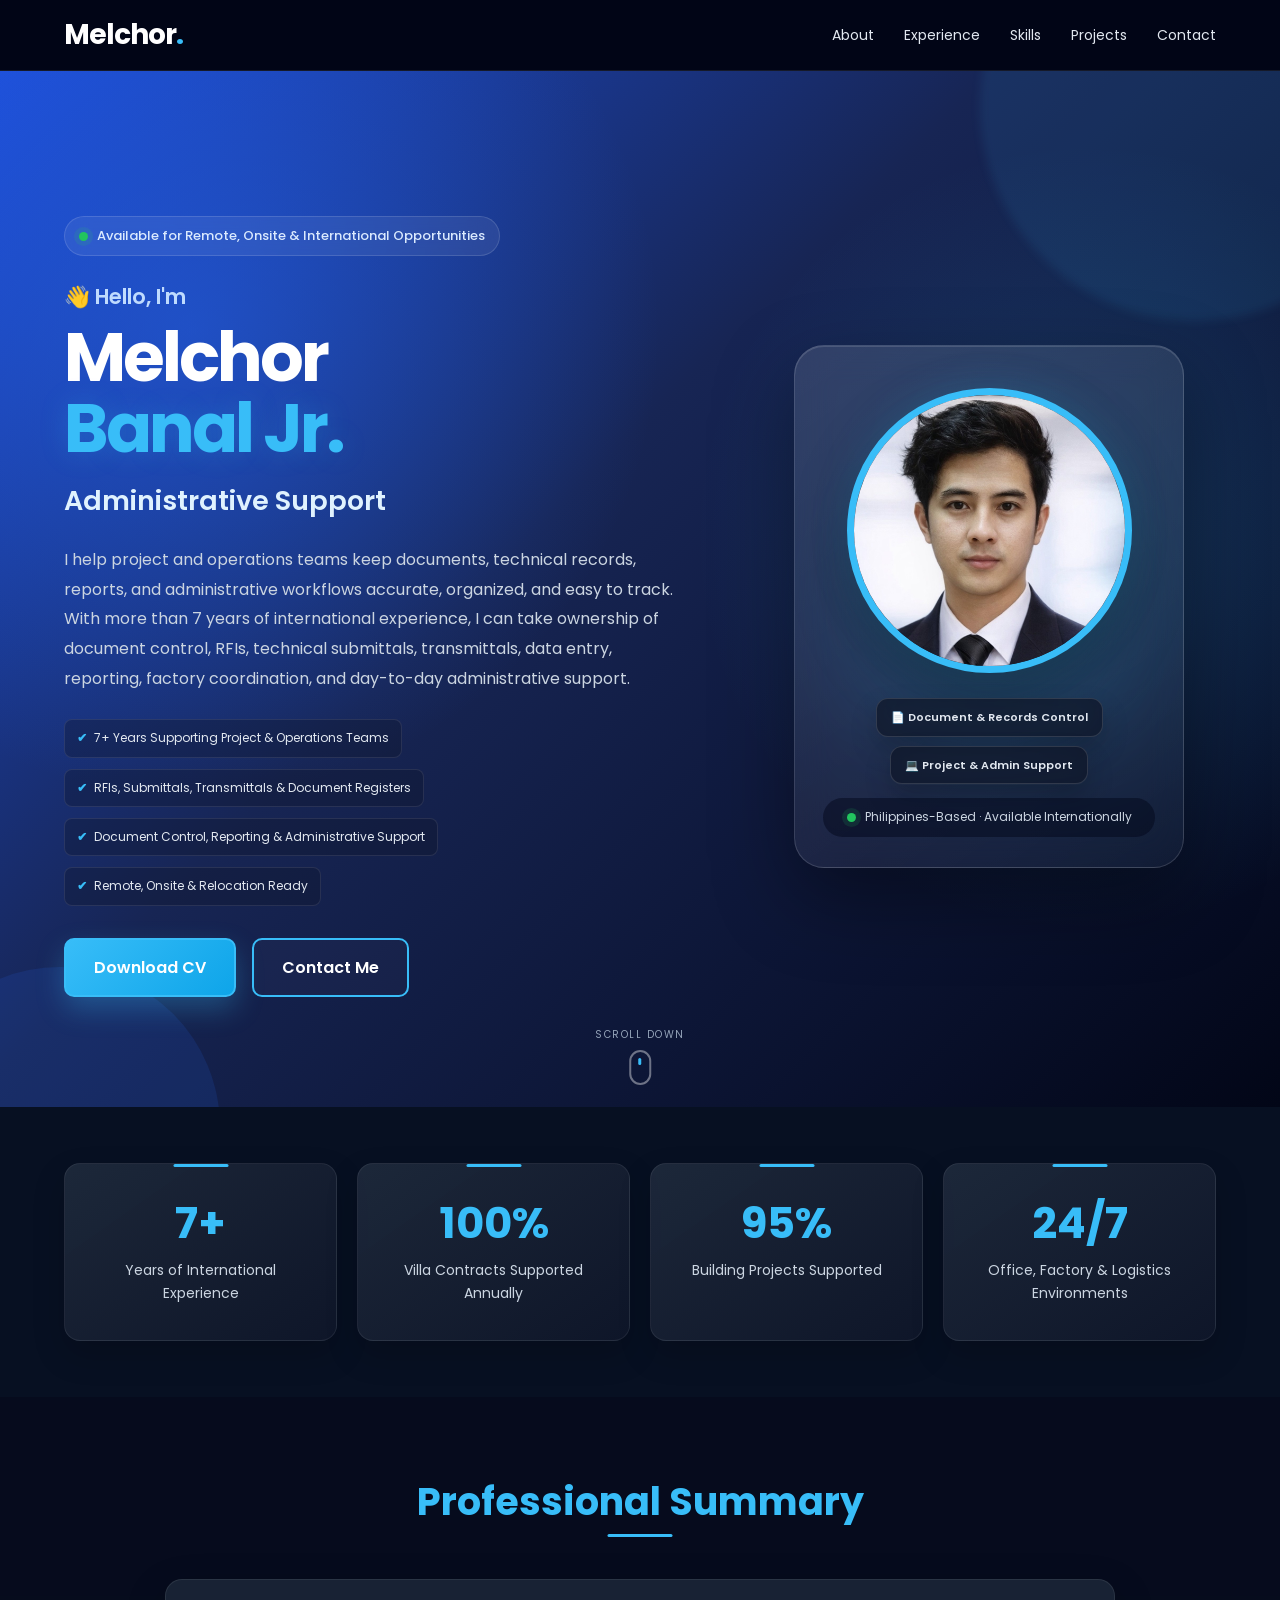
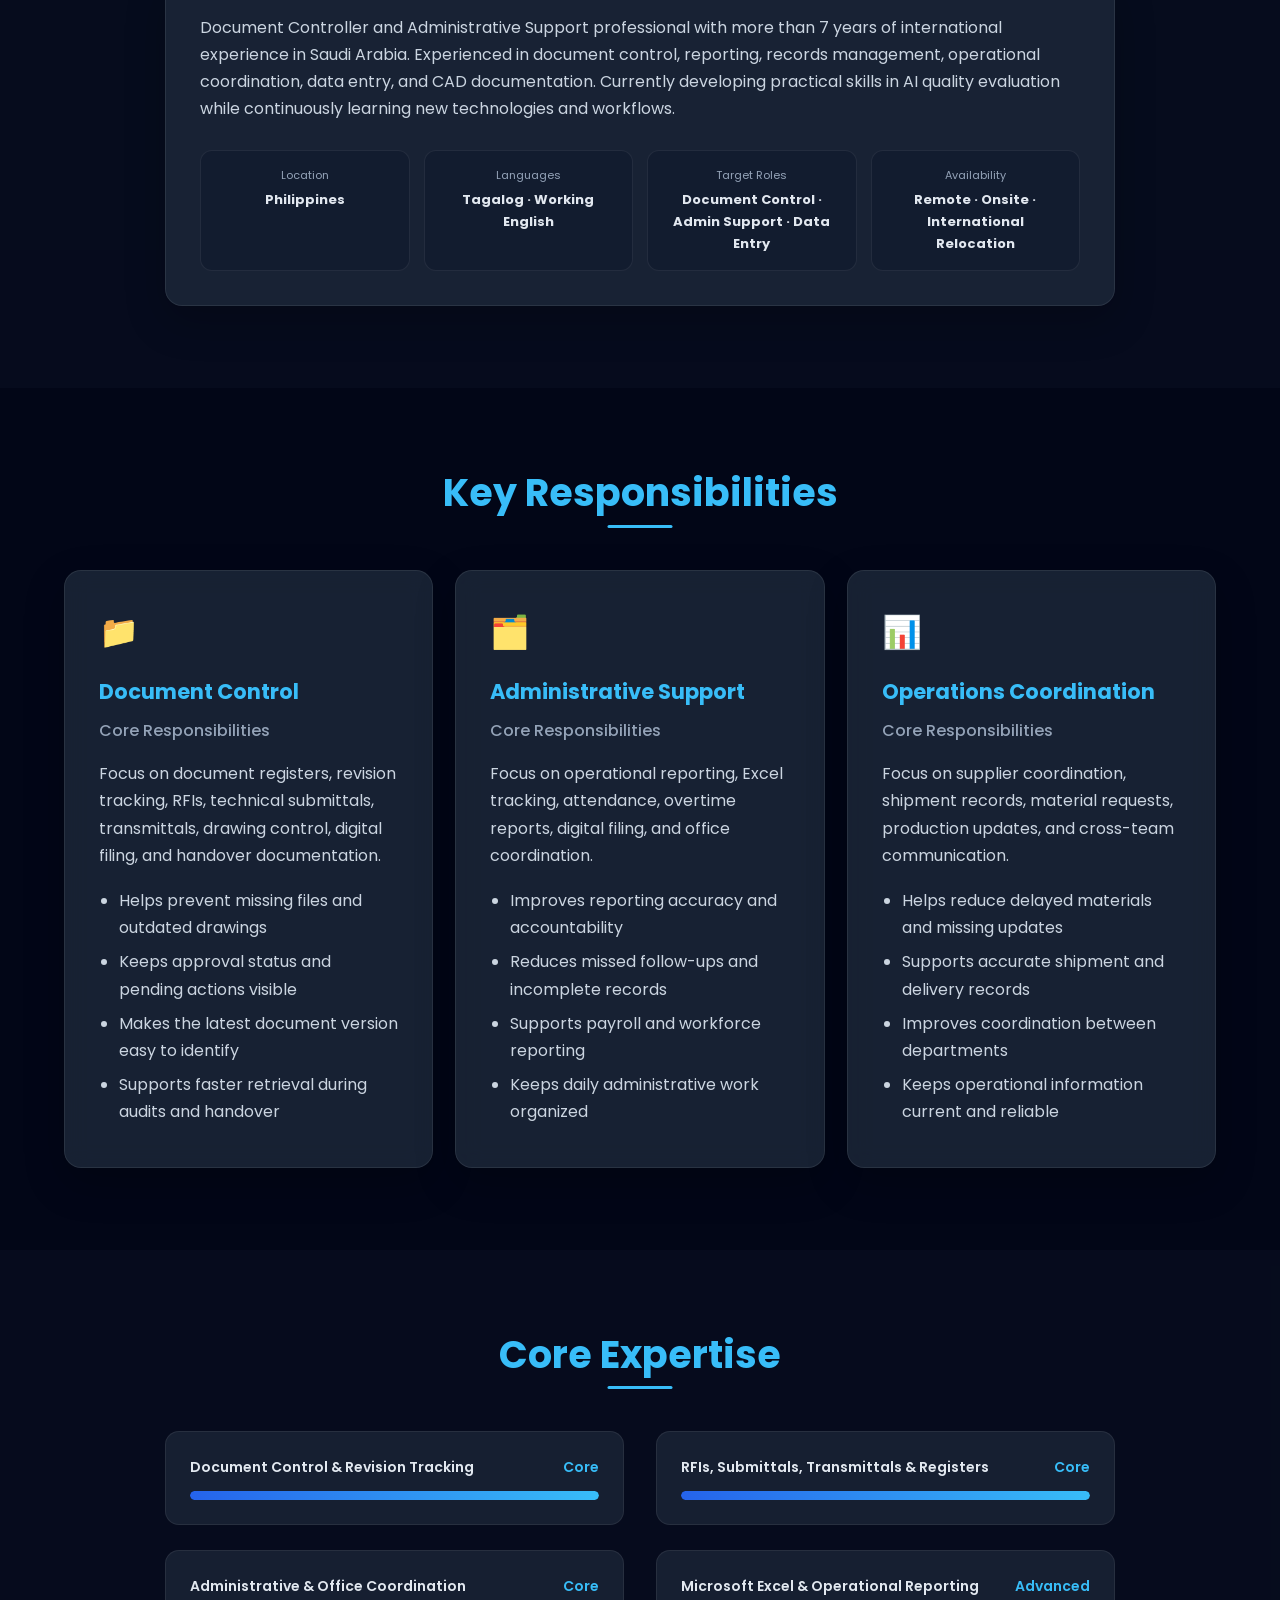
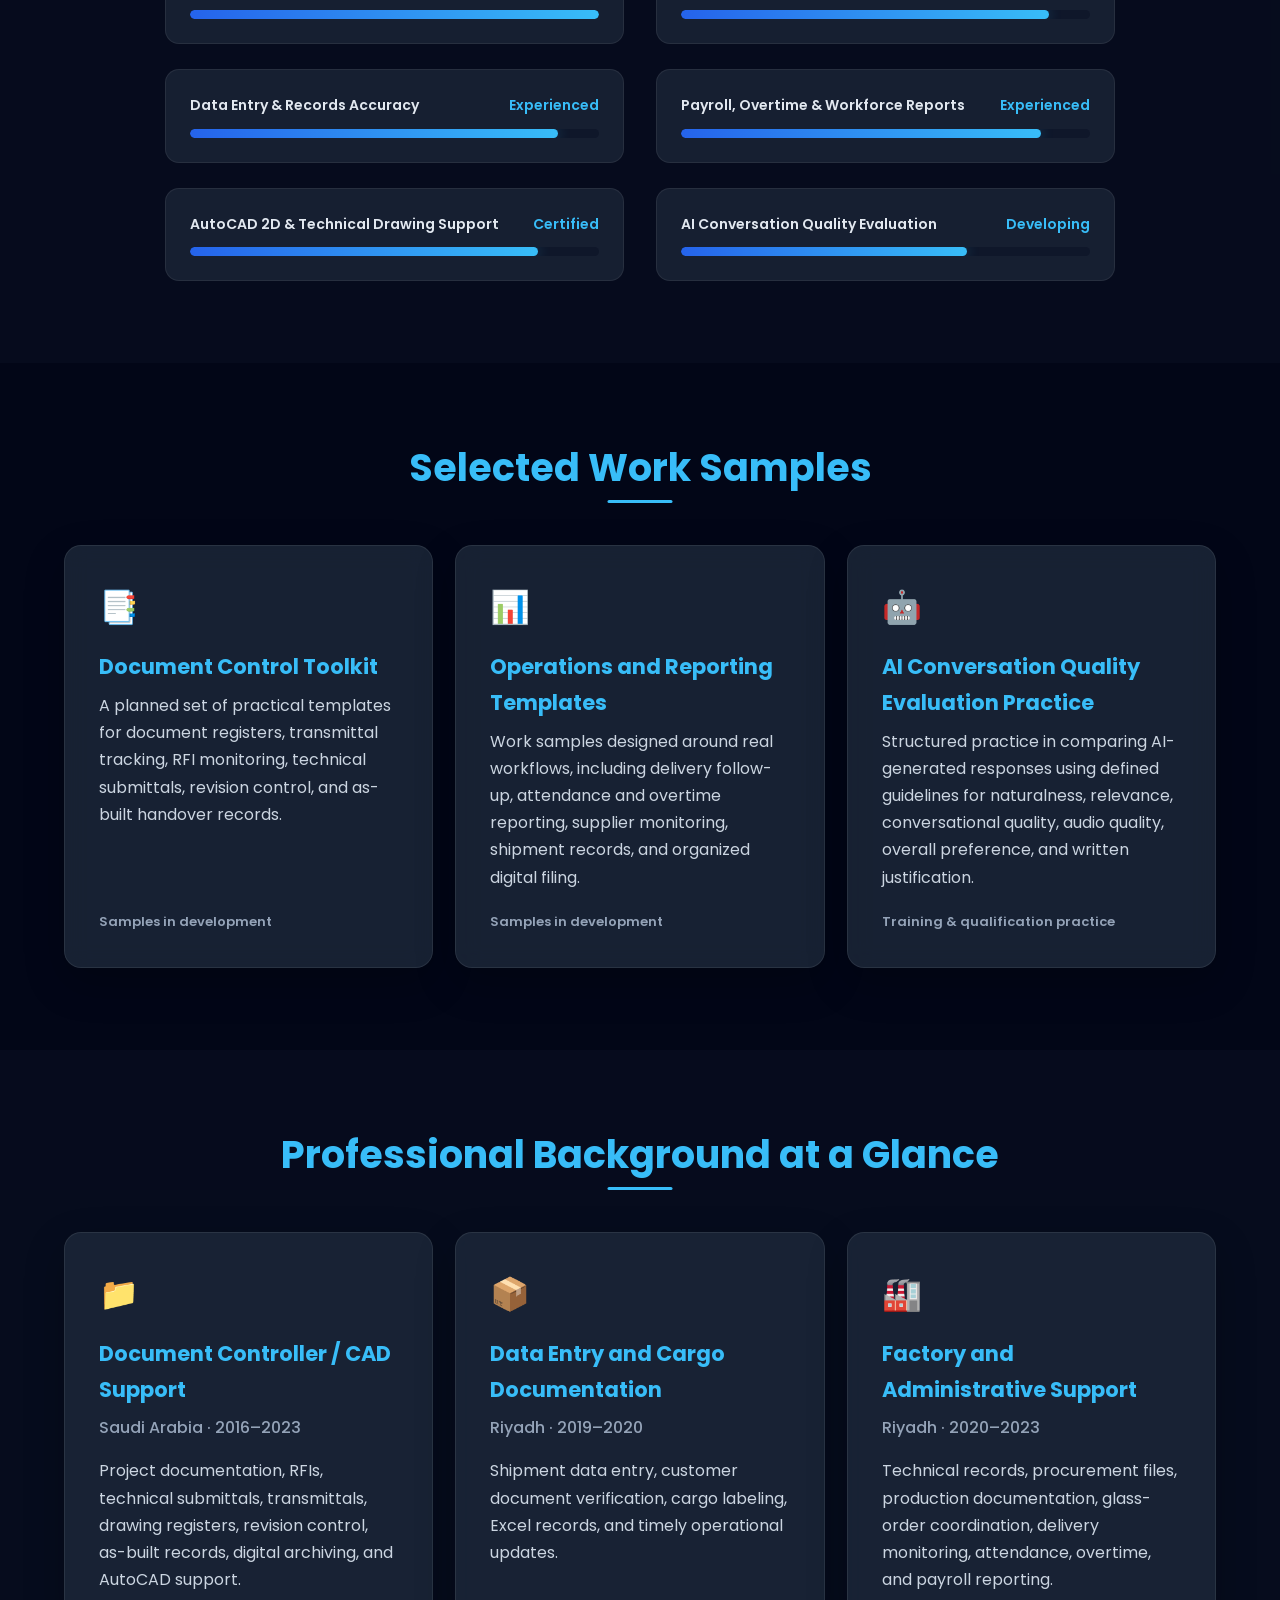
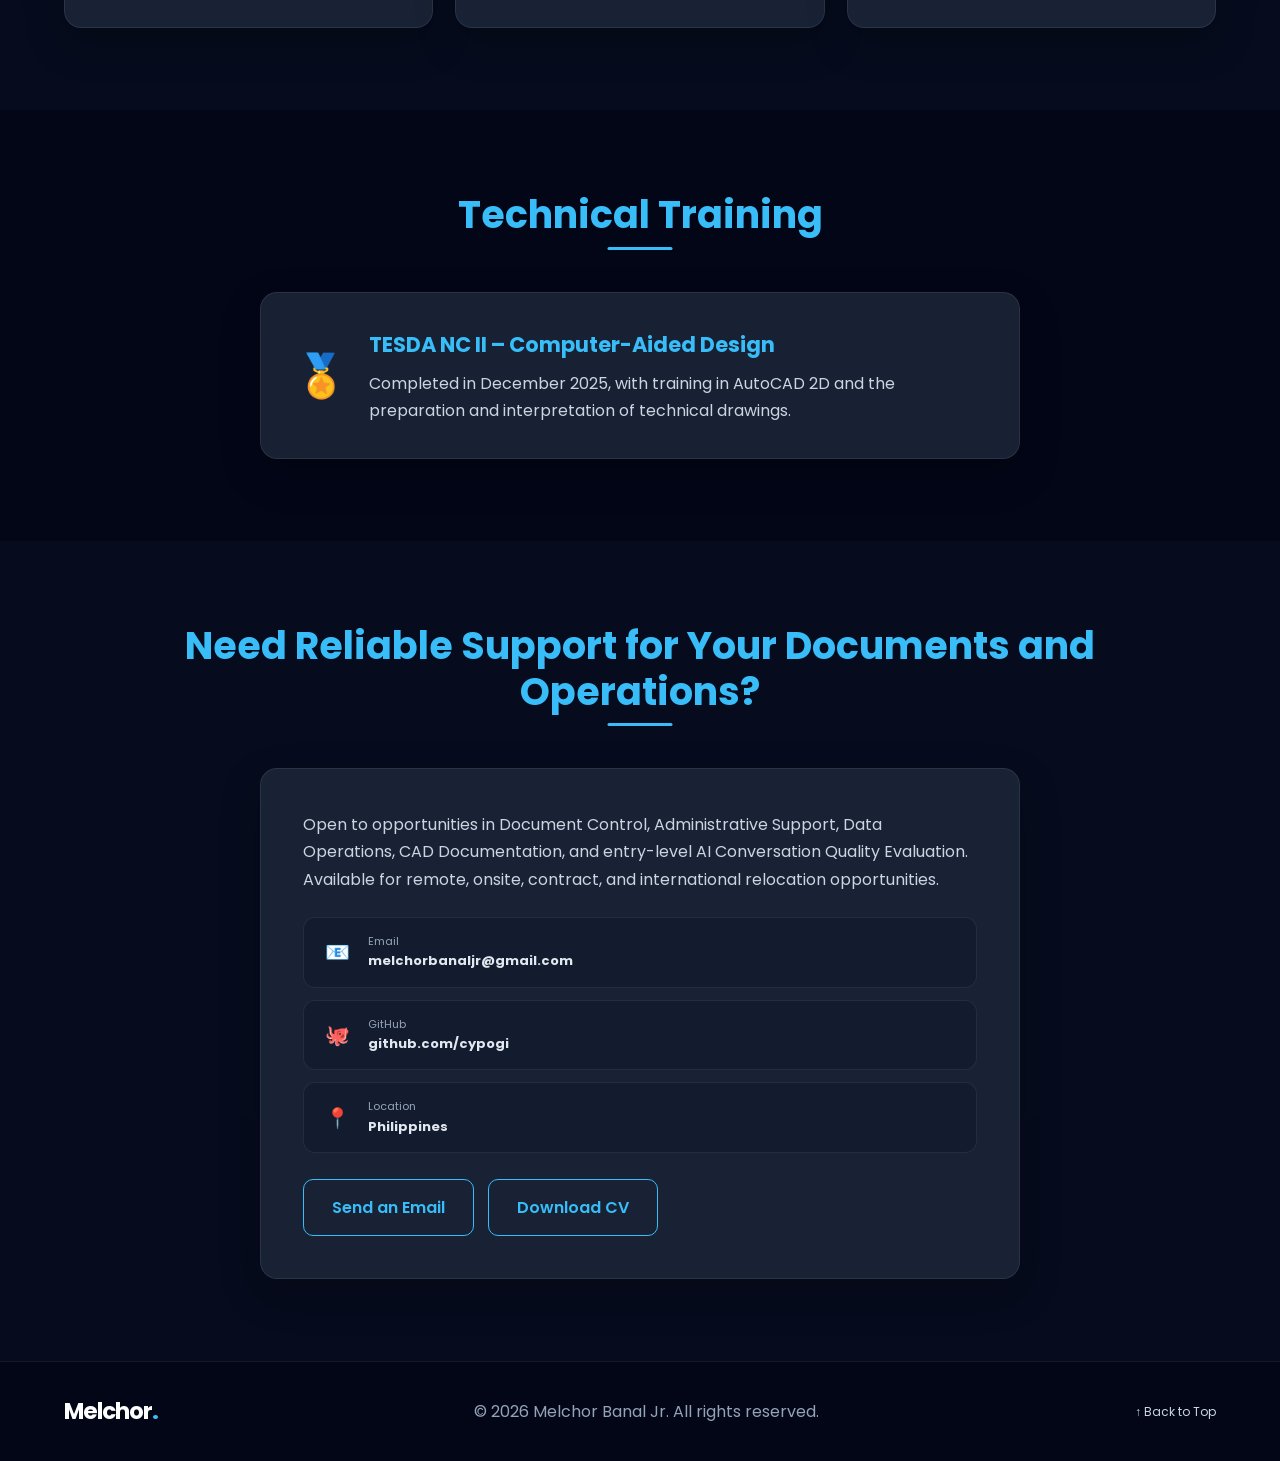
<file: index.html>
<!DOCTYPE html>
<html lang="en">

<head>

<meta charset="UTF-8">

<meta name="viewport"
      content="width=device-width, initial-scale=1.0">

<title>
Melchor Banal Jr. | Document Controller | Administrative Support | AI Quality Evaluation
</title>

<meta name="description"
content="Professional portfolio of Melchor Banal Jr., a Document Controller and Administrative Support professional with 7+ years of international experience in project documentation, reporting, data entry, factory coordination, and AI quality evaluation practice.">

<link rel="preconnect"
href="https://fonts.googleapis.com">

<link rel="preconnect"
href="https://fonts.gstatic.com"
crossorigin>

<link href="https://fonts.googleapis.com/css2?family=Poppins:wght@300;400;500;600;700;800&display=swap"
rel="stylesheet">

<link rel="stylesheet"
href="style.css">

<script defer
src="script.js"></script>

</head>

<body>

<!-- ========================================= -->

<!-- NAVIGATION -->

<!-- ========================================= -->

<nav>

<div class="container nav-container">

<a href="#"

class="logo">

Melchor<span>.</span>

</a>

<ul>

<li>

<a href="#about">

About

</a>

</li>

<li>

<a href="#experience">

Experience

</a>

</li>

<li>

<a href="#skills">

Skills

</a>

</li>

<li>

<a href="#projects">

Projects

</a>

</li>

<li>

<a href="#contact">

Contact

</a>

</li>

</ul>

</div>

</nav>

<!-- ========================================= -->

<!-- HERO -->

<!-- ========================================= -->

<header class="hero-section">

<div class="hero-decoration hero-decoration-one"></div>

<div class="hero-decoration hero-decoration-two"></div>

<div class="container hero">

<!-- LEFT -->

<div class="hero-left">

<div class="availability-badge">

<span class="availability-dot"></span>

Available for Remote, Onsite & International Opportunities

</div>

<p class="hero-greeting">

👋 Hello, I'm

</p>

<h1>

Melchor

<span>

Banal Jr.

</span>

</h1>

<h2 id="typing">

</h2>

<p class="hero-description">

I help project and operations teams keep documents, technical records,
reports, and administrative workflows accurate, organized, and easy to track.

With more than 7 years of international experience, I can take ownership of
document control, RFIs, technical submittals, transmittals, data entry,
reporting, factory coordination, and day-to-day administrative support.

</p>

<div class="hero-highlights">

<div class="hero-highlight">

<span class="highlight-icon">

✔

</span>

7+ Years Supporting Project & Operations Teams

</div>

<div class="hero-highlight">

<span class="highlight-icon">

✔

</span>

RFIs, Submittals, Transmittals & Document Registers

</div>

<div class="hero-highlight">

<span class="highlight-icon">

✔

</span>

Document Control, Reporting & Administrative Support

</div>

<div class="hero-highlight">

<span class="highlight-icon">

✔

</span>

Remote, Onsite & Relocation Ready

</div>

</div>

<div class="hero-buttons">

<a

href="assets/cv.pdf"

download

class="btn">

Download CV

</a>

<a

href="#contact"

class="btn-outline">

Contact Me

</a>

</div>

</div>

<!-- RIGHT -->

<div class="hero-right">

<div class="profile-card">

<div class="profile-glow"></div>

<div class="profile-image-wrapper">

<img

src="assets/profile.png"

alt="Melchor Banal Jr.">

</div>

<div class="floating-badge badge-top">

📄 Document & Records Control

</div>

<div class="floating-badge badge-bottom">

💻 Project & Admin Support

</div>

<div class="profile-status">

<span class="availability-dot"></span>

Philippines-Based · Available Internationally

</div>

</div>

</div>

</div>

<a

href="#about"

class="scroll-indicator">

<span>

Scroll Down

</span>

<div class="scroll-mouse">

<div class="scroll-wheel">

</div>

</div>

</a>

</header>

<!-- ========================================= -->

<!-- STATS -->

<!-- ========================================= -->

<section class="stats">

<div class="container stats-grid">

<div>

<h2>

7+

</h2>

<p>

Years of International Experience

</p>

</div>

<div>

<h2>

60–80+

</h2>

<p>

Villa Contracts Supported Annually

</p>

</div>

<div>

<h2>

10+

</h2>

<p>

Building Projects Supported

</p>

</div>

<div>

<h2>

3

</h2>

<p>

Office, Factory & Logistics Environments

</p>

</div>

</div>

</section>

<!-- ========================================= -->

<!-- ABOUT -->

<!-- ========================================= -->

<section id="about">

<div class="container">

<h2 class="section-title">

Professional Summary

</h2>

<div class="card about-card">

<p>

Document Controller and Administrative Support professional with more than 7 years of international experience in Saudi Arabia. Experienced in document control, reporting, records management, operational coordination, data entry, and CAD documentation. Currently developing practical skills in AI quality evaluation while continuously learning new technologies and workflows.

</p>

<div class="about-details">

<div class="about-detail">

<span>Location</span>

<strong>Philippines</strong>

</div>

<div class="about-detail">

<span>Languages</span>

<strong>Tagalog · Working English</strong>

</div>

<div class="about-detail">

<span>Target Roles</span>

<strong>Document Control · Admin Support · Data Entry</strong>

</div>

<div class="about-detail">

<span>Availability</span>

<strong>Remote · Onsite · International Relocation</strong>

</div>

</div>

</div>

</div>

</section>

<!-- ========================================= -->

<!-- EXPERIENCE -->

<!-- ========================================= -->

<section id="experience">

<div class="container">

<h2 class="section-title">

Key Responsibilities

</h2>

<div class="experience-grid">

<div class="card experience-card">

<div class="experience-icon">

📁

</div>

<h3>

Document Control

</h3>

<h4>

Core Responsibilities

</h4>

<p>

Focus on document registers, revision tracking, RFIs, technical submittals, transmittals, drawing control, digital filing, and handover documentation.</p>

<ul>

<li>Helps prevent missing files and outdated drawings</li>

<li>Keeps approval status and pending actions visible</li>

<li>Makes the latest document version easy to identify</li>

<li>Supports faster retrieval during audits and handover</li>

</ul>

</div>

<div class="card experience-card">

<div class="experience-icon">

🗂️

</div>

<h3>

Administrative Support

</h3>

<h4>

Core Responsibilities</h4>

<p>

Focus on operational reporting, Excel tracking, attendance, overtime reports, digital filing, and office coordination.</p>

<ul>

<li>Improves reporting accuracy and accountability</li>

<li>Reduces missed follow-ups and incomplete records</li>

<li>Supports payroll and workforce reporting</li>

<li>Keeps daily administrative work organized</li>

</ul>

</div>

<div class="card experience-card">

<div class="experience-icon">

📊

</div>

<h3>

Operations Coordination

</h3>

<h4>

Core Responsibilities</h4>

<p>

Focus on supplier coordination, shipment records, material requests, production updates, and cross-team communication.</p>

<ul>

<li>Helps reduce delayed materials and missing updates</li>

<li>Supports accurate shipment and delivery records</li>

<li>Improves coordination between departments</li>

<li>Keeps operational information current and reliable</li>

</ul>

</div>

</div>

</div>

</section>

<!-- ========================================= -->

<!-- SKILLS -->

<!-- ========================================= -->

<section id="skills">

<div class="container">

<h2 class="section-title">

Core Expertise

</h2>

<div class="skills-grid">

<div class="skill">

<div class="skill-title">

<span>Document Control & Revision Tracking</span>

<span>Core</span>

</div>

<div class="bar">

<div class="fill" style="width:100%;"></div>

</div>

</div>

<div class="skill">

<div class="skill-title">

<span>RFIs, Submittals, Transmittals & Registers</span>

<span>Core</span>

</div>

<div class="bar">

<div class="fill" style="width:100%;"></div>

</div>

</div>

<div class="skill">

<div class="skill-title">

<span>Administrative & Office Coordination</span>

<span>Core</span>

</div>

<div class="bar">

<div class="fill" style="width:100%;"></div>

</div>

</div>

<div class="skill">

<div class="skill-title">

<span>Microsoft Excel & Operational Reporting</span>

<span>Advanced</span>

</div>

<div class="bar">

<div class="fill" style="width:90%;"></div>

</div>

</div>

<div class="skill">

<div class="skill-title">

<span>Data Entry & Records Accuracy</span>

<span>Experienced</span>

</div>

<div class="bar">

<div class="fill" style="width:90%;"></div>

</div>

</div>

<div class="skill">

<div class="skill-title">

<span>Payroll, Overtime & Workforce Reports</span>

<span>Experienced</span>

</div>

<div class="bar">

<div class="fill" style="width:88%;"></div>

</div>

</div>

<div class="skill">

<div class="skill-title">

<span>AutoCAD 2D & Technical Drawing Support</span>

<span>Certified</span>

</div>

<div class="bar">

<div class="fill" style="width:85%;"></div>

</div>

</div>

<div class="skill">

<div class="skill-title">

<span>AI Conversation Quality Evaluation</span>

<span>Developing</span>

</div>

<div class="bar">

<div class="fill" style="width:70%;"></div>

</div>

</div>

</div>

</div>

</section>

<!-- ========================================= -->

<!-- PROJECTS -->

<!-- ========================================= -->

<section id="projects">

<div class="container">

<h2 class="section-title">

Selected Work Samples

</h2>

<div class="experience-grid">

<div class="card project-card">

<div class="project-icon">

📑

</div>

<h3>

Document Control Toolkit

</h3>

<p>

A planned set of practical templates for document registers,
transmittal tracking, RFI monitoring, technical submittals,
revision control, and as-built handover records.

</p>

<span class="project-status">

Samples in development

</span>

</div>

<div class="card project-card">

<div class="project-icon">

📊

</div>

<h3>

Operations and Reporting Templates

</h3>

<p>

Work samples designed around real workflows, including delivery follow-up,
attendance and overtime reporting, supplier monitoring, shipment records,
and organized digital filing.

</p>

<span class="project-status">

Samples in development

</span>

</div>

<div class="card project-card">

<div class="project-icon">

🤖

</div>

<h3>

AI Conversation Quality Evaluation Practice

</h3>

<p>

Structured practice in comparing AI-generated responses using defined
guidelines for naturalness, relevance, conversational quality, audio quality,
overall preference, and written justification.

</p>

<span class="project-status">

Training & qualification practice

</span>

</div>

</div>

</div>

</section>

<!-- ========================================= -->


<!-- ========================================= -->

<!-- PROFESSIONAL BACKGROUND -->

<!-- ========================================= -->

<section id="background">

<div class="container">

<h2 class="section-title">

Professional Background at a Glance

</h2>

<div class="experience-grid">

<div class="card experience-card">

<div class="experience-icon">

📁

</div>

<h3>

Document Controller / CAD Support

</h3>

<h4>

Saudi Arabia · 2016–2023

</h4>

<p>

Project documentation, RFIs, technical submittals, transmittals,
drawing registers, revision control, as-built records, digital archiving,
and AutoCAD support.

</p>

</div>

<div class="card experience-card">

<div class="experience-icon">

📦

</div>

<h3>

Data Entry and Cargo Documentation

</h3>

<h4>

Riyadh · 2019–2020

</h4>

<p>

Shipment data entry, customer document verification, cargo labeling,
Excel records, and timely operational updates.

</p>

</div>

<div class="card experience-card">

<div class="experience-icon">

🏭

</div>

<h3>

Factory and Administrative Support

</h3>

<h4>

Riyadh · 2020–2023

</h4>

<p>

Technical records, procurement files, production documentation,
glass-order coordination, delivery monitoring, attendance, overtime,
and payroll reporting.

</p>

</div>

</div>

</div>

</section>

<!-- CERTIFICATION -->

<!-- ========================================= -->

<section id="certifications">

<div class="container">

<h2 class="section-title">

Technical Training

</h2>

<div class="card certification-card">

<div class="certification-icon">

🏅

</div>

<div>

<h3>

TESDA NC II – Computer-Aided Design

</h3>

<p>

Completed in December 2025, with training in AutoCAD 2D and the preparation and interpretation of technical drawings.

</p>

</div>

</div>

</div>

</section>

<!-- ========================================= -->

<!-- CONTACT -->

<!-- ========================================= -->

<section id="contact">

<div class="container">

<h2 class="section-title">

Need Reliable Support for Your Documents and Operations?

</h2>

<div class="card contact-card">

<p class="contact-intro">

Open to opportunities in Document Control, Administrative Support, Data Operations, CAD Documentation, and entry-level AI Conversation Quality Evaluation. Available for remote, onsite, contract, and international relocation opportunities.

</p>

<div class="contact-list">

<a href="mailto:melchorbanaljr@gmail.com"
   class="contact-item">

<span class="contact-icon">

📧

</span>

<div>

<small>Email</small>

<strong>melchorbanaljr@gmail.com</strong>

</div>

</a>

<a href="https://github.com/cypogi"
   target="_blank"
   rel="noopener noreferrer"
   class="contact-item">

<span class="contact-icon">

🐙

</span>

<div>

<small>GitHub</small>

<strong>github.com/cypogi</strong>

</div>

</a>

<div class="contact-item">

<span class="contact-icon">

📍

</span>

<div>

<small>Location</small>

<strong>Philippines</strong>

</div>

</div>

</div>

<div class="contact-buttons">

<a href="mailto:melchorbanaljr@gmail.com"
   class="btn">

Send an Email

</a>

<a href="assets/cv.pdf"
   download="Melchor-Banal-Jr-CV.pdf"
   class="btn-outline">

Download CV

</a>

</div>

</div>

</div>

</section>

<!-- ========================================= -->

<!-- FOOTER -->

<!-- ========================================= -->

<footer>

<div class="container footer-content">

<a href="#" class="logo">

Melchor<span>.</span>

</a>

<p>

© 2026 Melchor Banal Jr. All rights reserved.

</p>

<a href="#"
   class="back-to-top"
   aria-label="Back to top">

↑ Back to Top

</a>

</div>

</footer>

</body>

</html>
</file>
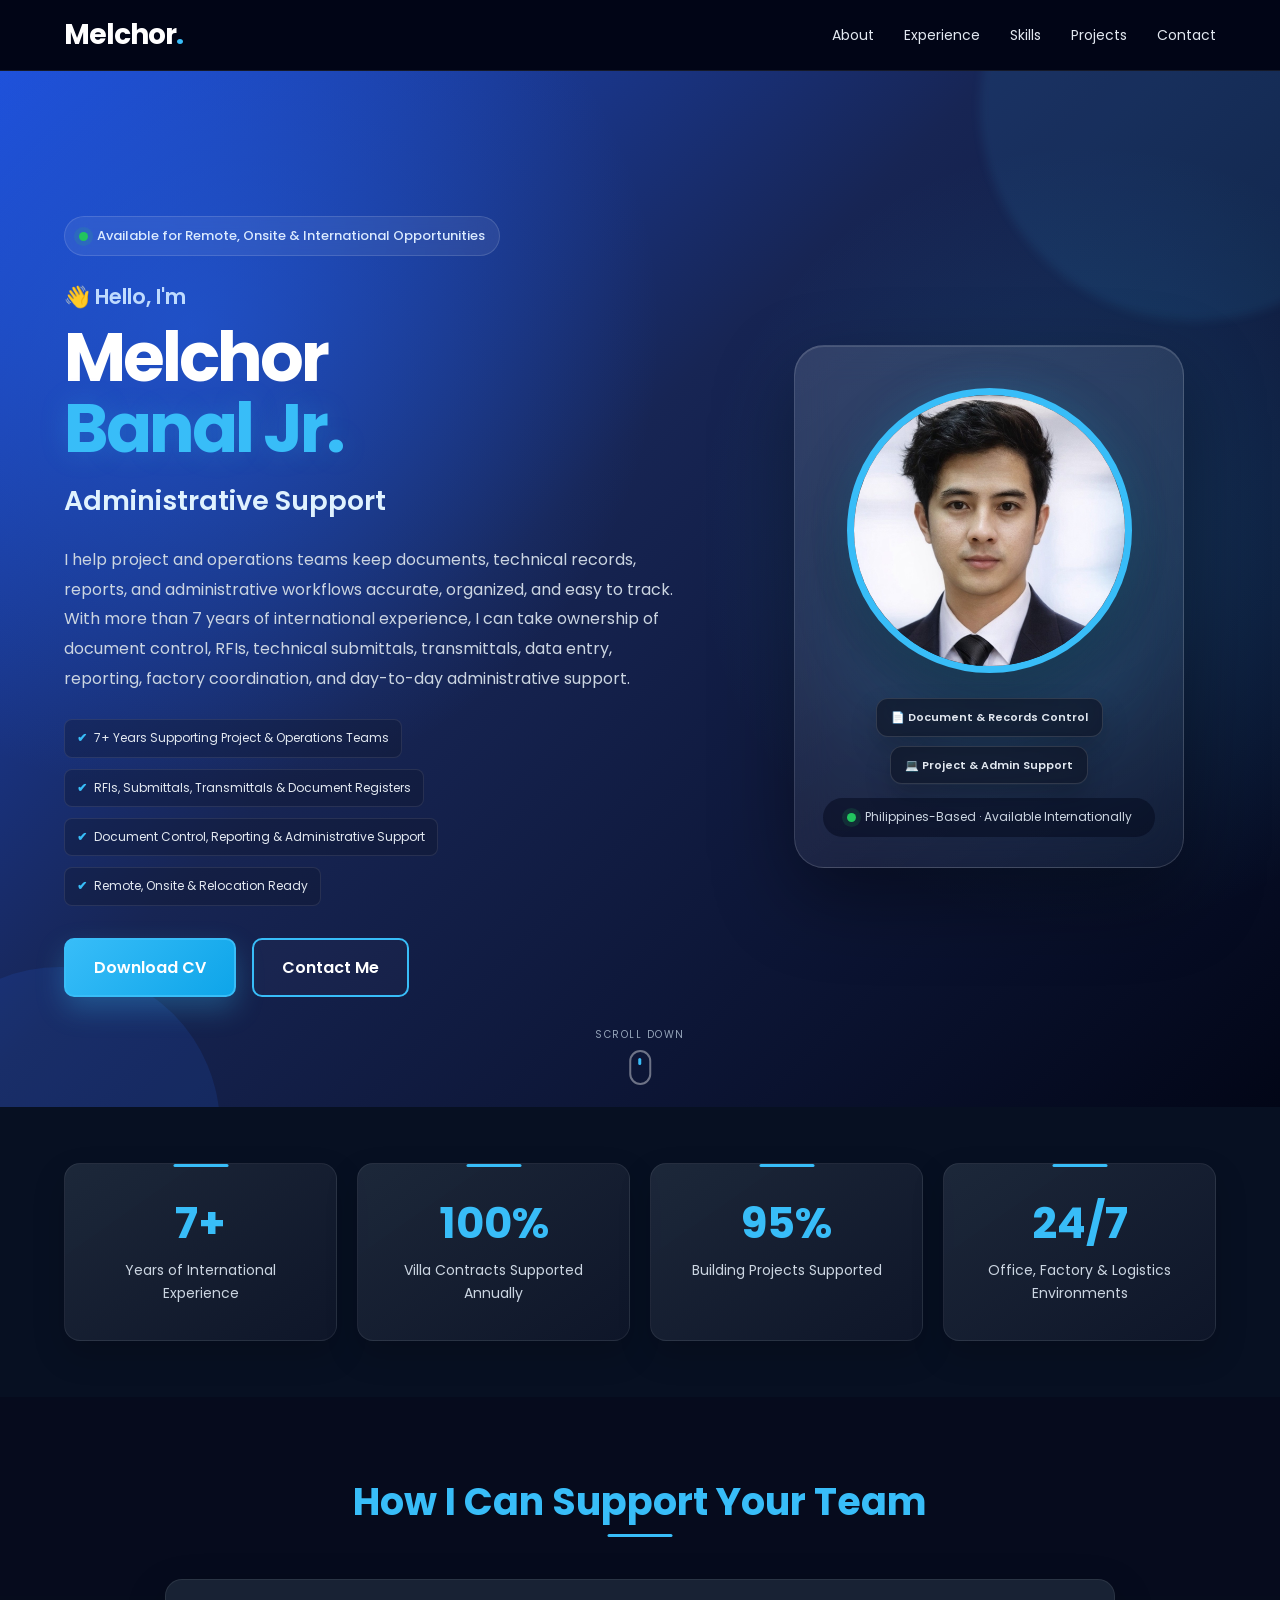
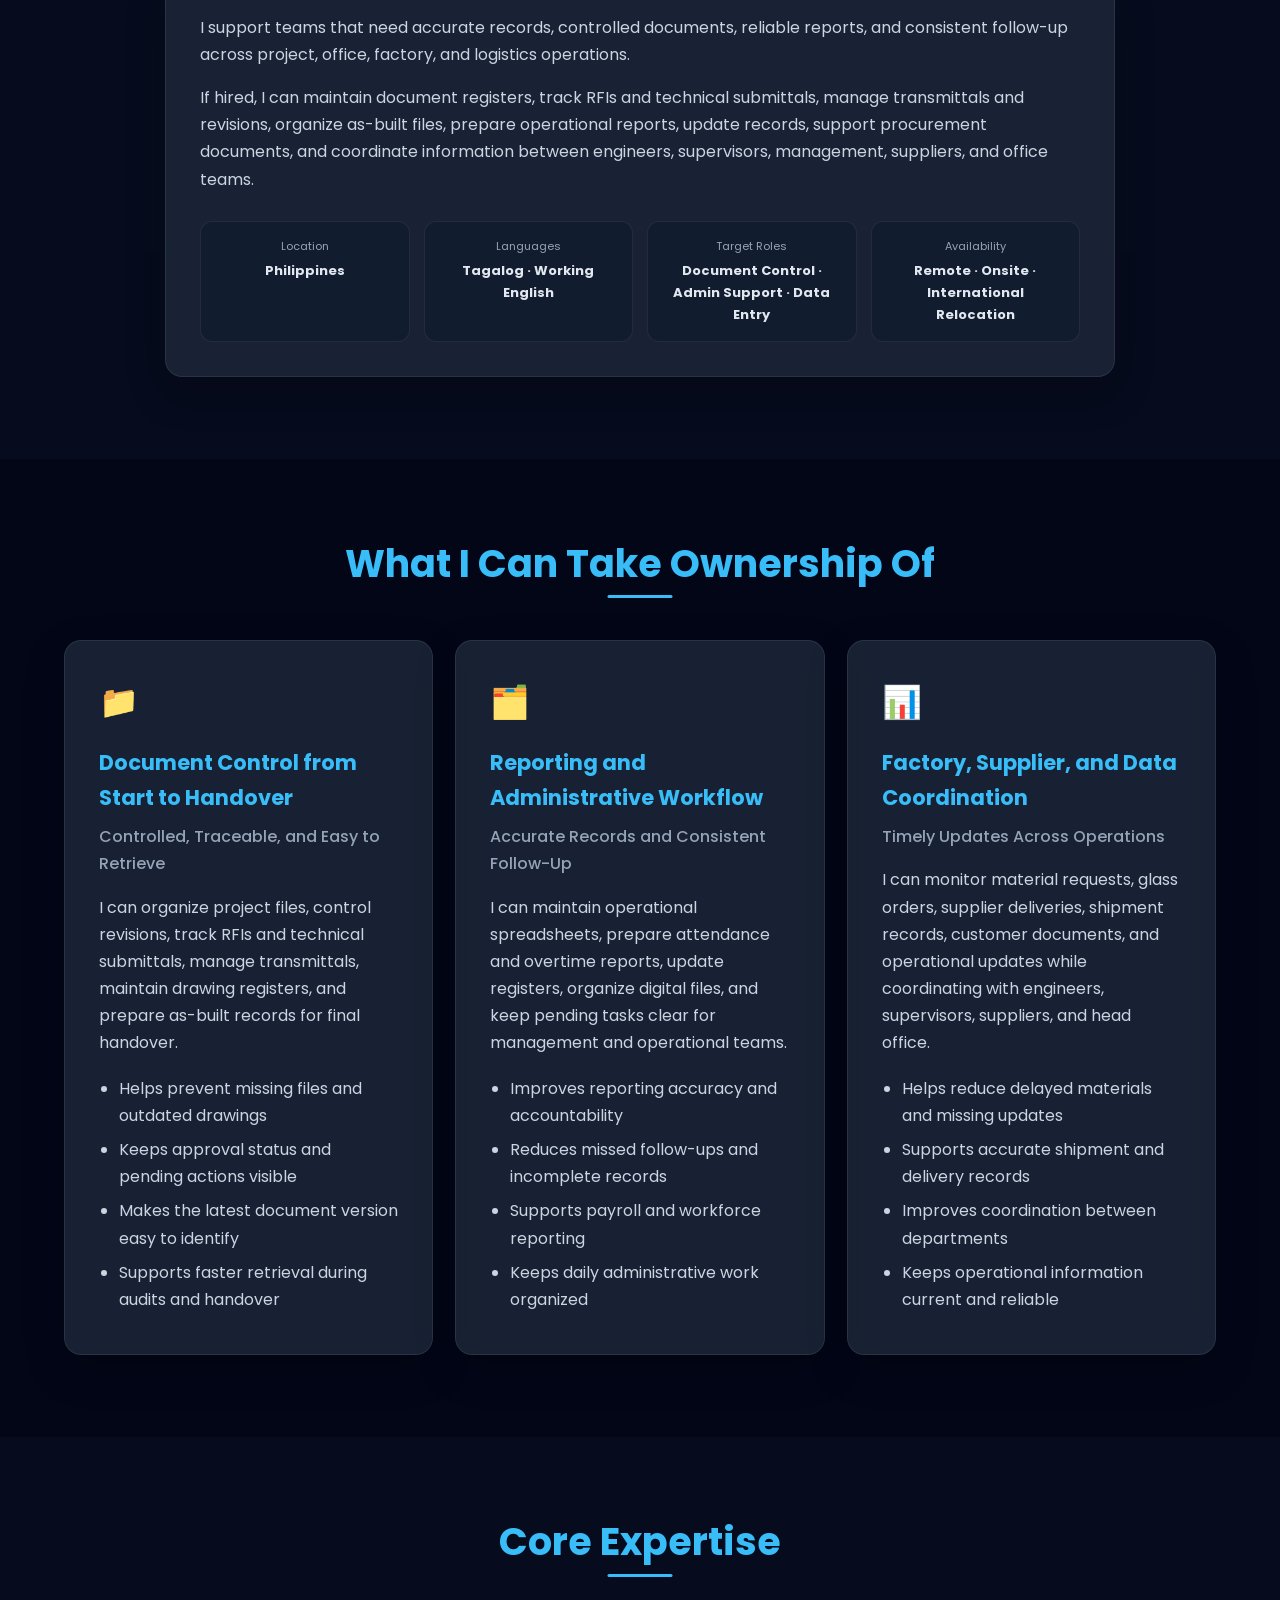
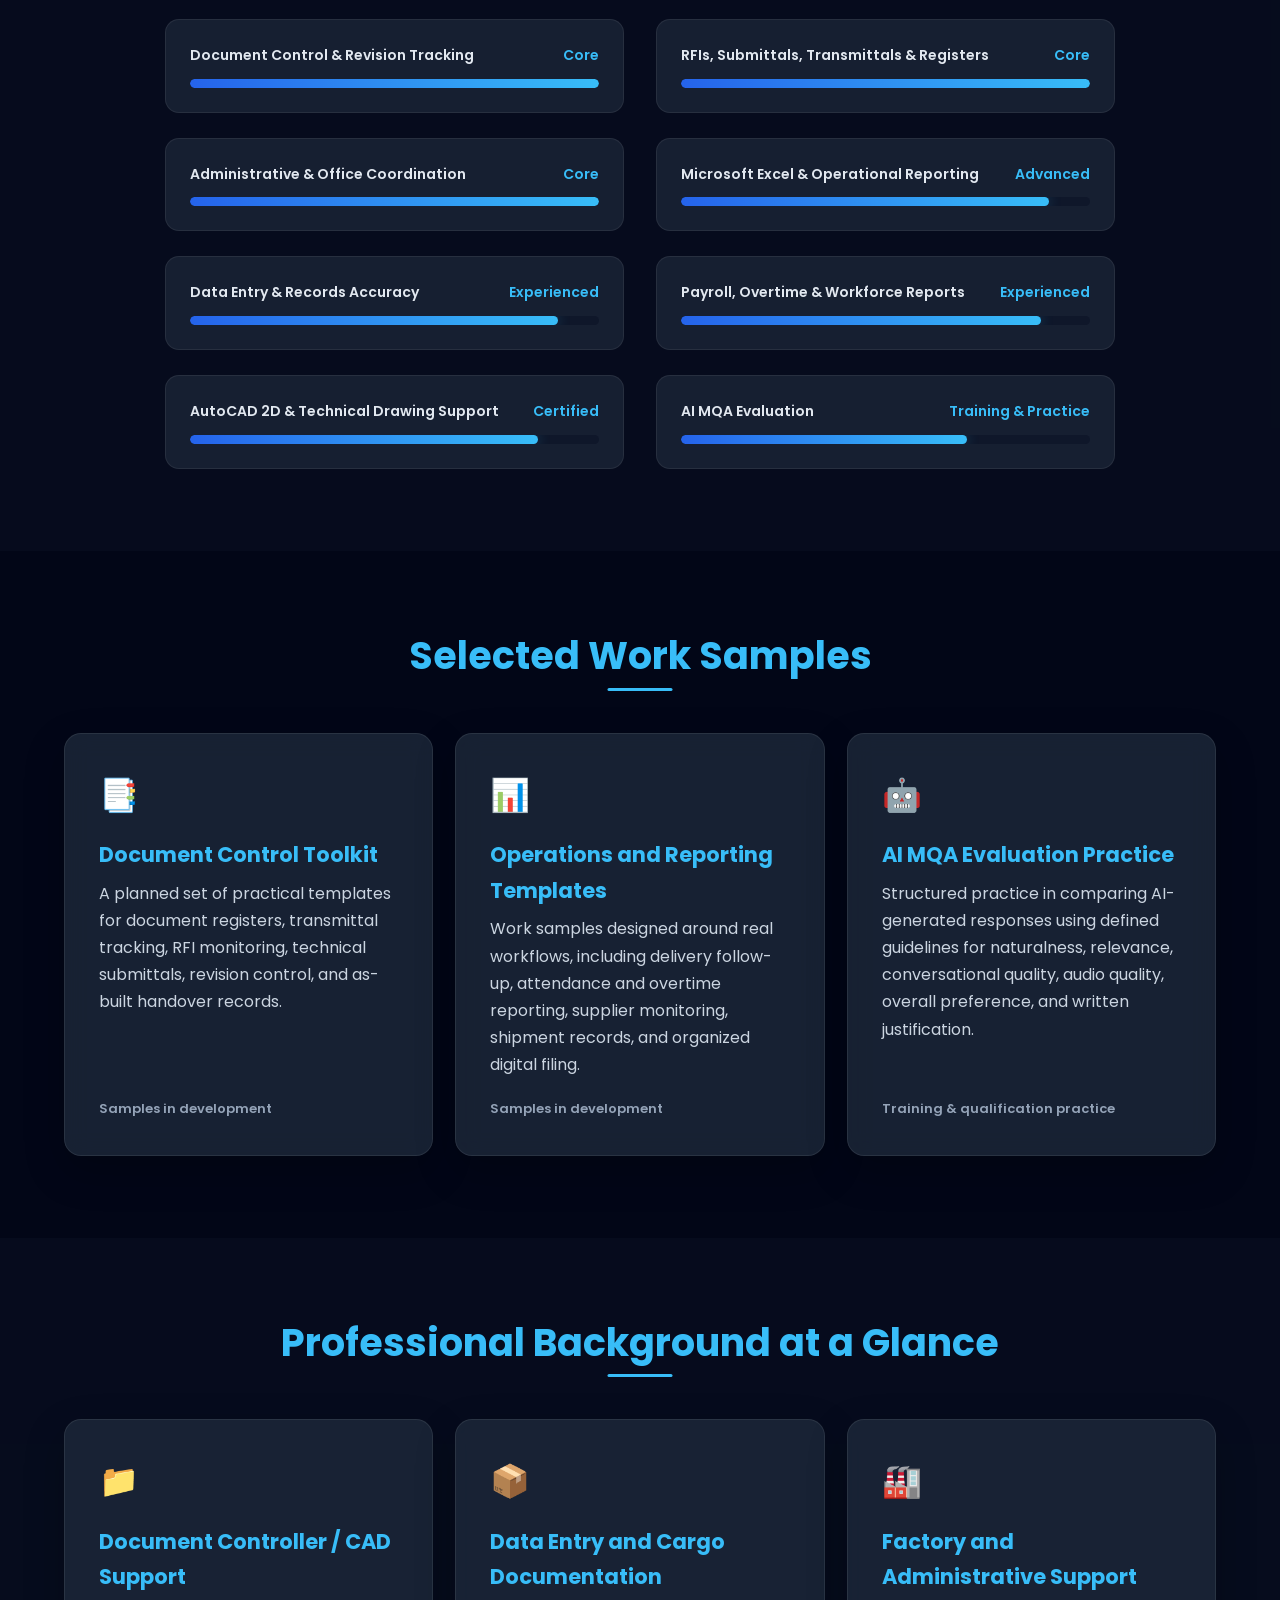
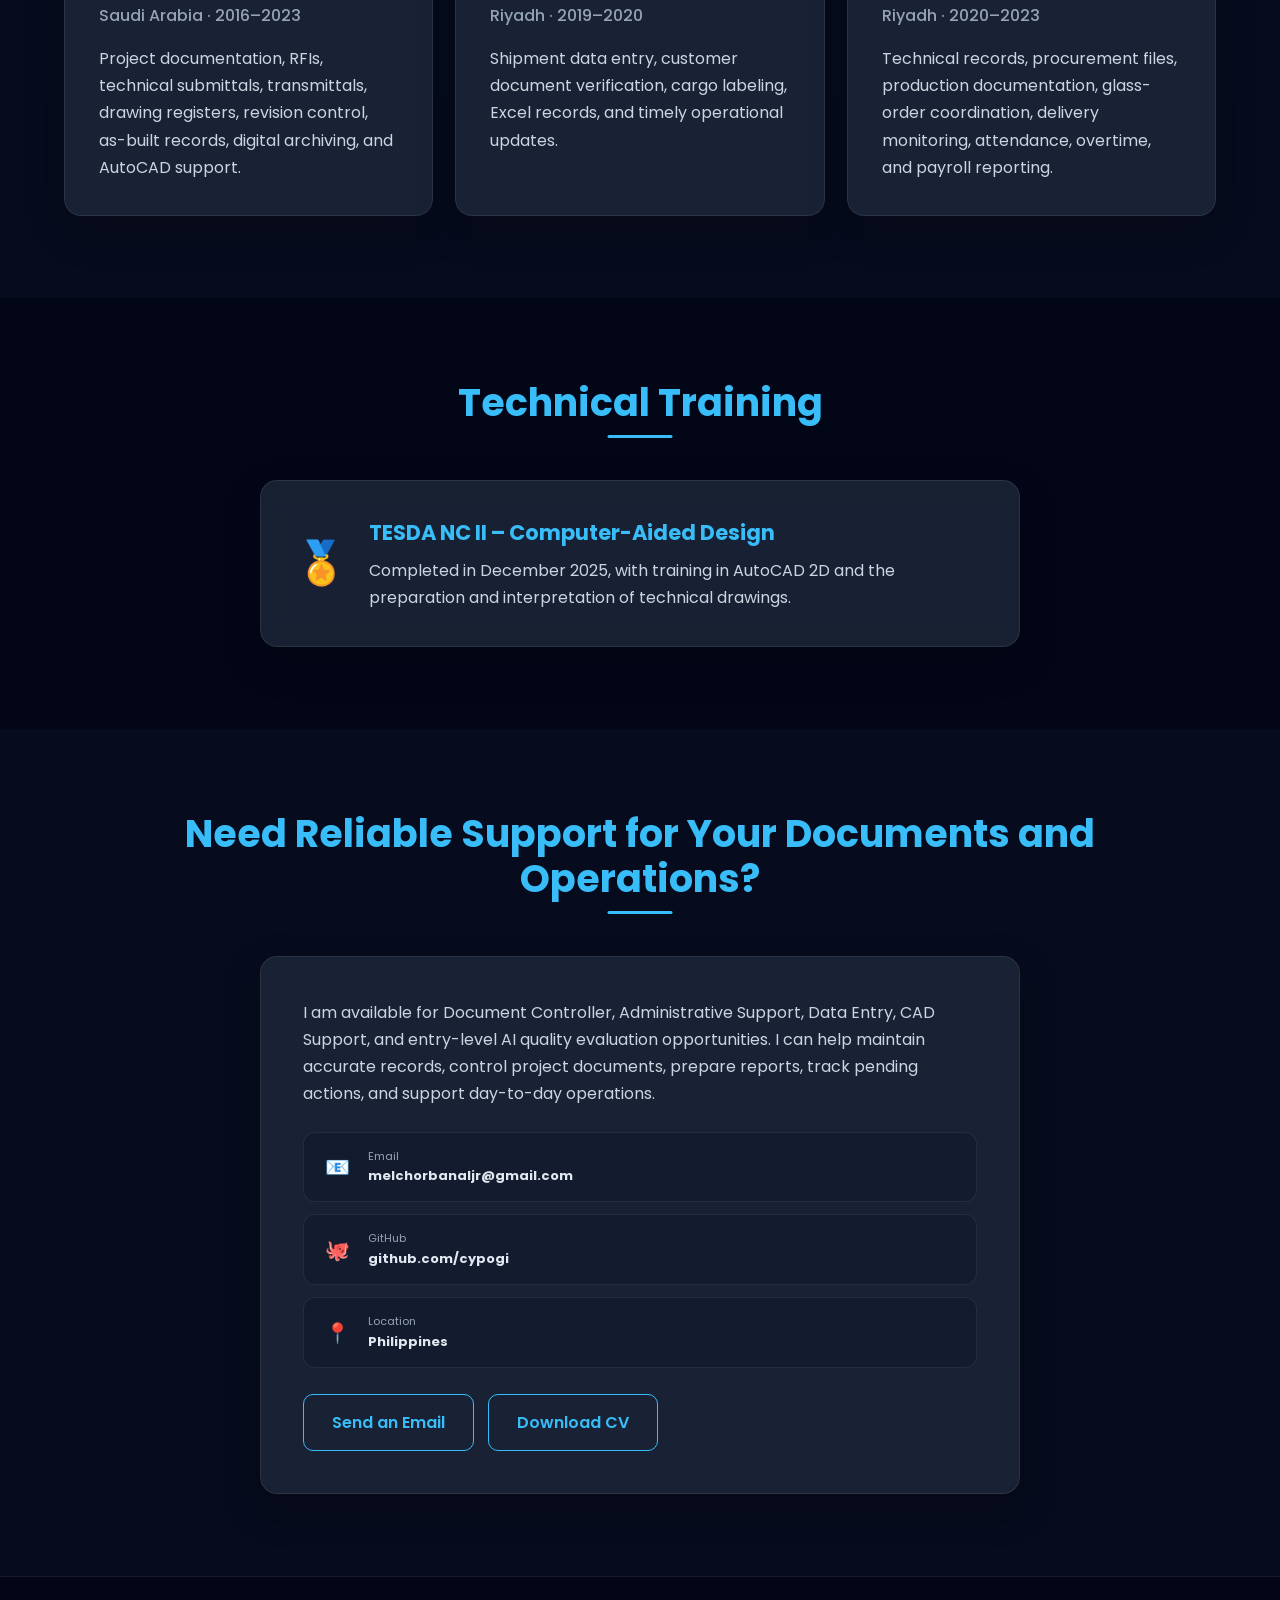
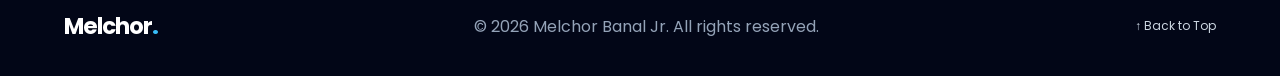
<file: index_final.html>
<!DOCTYPE html>
<html lang="en">

<head>

<meta charset="UTF-8">

<meta name="viewport"
      content="width=device-width, initial-scale=1.0">

<title>
Melchor Banal Jr. | Document Controller | Administrative Support | AI Quality Evaluation
</title>

<meta name="description"
content="Professional portfolio of Melchor Banal Jr., a Document Controller and Administrative Support professional with 7+ years of international experience in project documentation, reporting, data entry, factory coordination, and AI quality evaluation practice.">

<link rel="preconnect"
href="https://fonts.googleapis.com">

<link rel="preconnect"
href="https://fonts.gstatic.com"
crossorigin>

<link href="https://fonts.googleapis.com/css2?family=Poppins:wght@300;400;500;600;700;800&display=swap"
rel="stylesheet">

<link rel="stylesheet"
href="style.css">

<script defer
src="script.js"></script>

</head>

<body>

<!-- ========================================= -->

<!-- NAVIGATION -->

<!-- ========================================= -->

<nav>

<div class="container nav-container">

<a href="#"

class="logo">

Melchor<span>.</span>

</a>

<ul>

<li>

<a href="#about">

About

</a>

</li>

<li>

<a href="#experience">

Experience

</a>

</li>

<li>

<a href="#skills">

Skills

</a>

</li>

<li>

<a href="#projects">

Projects

</a>

</li>

<li>

<a href="#contact">

Contact

</a>

</li>

</ul>

</div>

</nav>

<!-- ========================================= -->

<!-- HERO -->

<!-- ========================================= -->

<header class="hero-section">

<div class="hero-decoration hero-decoration-one"></div>

<div class="hero-decoration hero-decoration-two"></div>

<div class="container hero">

<!-- LEFT -->

<div class="hero-left">

<div class="availability-badge">

<span class="availability-dot"></span>

Available for Remote, Onsite & International Opportunities

</div>

<p class="hero-greeting">

👋 Hello, I'm

</p>

<h1>

Melchor

<span>

Banal Jr.

</span>

</h1>

<h2 id="typing">

</h2>

<p class="hero-description">

I help project and operations teams keep documents, technical records,
reports, and administrative workflows accurate, organized, and easy to track.

With more than 7 years of international experience, I can take ownership of
document control, RFIs, technical submittals, transmittals, data entry,
reporting, factory coordination, and day-to-day administrative support.

</p>

<div class="hero-highlights">

<div class="hero-highlight">

<span class="highlight-icon">

✔

</span>

7+ Years Supporting Project & Operations Teams

</div>

<div class="hero-highlight">

<span class="highlight-icon">

✔

</span>

RFIs, Submittals, Transmittals & Document Registers

</div>

<div class="hero-highlight">

<span class="highlight-icon">

✔

</span>

Document Control, Reporting & Administrative Support

</div>

<div class="hero-highlight">

<span class="highlight-icon">

✔

</span>

Remote, Onsite & Relocation Ready

</div>

</div>

<div class="hero-buttons">

<a

href="assets/cv.pdf"

download

class="btn">

Download CV

</a>

<a

href="#contact"

class="btn-outline">

Contact Me

</a>

</div>

</div>

<!-- RIGHT -->

<div class="hero-right">

<div class="profile-card">

<div class="profile-glow"></div>

<div class="profile-image-wrapper">

<img

src="assets/profile.png"

alt="Melchor Banal Jr.">

</div>

<div class="floating-badge badge-top">

📄 Document & Records Control

</div>

<div class="floating-badge badge-bottom">

💻 Project & Admin Support

</div>

<div class="profile-status">

<span class="availability-dot"></span>

Philippines-Based · Available Internationally

</div>

</div>

</div>

</div>

<a

href="#about"

class="scroll-indicator">

<span>

Scroll Down

</span>

<div class="scroll-mouse">

<div class="scroll-wheel">

</div>

</div>

</a>

</header>

<!-- ========================================= -->

<!-- STATS -->

<!-- ========================================= -->

<section class="stats">

<div class="container stats-grid">

<div>

<h2>

7+

</h2>

<p>

Years of International Experience

</p>

</div>

<div>

<h2>

60–80+

</h2>

<p>

Villa Contracts Supported Annually

</p>

</div>

<div>

<h2>

10+

</h2>

<p>

Building Projects Supported

</p>

</div>

<div>

<h2>

3

</h2>

<p>

Office, Factory & Logistics Environments

</p>

</div>

</div>

</section>

<!-- ========================================= -->

<!-- ABOUT -->

<!-- ========================================= -->

<section id="about">

<div class="container">

<h2 class="section-title">

How I Can Support Your Team

</h2>

<div class="card about-card">

<p>

I support teams that need accurate records, controlled documents,
reliable reports, and consistent follow-up across project, office,
factory, and logistics operations.

</p>

<p>

If hired, I can maintain document registers, track RFIs and technical
submittals, manage transmittals and revisions, organize as-built files,
prepare operational reports, update records, support procurement documents,
and coordinate information between engineers, supervisors, management,
suppliers, and office teams.

</p>

<div class="about-details">

<div class="about-detail">

<span>Location</span>

<strong>Philippines</strong>

</div>

<div class="about-detail">

<span>Languages</span>

<strong>Tagalog · Working English</strong>

</div>

<div class="about-detail">

<span>Target Roles</span>

<strong>Document Control · Admin Support · Data Entry</strong>

</div>

<div class="about-detail">

<span>Availability</span>

<strong>Remote · Onsite · International Relocation</strong>

</div>

</div>

</div>

</div>

</section>

<!-- ========================================= -->

<!-- EXPERIENCE -->

<!-- ========================================= -->

<section id="experience">

<div class="container">

<h2 class="section-title">

What I Can Take Ownership Of

</h2>

<div class="experience-grid">

<div class="card experience-card">

<div class="experience-icon">

📁

</div>

<h3>

Document Control from Start to Handover

</h3>

<h4>

Controlled, Traceable, and Easy to Retrieve

</h4>

<p>

I can organize project files, control revisions, track RFIs and technical
submittals, manage transmittals, maintain drawing registers, and prepare
as-built records for final handover.

</p>

<ul>

<li>Helps prevent missing files and outdated drawings</li>

<li>Keeps approval status and pending actions visible</li>

<li>Makes the latest document version easy to identify</li>

<li>Supports faster retrieval during audits and handover</li>

</ul>

</div>

<div class="card experience-card">

<div class="experience-icon">

🗂️

</div>

<h3>

Reporting and Administrative Workflow

</h3>

<h4>

Accurate Records and Consistent Follow-Up</h4>

<p>

I can maintain operational spreadsheets, prepare attendance and overtime
reports, update registers, organize digital files, and keep pending tasks
clear for management and operational teams.

</p>

<ul>

<li>Improves reporting accuracy and accountability</li>

<li>Reduces missed follow-ups and incomplete records</li>

<li>Supports payroll and workforce reporting</li>

<li>Keeps daily administrative work organized</li>

</ul>

</div>

<div class="card experience-card">

<div class="experience-icon">

📊

</div>

<h3>

Factory, Supplier, and Data Coordination

</h3>

<h4>

Timely Updates Across Operations</h4>

<p>

I can monitor material requests, glass orders, supplier deliveries,
shipment records, customer documents, and operational updates while
coordinating with engineers, supervisors, suppliers, and head office.

</p>

<ul>

<li>Helps reduce delayed materials and missing updates</li>

<li>Supports accurate shipment and delivery records</li>

<li>Improves coordination between departments</li>

<li>Keeps operational information current and reliable</li>

</ul>

</div>

</div>

</div>

</section>

<!-- ========================================= -->

<!-- SKILLS -->

<!-- ========================================= -->

<section id="skills">

<div class="container">

<h2 class="section-title">

Core Expertise

</h2>

<div class="skills-grid">

<div class="skill">

<div class="skill-title">

<span>Document Control & Revision Tracking</span>

<span>Core</span>

</div>

<div class="bar">

<div class="fill" style="width:100%;"></div>

</div>

</div>

<div class="skill">

<div class="skill-title">

<span>RFIs, Submittals, Transmittals & Registers</span>

<span>Core</span>

</div>

<div class="bar">

<div class="fill" style="width:100%;"></div>

</div>

</div>

<div class="skill">

<div class="skill-title">

<span>Administrative & Office Coordination</span>

<span>Core</span>

</div>

<div class="bar">

<div class="fill" style="width:100%;"></div>

</div>

</div>

<div class="skill">

<div class="skill-title">

<span>Microsoft Excel & Operational Reporting</span>

<span>Advanced</span>

</div>

<div class="bar">

<div class="fill" style="width:90%;"></div>

</div>

</div>

<div class="skill">

<div class="skill-title">

<span>Data Entry & Records Accuracy</span>

<span>Experienced</span>

</div>

<div class="bar">

<div class="fill" style="width:90%;"></div>

</div>

</div>

<div class="skill">

<div class="skill-title">

<span>Payroll, Overtime & Workforce Reports</span>

<span>Experienced</span>

</div>

<div class="bar">

<div class="fill" style="width:88%;"></div>

</div>

</div>

<div class="skill">

<div class="skill-title">

<span>AutoCAD 2D & Technical Drawing Support</span>

<span>Certified</span>

</div>

<div class="bar">

<div class="fill" style="width:85%;"></div>

</div>

</div>

<div class="skill">

<div class="skill-title">

<span>AI MQA Evaluation</span>

<span>Training & Practice</span>

</div>

<div class="bar">

<div class="fill" style="width:70%;"></div>

</div>

</div>

</div>

</div>

</section>

<!-- ========================================= -->

<!-- PROJECTS -->

<!-- ========================================= -->

<section id="projects">

<div class="container">

<h2 class="section-title">

Selected Work Samples

</h2>

<div class="experience-grid">

<div class="card project-card">

<div class="project-icon">

📑

</div>

<h3>

Document Control Toolkit

</h3>

<p>

A planned set of practical templates for document registers,
transmittal tracking, RFI monitoring, technical submittals,
revision control, and as-built handover records.

</p>

<span class="project-status">

Samples in development

</span>

</div>

<div class="card project-card">

<div class="project-icon">

📊

</div>

<h3>

Operations and Reporting Templates

</h3>

<p>

Work samples designed around real workflows, including delivery follow-up,
attendance and overtime reporting, supplier monitoring, shipment records,
and organized digital filing.

</p>

<span class="project-status">

Samples in development

</span>

</div>

<div class="card project-card">

<div class="project-icon">

🤖

</div>

<h3>

AI MQA Evaluation Practice

</h3>

<p>

Structured practice in comparing AI-generated responses using defined
guidelines for naturalness, relevance, conversational quality, audio quality,
overall preference, and written justification.

</p>

<span class="project-status">

Training & qualification practice

</span>

</div>

</div>

</div>

</section>

<!-- ========================================= -->


<!-- ========================================= -->

<!-- PROFESSIONAL BACKGROUND -->

<!-- ========================================= -->

<section id="background">

<div class="container">

<h2 class="section-title">

Professional Background at a Glance

</h2>

<div class="experience-grid">

<div class="card experience-card">

<div class="experience-icon">

📁

</div>

<h3>

Document Controller / CAD Support

</h3>

<h4>

Saudi Arabia · 2016–2023

</h4>

<p>

Project documentation, RFIs, technical submittals, transmittals,
drawing registers, revision control, as-built records, digital archiving,
and AutoCAD support.

</p>

</div>

<div class="card experience-card">

<div class="experience-icon">

📦

</div>

<h3>

Data Entry and Cargo Documentation

</h3>

<h4>

Riyadh · 2019–2020

</h4>

<p>

Shipment data entry, customer document verification, cargo labeling,
Excel records, and timely operational updates.

</p>

</div>

<div class="card experience-card">

<div class="experience-icon">

🏭

</div>

<h3>

Factory and Administrative Support

</h3>

<h4>

Riyadh · 2020–2023

</h4>

<p>

Technical records, procurement files, production documentation,
glass-order coordination, delivery monitoring, attendance, overtime,
and payroll reporting.

</p>

</div>

</div>

</div>

</section>

<!-- CERTIFICATION -->

<!-- ========================================= -->

<section id="certifications">

<div class="container">

<h2 class="section-title">

Technical Training

</h2>

<div class="card certification-card">

<div class="certification-icon">

🏅

</div>

<div>

<h3>

TESDA NC II – Computer-Aided Design

</h3>

<p>

Completed in December 2025, with training in AutoCAD 2D and the preparation and interpretation of technical drawings.

</p>

</div>

</div>

</div>

</section>

<!-- ========================================= -->

<!-- CONTACT -->

<!-- ========================================= -->

<section id="contact">

<div class="container">

<h2 class="section-title">

Need Reliable Support for Your Documents and Operations?

</h2>

<div class="card contact-card">

<p class="contact-intro">

I am available for Document Controller, Administrative Support,
Data Entry, CAD Support, and entry-level AI quality evaluation opportunities.
I can help maintain accurate records, control project documents, prepare reports,
track pending actions, and support day-to-day operations.

</p>

<div class="contact-list">

<a href="mailto:melchorbanaljr@gmail.com"
   class="contact-item">

<span class="contact-icon">

📧

</span>

<div>

<small>Email</small>

<strong>melchorbanaljr@gmail.com</strong>

</div>

</a>

<a href="https://github.com/cypogi"
   target="_blank"
   rel="noopener noreferrer"
   class="contact-item">

<span class="contact-icon">

🐙

</span>

<div>

<small>GitHub</small>

<strong>github.com/cypogi</strong>

</div>

</a>

<div class="contact-item">

<span class="contact-icon">

📍

</span>

<div>

<small>Location</small>

<strong>Philippines</strong>

</div>

</div>

</div>

<div class="contact-buttons">

<a href="mailto:melchorbanaljr@gmail.com"
   class="btn">

Send an Email

</a>

<a href="assets/cv.pdf"
   download="Melchor-Banal-Jr-CV.pdf"
   class="btn-outline">

Download CV

</a>

</div>

</div>

</div>

</section>

<!-- ========================================= -->

<!-- FOOTER -->

<!-- ========================================= -->

<footer>

<div class="container footer-content">

<a href="#" class="logo">

Melchor<span>.</span>

</a>

<p>

© 2026 Melchor Banal Jr. All rights reserved.

</p>

<a href="#"
   class="back-to-top"
   aria-label="Back to top">

↑ Back to Top

</a>

</div>

</footer>

</body>

</html>
</file>
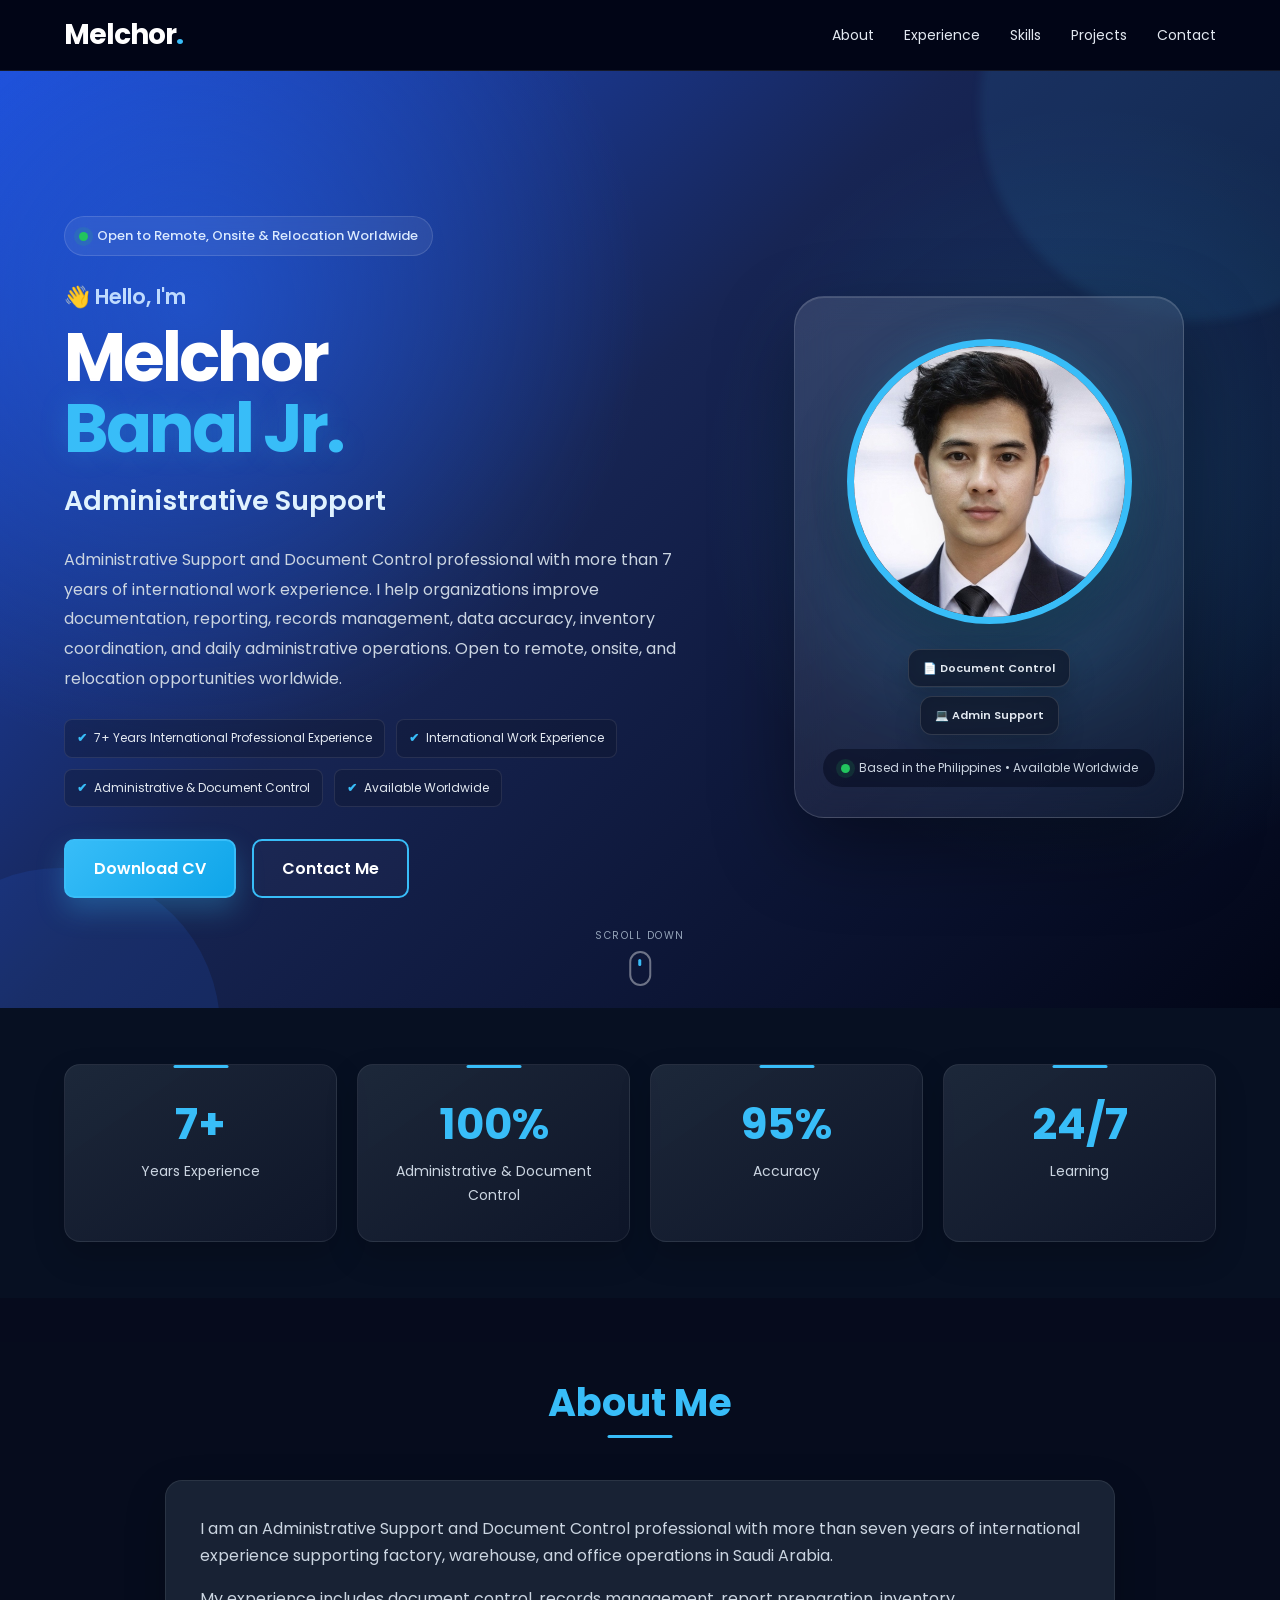
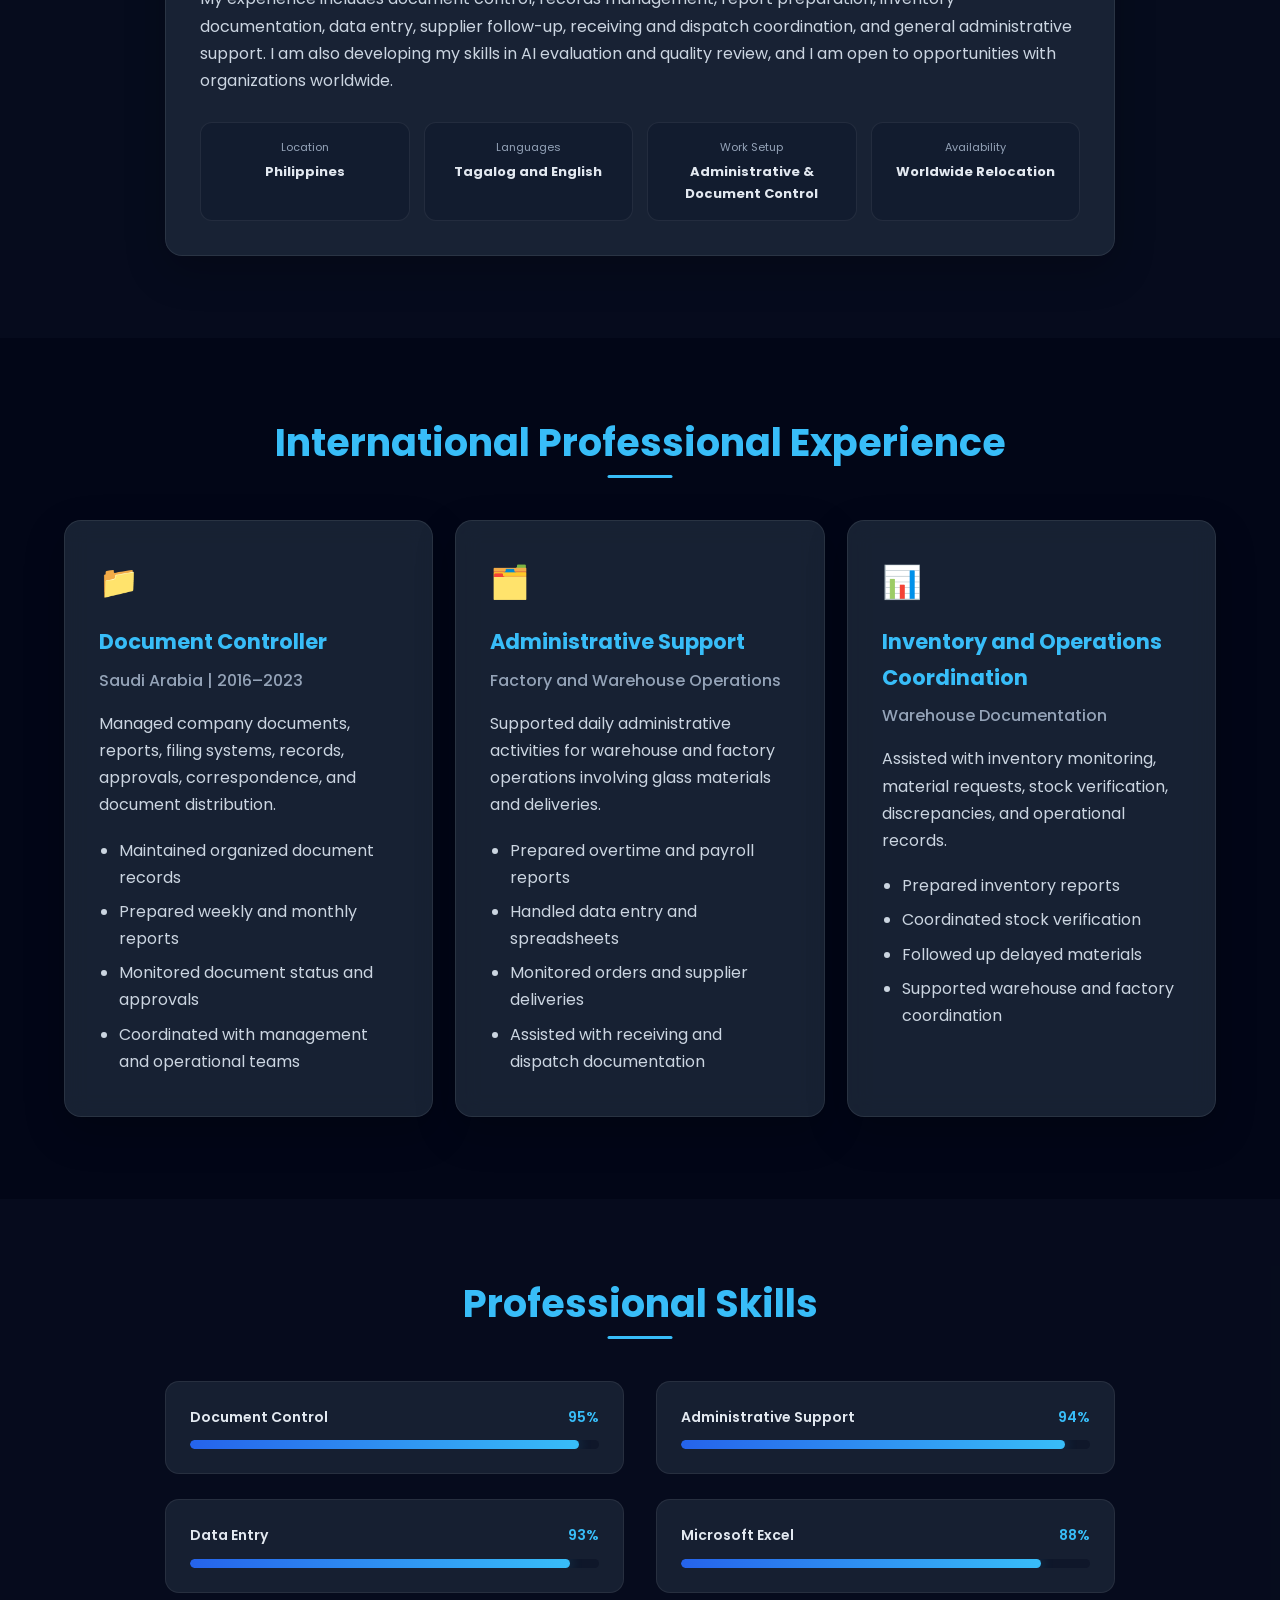
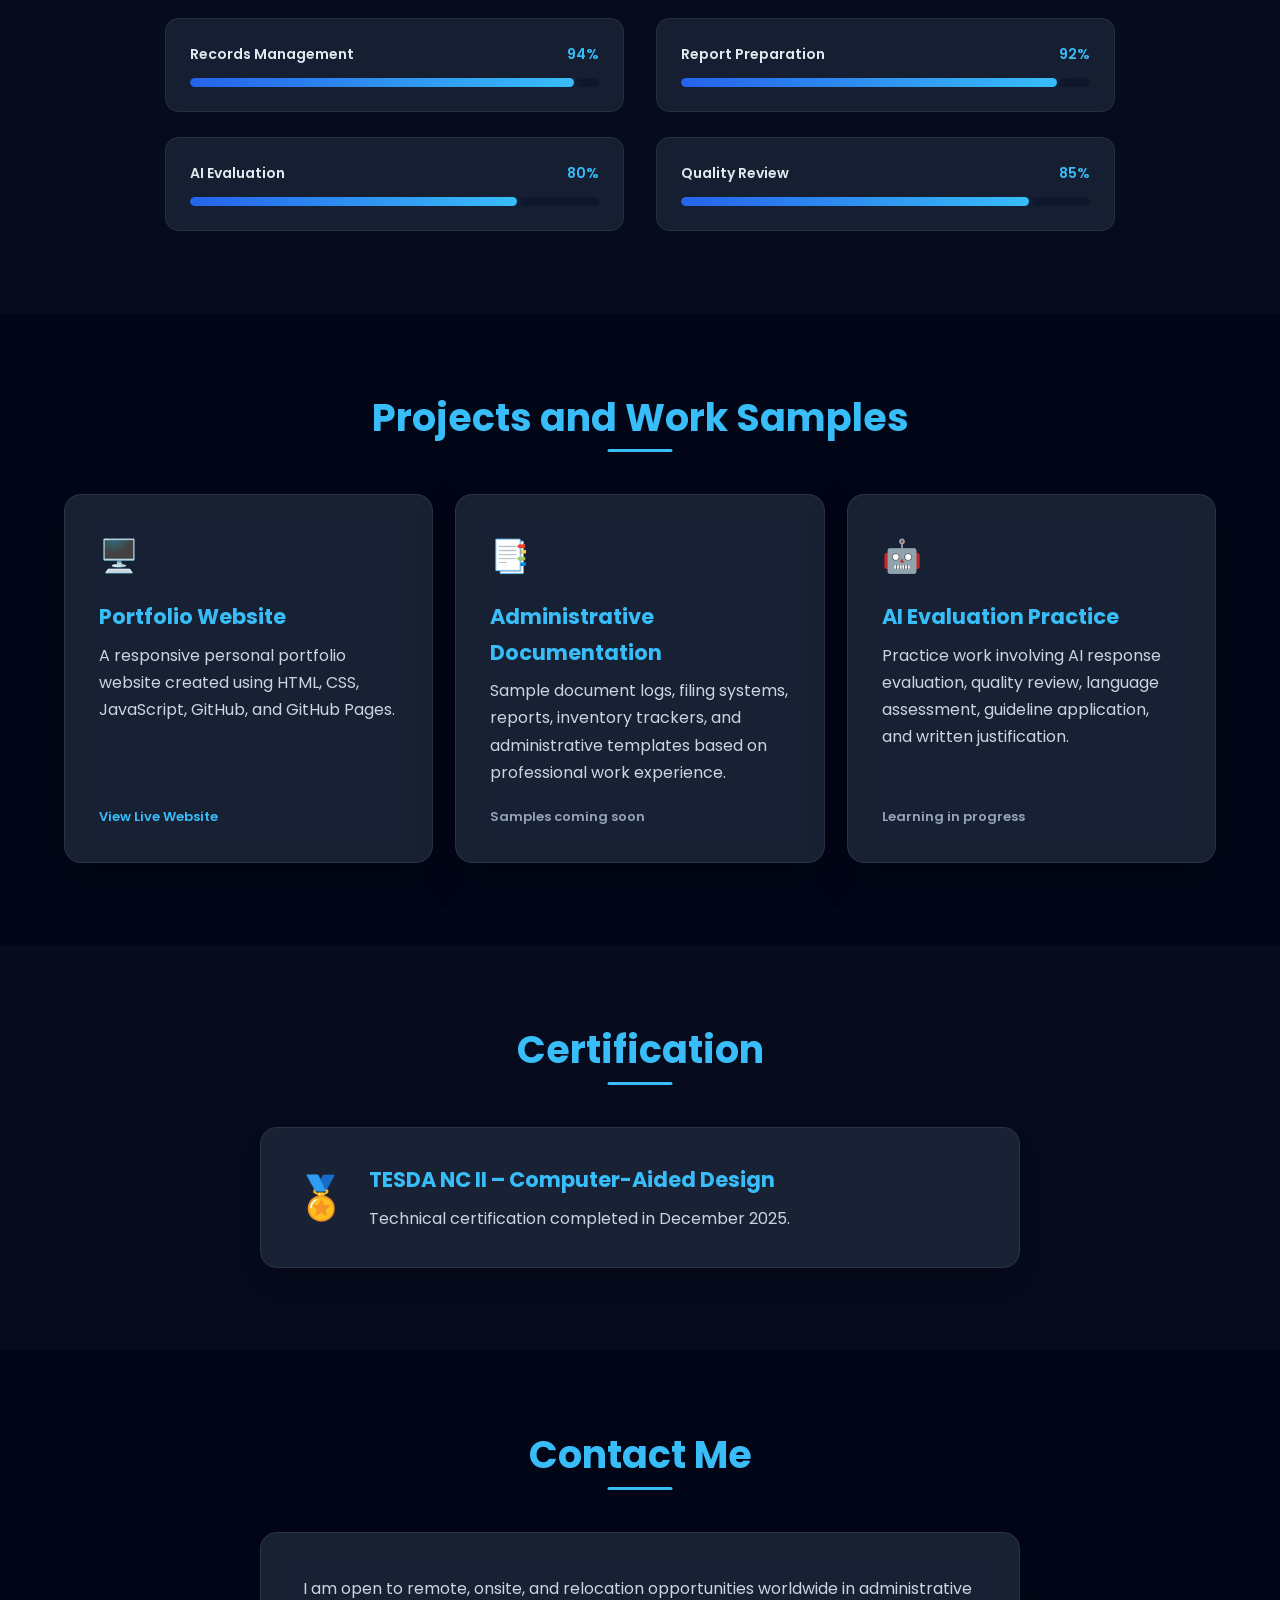
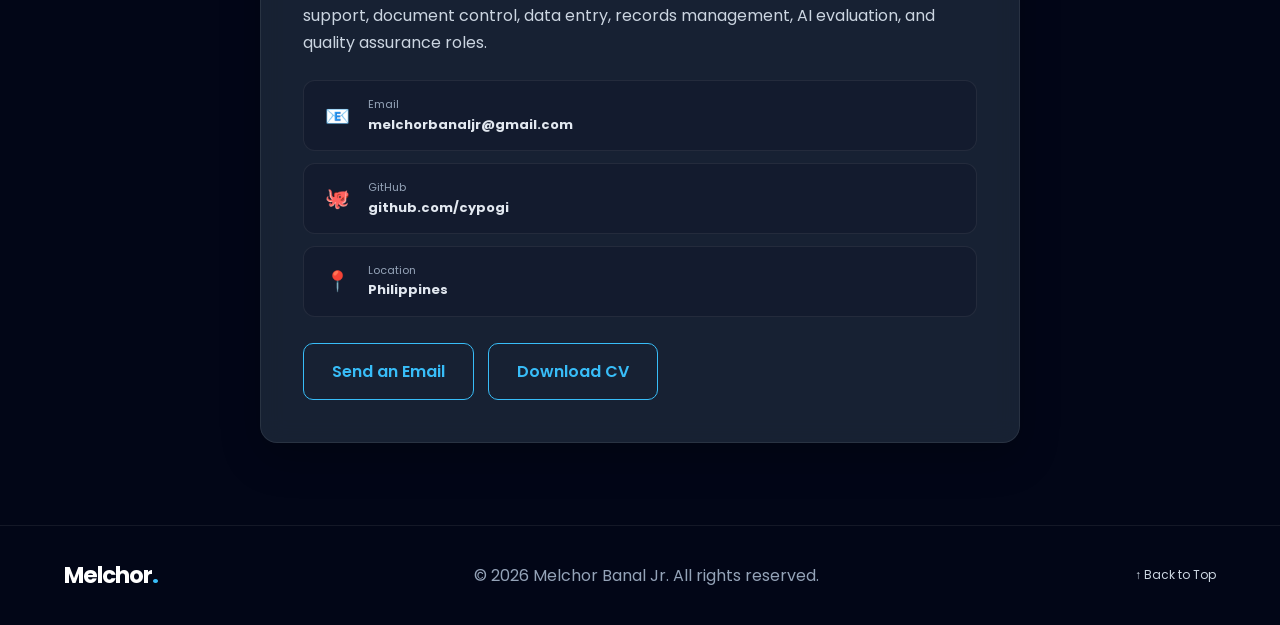
<file: index_global.html>
<!DOCTYPE html>
<html lang="en">

<head>

<meta charset="UTF-8">

<meta name="viewport"
      content="width=device-width, initial-scale=1.0">

<title>
Melchor Banal Jr. | Administrative Support | Document Controller | AI Data Specialist
</title>

<meta name="description"
content="Global professional portfolio of Melchor Banal Jr., an Administrative Support, Document Control, Data Entry, and AI Evaluation professional open to remote, onsite, and relocation opportunities worldwide.">

<link rel="preconnect"
href="https://fonts.googleapis.com">

<link rel="preconnect"
href="https://fonts.gstatic.com"
crossorigin>

<link href="https://fonts.googleapis.com/css2?family=Poppins:wght@300;400;500;600;700;800&display=swap"
rel="stylesheet">

<link rel="stylesheet"
href="style.css">

<script defer
src="script.js"></script>

</head>

<body>

<!-- ========================================= -->

<!-- NAVIGATION -->

<!-- ========================================= -->

<nav>

<div class="container nav-container">

<a href="#"

class="logo">

Melchor<span>.</span>

</a>

<ul>

<li>

<a href="#about">

About

</a>

</li>

<li>

<a href="#experience">

Experience

</a>

</li>

<li>

<a href="#skills">

Skills

</a>

</li>

<li>

<a href="#projects">

Projects

</a>

</li>

<li>

<a href="#contact">

Contact

</a>

</li>

</ul>

</div>

</nav>

<!-- ========================================= -->

<!-- HERO -->

<!-- ========================================= -->

<header class="hero-section">

<div class="hero-decoration hero-decoration-one"></div>

<div class="hero-decoration hero-decoration-two"></div>

<div class="container hero">

<!-- LEFT -->

<div class="hero-left">

<div class="availability-badge">

<span class="availability-dot"></span>

Open to Remote, Onsite & Relocation Worldwide

</div>

<p class="hero-greeting">

👋 Hello, I'm

</p>

<h1>

Melchor

<span>

Banal Jr.

</span>

</h1>

<h2 id="typing">

</h2>

<p class="hero-description">

Administrative Support and Document Control professional with more than
7 years of international work experience.

I help organizations improve documentation, reporting, records management,
data accuracy, inventory coordination, and daily administrative operations.

Open to remote, onsite, and relocation opportunities worldwide.

</p>

<div class="hero-highlights">

<div class="hero-highlight">

<span class="highlight-icon">

✔

</span>

7+ Years International Professional Experience

</div>

<div class="hero-highlight">

<span class="highlight-icon">

✔

</span>

International Work Experience

</div>

<div class="hero-highlight">

<span class="highlight-icon">

✔

</span>

Administrative & Document Control

</div>

<div class="hero-highlight">

<span class="highlight-icon">

✔

</span>

Available Worldwide

</div>

</div>

<div class="hero-buttons">

<a

href="assets/cv.pdf"

download

class="btn">

Download CV

</a>

<a

href="#contact"

class="btn-outline">

Contact Me

</a>

</div>

</div>

<!-- RIGHT -->

<div class="hero-right">

<div class="profile-card">

<div class="profile-glow"></div>

<div class="profile-image-wrapper">

<img

src="assets/profile.png"

alt="Melchor Banal Jr.">

</div>

<div class="floating-badge badge-top">

📄 Document Control

</div>

<div class="floating-badge badge-bottom">

💻 Admin Support

</div>

<div class="profile-status">

<span class="availability-dot"></span>

Based in the Philippines • Available Worldwide

</div>

</div>

</div>

</div>

<a

href="#about"

class="scroll-indicator">

<span>

Scroll Down

</span>

<div class="scroll-mouse">

<div class="scroll-wheel">

</div>

</div>

</a>

</header>

<!-- ========================================= -->

<!-- STATS -->

<!-- ========================================= -->

<section class="stats">

<div class="container stats-grid">

<div>

<h2>

7+

</h2>

<p>

Years Experience

</p>

</div>

<div>

<h2>

100%

</h2>

<p>

Administrative & Document Control

</p>

</div>

<div>

<h2>

95%

</h2>

<p>

Accuracy

</p>

</div>

<div>

<h2>

24/7

</h2>

<p>

Learning

</p>

</div>

</div>

</section>

<!-- ========================================= -->

<!-- ABOUT -->

<!-- ========================================= -->

<section id="about">

<div class="container">

<h2 class="section-title">

About Me

</h2>

<div class="card about-card">

<p>

I am an Administrative Support and Document Control professional
with more than seven years of international experience supporting
factory, warehouse, and office operations in Saudi Arabia.

</p>

<p>

My experience includes document control, records management,
report preparation, inventory documentation, data entry, supplier follow-up,
receiving and dispatch coordination, and general administrative support.
I am also developing my skills in AI evaluation and quality review,
and I am open to opportunities with organizations worldwide.

</p>

<div class="about-details">

<div class="about-detail">

<span>Location</span>

<strong>Philippines</strong>

</div>

<div class="about-detail">

<span>Languages</span>

<strong>Tagalog and English</strong>

</div>

<div class="about-detail">

<span>Work Setup</span>

<strong>Administrative & Document Control</strong>

</div>

<div class="about-detail">

<span>Availability</span>

<strong>Worldwide Relocation</strong>

</div>

</div>

</div>

</div>

</section>

<!-- ========================================= -->

<!-- EXPERIENCE -->

<!-- ========================================= -->

<section id="experience">

<div class="container">

<h2 class="section-title">

International Professional Experience

</h2>

<div class="experience-grid">

<div class="card experience-card">

<div class="experience-icon">

📁

</div>

<h3>

Document Controller

</h3>

<h4>

Saudi Arabia | 2016–2023

</h4>

<p>

Managed company documents, reports, filing systems, records,
approvals, correspondence, and document distribution.

</p>

<ul>

<li>Maintained organized document records</li>

<li>Prepared weekly and monthly reports</li>

<li>Monitored document status and approvals</li>

<li>Coordinated with management and operational teams</li>

</ul>

</div>

<div class="card experience-card">

<div class="experience-icon">

🗂️

</div>

<h3>

Administrative Support

</h3>

<h4>

Factory and Warehouse Operations

</h4>

<p>

Supported daily administrative activities for warehouse and
factory operations involving glass materials and deliveries.

</p>

<ul>

<li>Prepared overtime and payroll reports</li>

<li>Handled data entry and spreadsheets</li>

<li>Monitored orders and supplier deliveries</li>

<li>Assisted with receiving and dispatch documentation</li>

</ul>

</div>

<div class="card experience-card">

<div class="experience-icon">

📊

</div>

<h3>

Inventory and Operations Coordination

</h3>

<h4>

Warehouse Documentation

</h4>

<p>

Assisted with inventory monitoring, material requests,
stock verification, discrepancies, and operational records.

</p>

<ul>

<li>Prepared inventory reports</li>

<li>Coordinated stock verification</li>

<li>Followed up delayed materials</li>

<li>Supported warehouse and factory coordination</li>

</ul>

</div>

</div>

</div>

</section>

<!-- ========================================= -->

<!-- SKILLS -->

<!-- ========================================= -->

<section id="skills">

<div class="container">

<h2 class="section-title">

Professional Skills

</h2>

<div class="skills-grid">

<div class="skill">

<div class="skill-title">

<span>Document Control</span>

<span>95%</span>

</div>

<div class="bar">

<div class="fill" style="width:95%;"></div>

</div>

</div>

<div class="skill">

<div class="skill-title">

<span>Administrative Support</span>

<span>94%</span>

</div>

<div class="bar">

<div class="fill" style="width:94%;"></div>

</div>

</div>

<div class="skill">

<div class="skill-title">

<span>Data Entry</span>

<span>93%</span>

</div>

<div class="bar">

<div class="fill" style="width:93%;"></div>

</div>

</div>

<div class="skill">

<div class="skill-title">

<span>Microsoft Excel</span>

<span>88%</span>

</div>

<div class="bar">

<div class="fill" style="width:88%;"></div>

</div>

</div>

<div class="skill">

<div class="skill-title">

<span>Records Management</span>

<span>94%</span>

</div>

<div class="bar">

<div class="fill" style="width:94%;"></div>

</div>

</div>

<div class="skill">

<div class="skill-title">

<span>Report Preparation</span>

<span>92%</span>

</div>

<div class="bar">

<div class="fill" style="width:92%;"></div>

</div>

</div>

<div class="skill">

<div class="skill-title">

<span>AI Evaluation</span>

<span>80%</span>

</div>

<div class="bar">

<div class="fill" style="width:80%;"></div>

</div>

</div>

<div class="skill">

<div class="skill-title">

<span>Quality Review</span>

<span>85%</span>

</div>

<div class="bar">

<div class="fill" style="width:85%;"></div>

</div>

</div>

</div>

</div>

</section>

<!-- ========================================= -->

<!-- PROJECTS -->

<!-- ========================================= -->

<section id="projects">

<div class="container">

<h2 class="section-title">

Projects and Work Samples

</h2>

<div class="experience-grid">

<div class="card project-card">

<div class="project-icon">

🖥️

</div>

<h3>

Portfolio Website

</h3>

<p>

A responsive personal portfolio website created using HTML,
CSS, JavaScript, GitHub, and GitHub Pages.

</p>

<a href="https://cypogi.github.io"
   target="_blank"
   rel="noopener noreferrer"
   class="project-link">

View Live Website

</a>

</div>

<div class="card project-card">

<div class="project-icon">

📑

</div>

<h3>

Administrative Documentation

</h3>

<p>

Sample document logs, filing systems, reports, inventory trackers,
and administrative templates based on professional work experience.

</p>

<span class="project-status">

Samples coming soon

</span>

</div>

<div class="card project-card">

<div class="project-icon">

🤖

</div>

<h3>

AI Evaluation Practice

</h3>

<p>

Practice work involving AI response evaluation, quality review,
language assessment, guideline application, and written justification.

</p>

<span class="project-status">

Learning in progress

</span>

</div>

</div>

</div>

</section>

<!-- ========================================= -->

<!-- CERTIFICATION -->

<!-- ========================================= -->

<section id="certifications">

<div class="container">

<h2 class="section-title">

Certification

</h2>

<div class="card certification-card">

<div class="certification-icon">

🏅

</div>

<div>

<h3>

TESDA NC II – Computer-Aided Design

</h3>

<p>

Technical certification completed in December 2025.

</p>

</div>

</div>

</div>

</section>

<!-- ========================================= -->

<!-- CONTACT -->

<!-- ========================================= -->

<section id="contact">

<div class="container">

<h2 class="section-title">

Contact Me

</h2>

<div class="card contact-card">

<p class="contact-intro">

I am open to remote, onsite, and relocation opportunities worldwide
in administrative support, document control, data entry, records management,
AI evaluation, and quality assurance roles.

</p>

<div class="contact-list">

<a href="mailto:melchorbanaljr@gmail.com"
   class="contact-item">

<span class="contact-icon">

📧

</span>

<div>

<small>Email</small>

<strong>melchorbanaljr@gmail.com</strong>

</div>

</a>

<a href="https://github.com/cypogi"
   target="_blank"
   rel="noopener noreferrer"
   class="contact-item">

<span class="contact-icon">

🐙

</span>

<div>

<small>GitHub</small>

<strong>github.com/cypogi</strong>

</div>

</a>

<div class="contact-item">

<span class="contact-icon">

📍

</span>

<div>

<small>Location</small>

<strong>Philippines</strong>

</div>

</div>

</div>

<div class="contact-buttons">

<a href="mailto:melchorbanaljr@gmail.com"
   class="btn">

Send an Email

</a>

<a href="assets/cv.pdf"
   download="Melchor-Banal-Jr-CV.pdf"
   class="btn-outline">

Download CV

</a>

</div>

</div>

</div>

</section>

<!-- ========================================= -->

<!-- FOOTER -->

<!-- ========================================= -->

<footer>

<div class="container footer-content">

<a href="#" class="logo">

Melchor<span>.</span>

</a>

<p>

© 2026 Melchor Banal Jr. All rights reserved.

</p>

<a href="#"
   class="back-to-top"
   aria-label="Back to top">

↑ Back to Top

</a>

</div>

</footer>

</body>

</html>
</file>
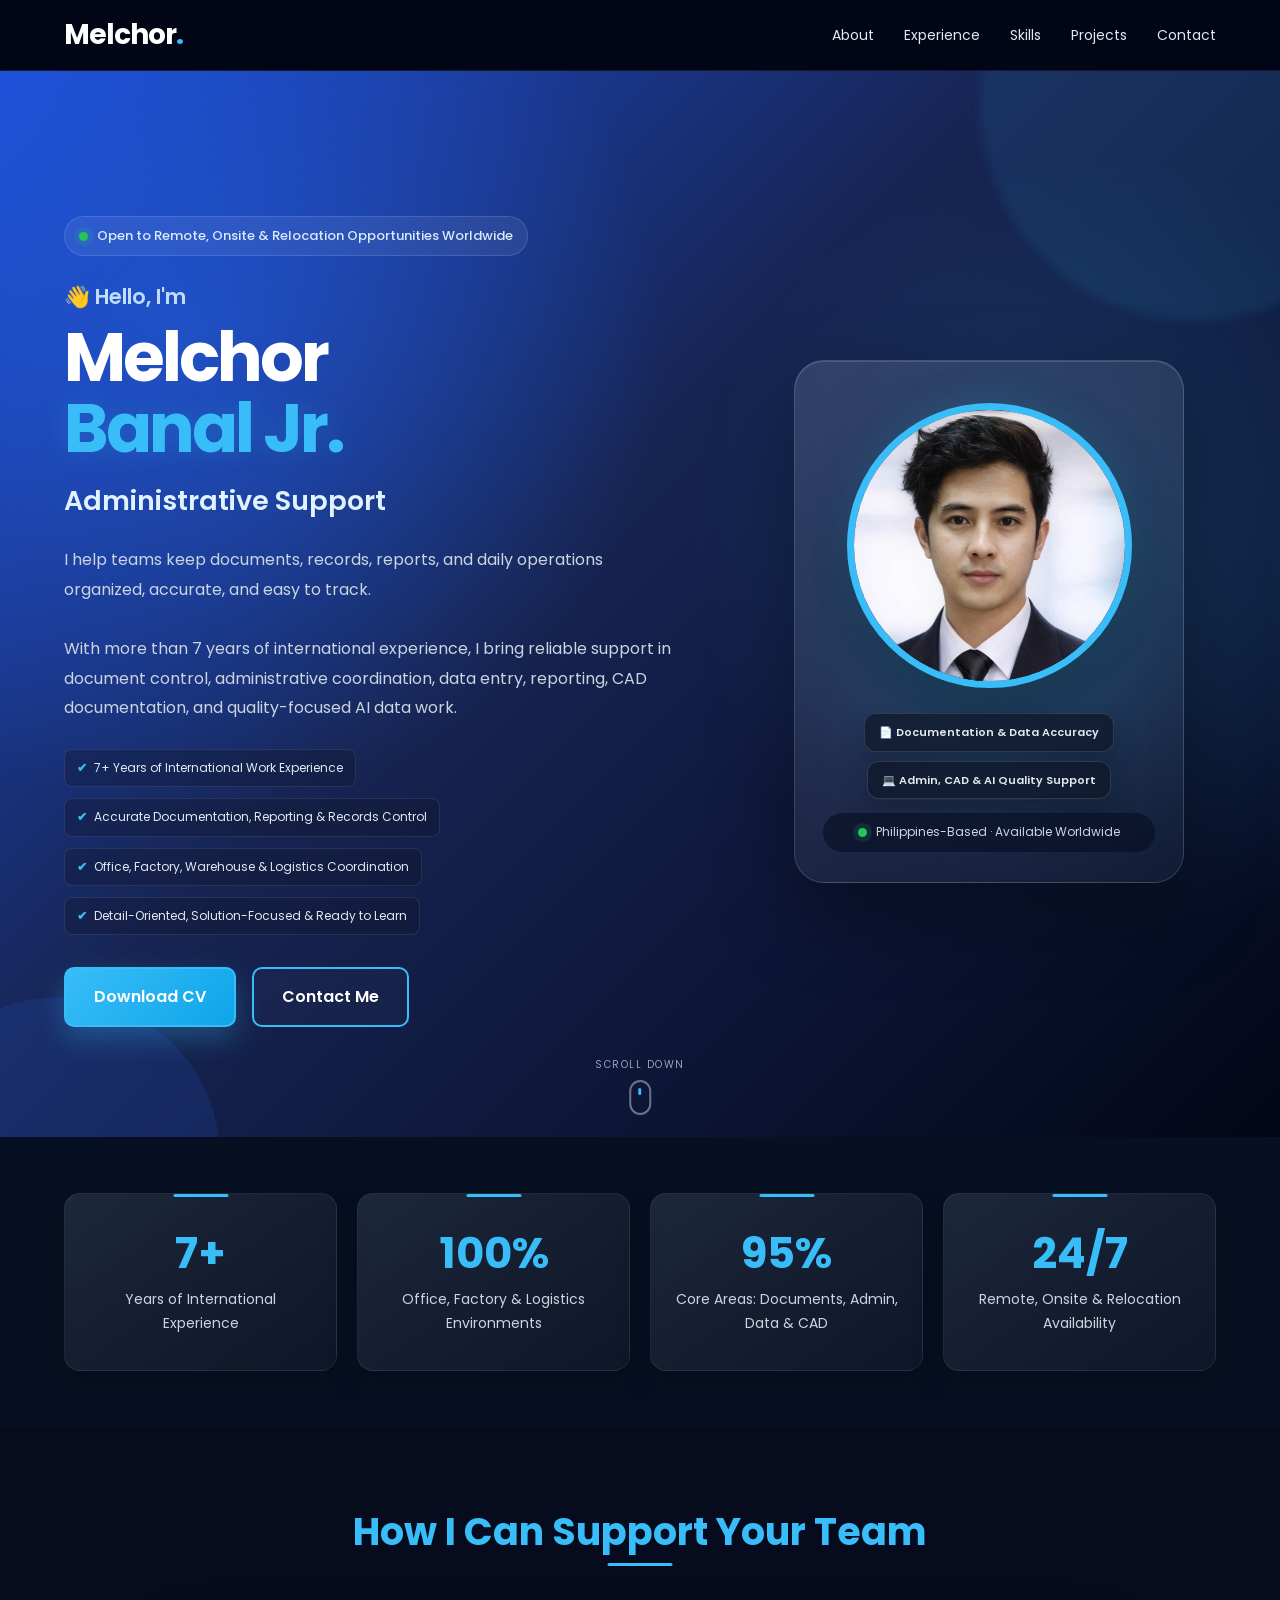
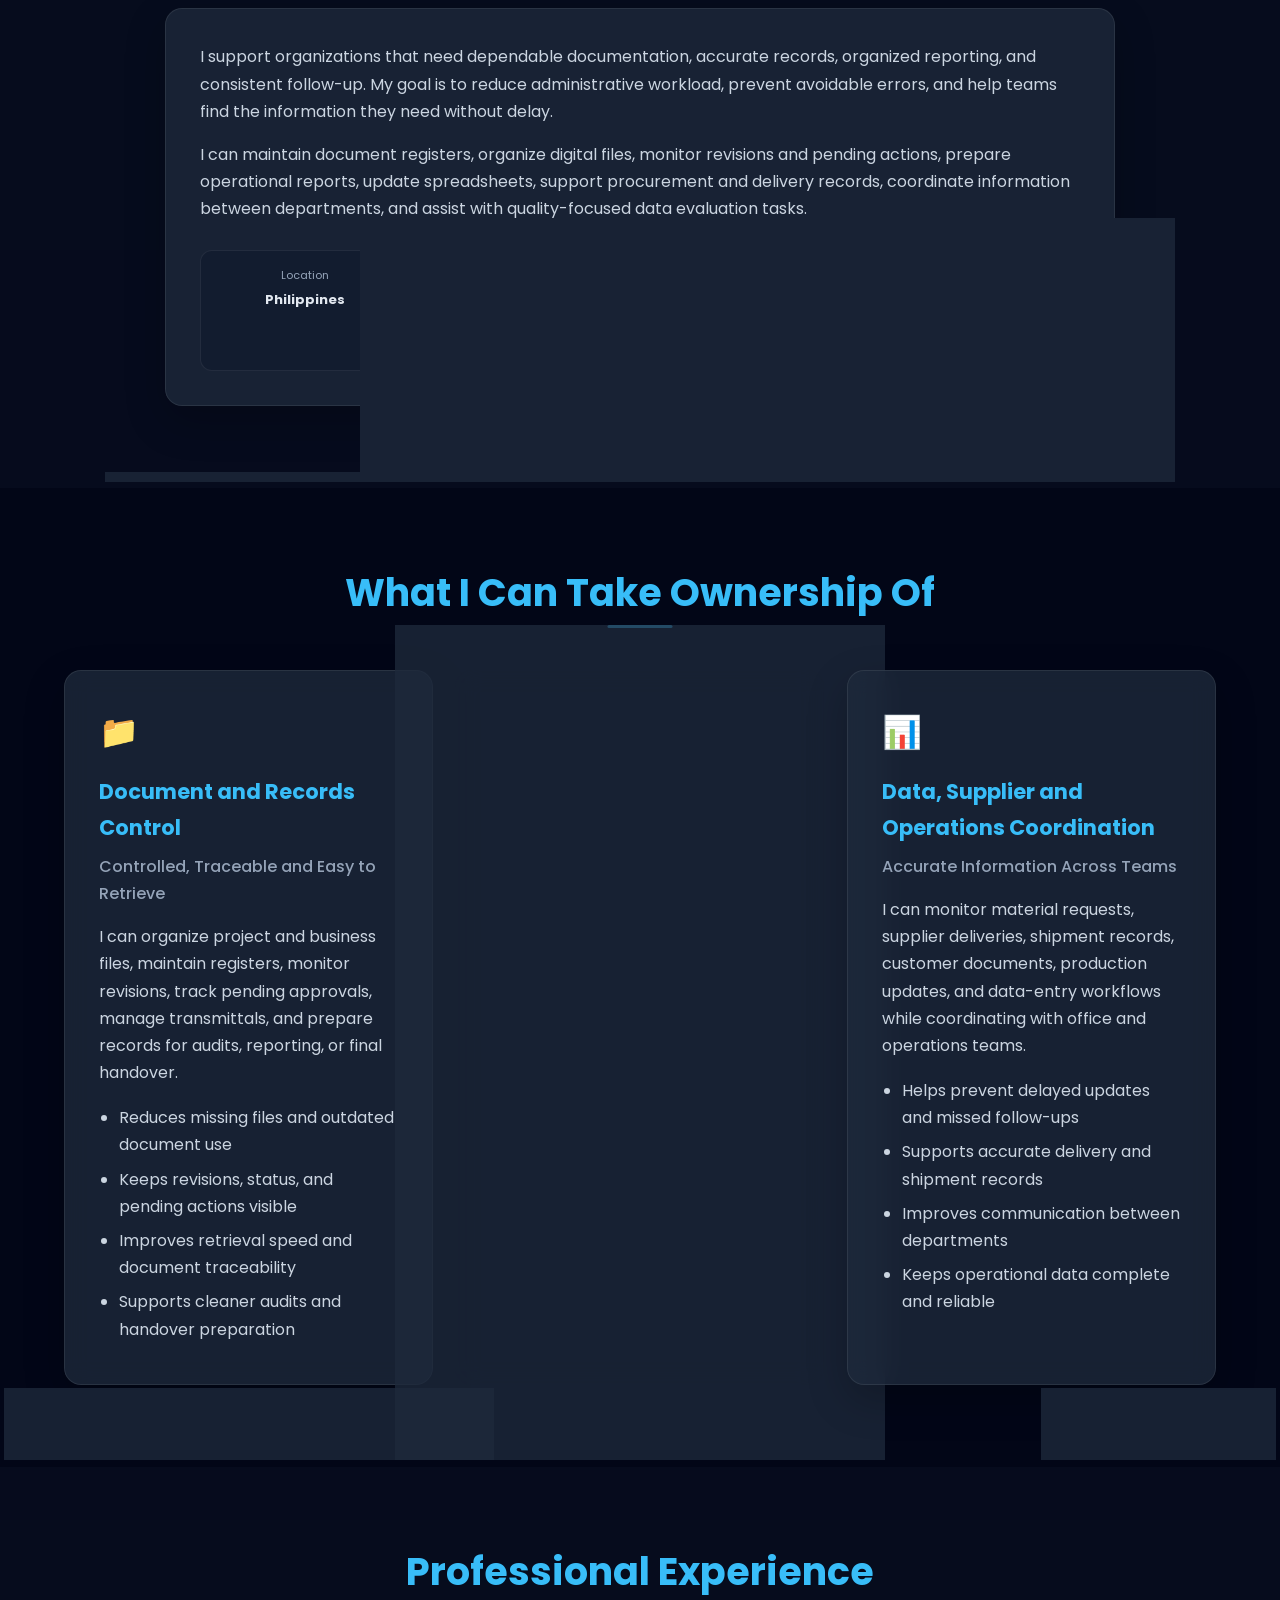
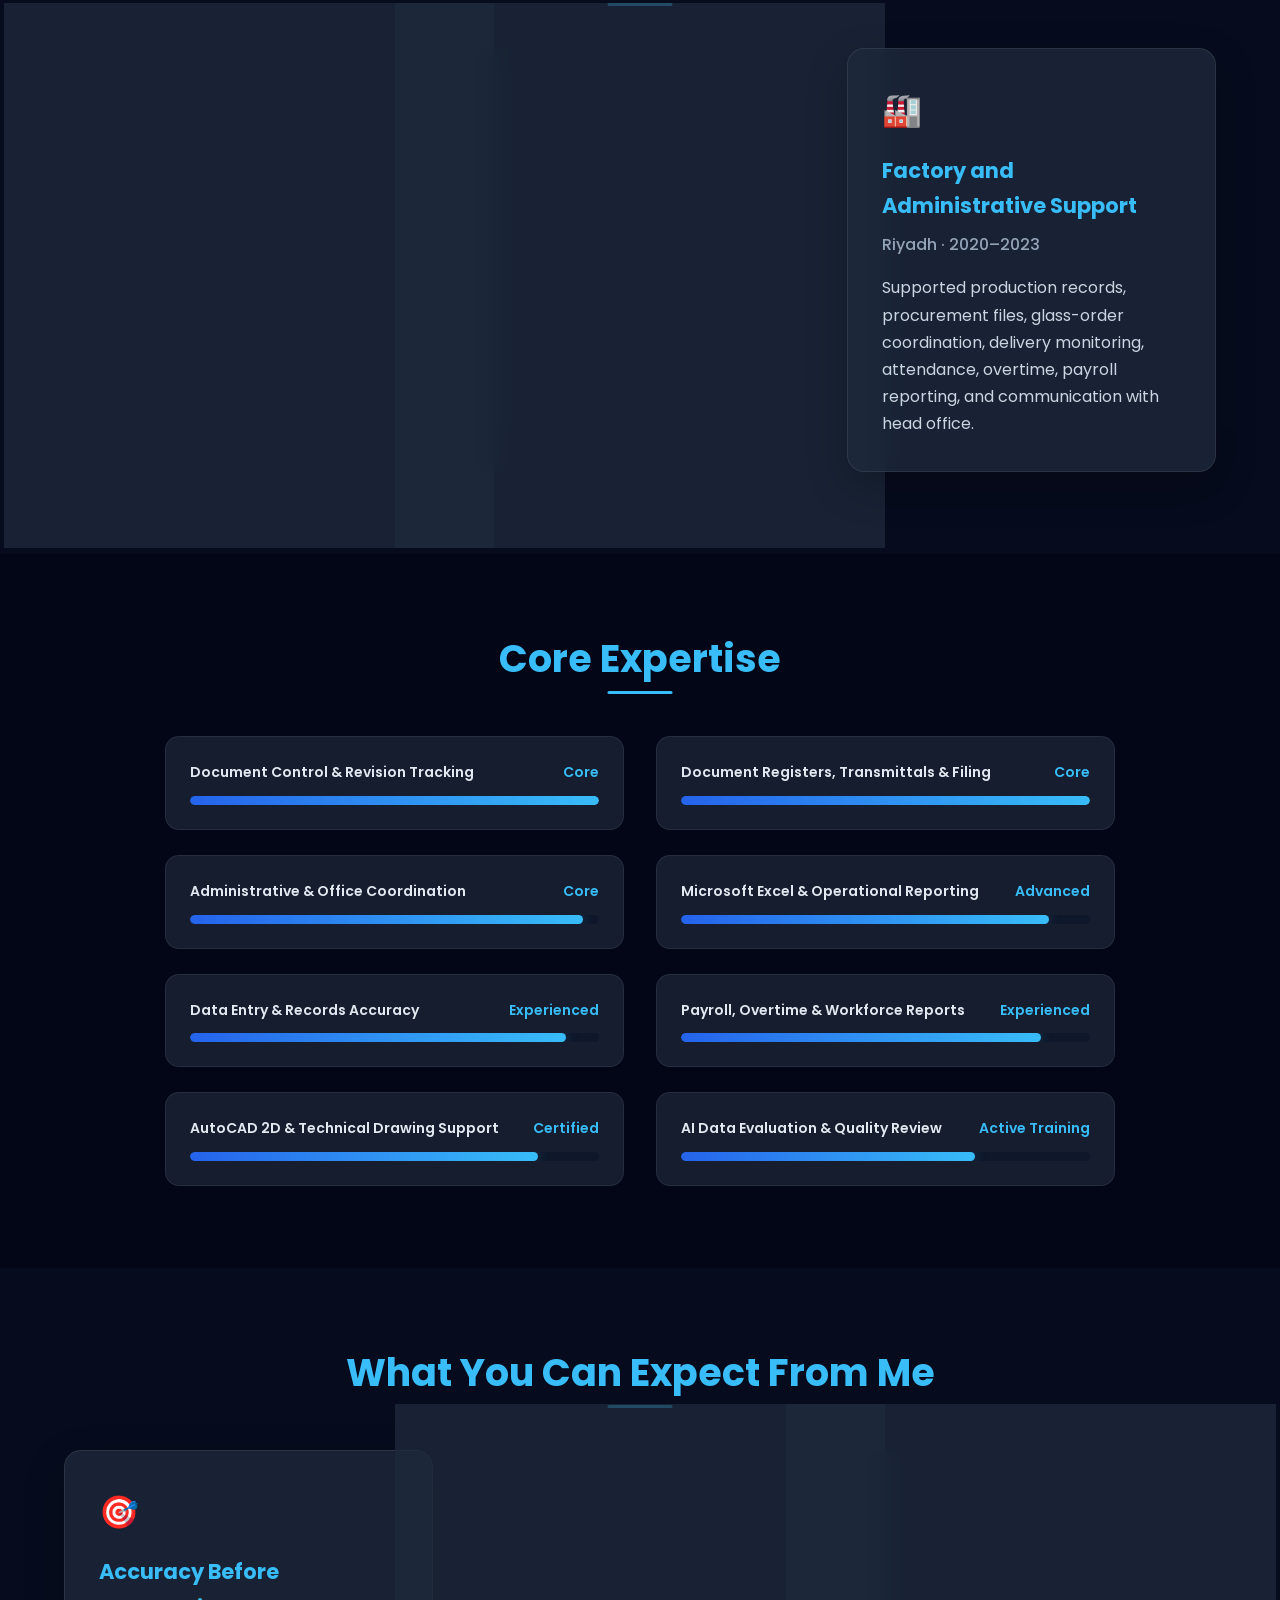
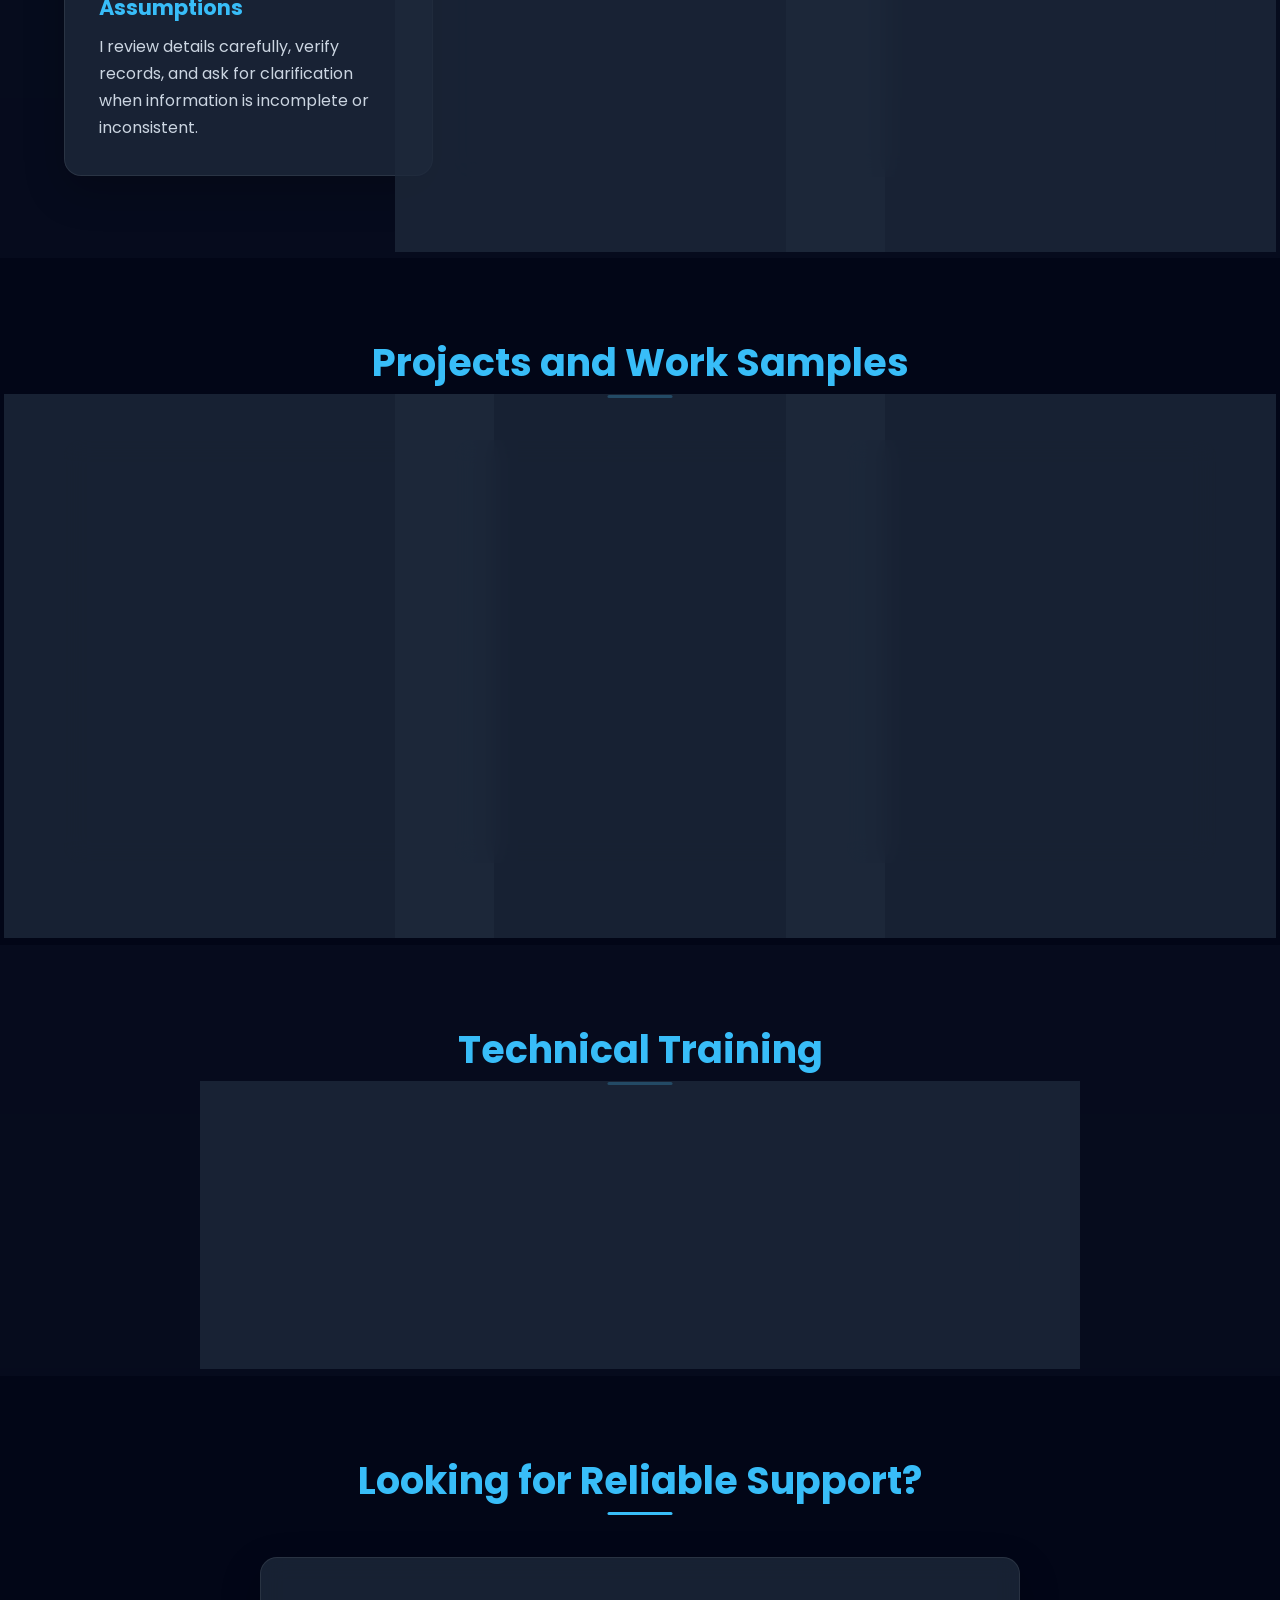
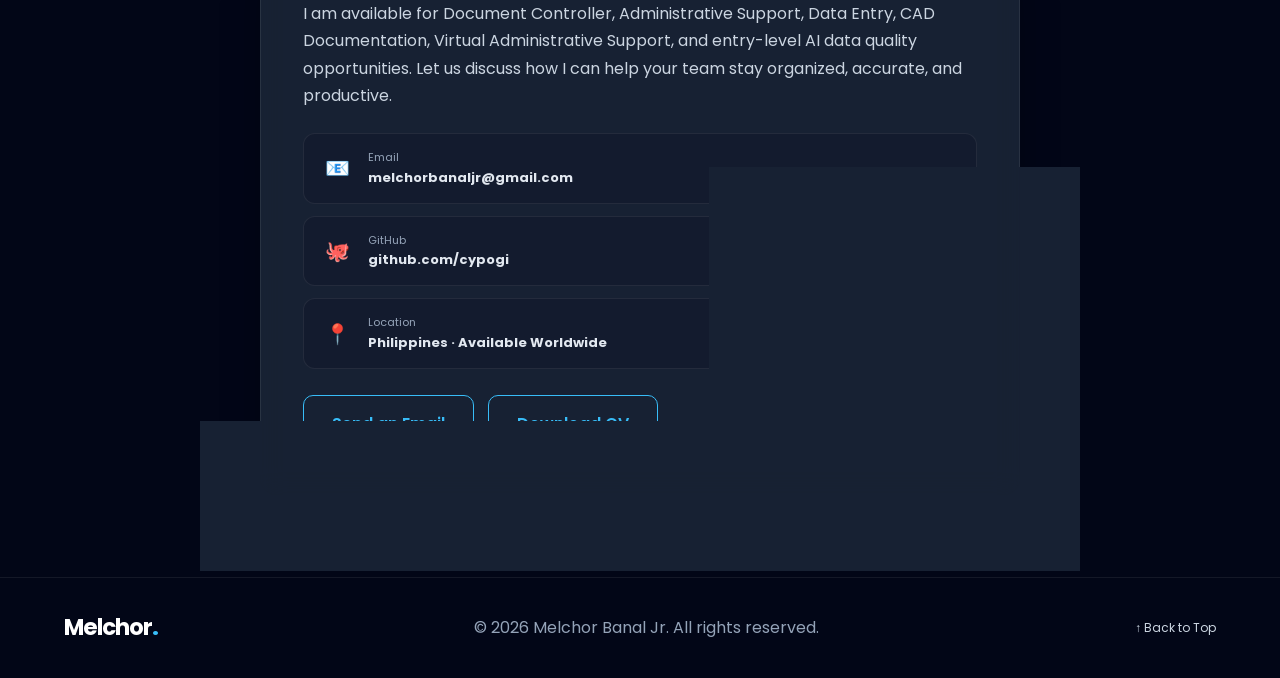
<file: index_portfolio_v2.html>
<!DOCTYPE html>
<html lang="en">
<head>
    <meta charset="UTF-8">
    <meta name="viewport" content="width=device-width, initial-scale=1.0">

    <title>Melchor Banal Jr. | Document Control, Administrative Support & AI Data Quality</title>
    <meta name="description" content="Professional portfolio of Melchor Banal Jr., a document control and administrative support professional with 7+ years of international experience in documentation, reporting, coordination, data accuracy, CAD support, and AI data quality training.">

    <link rel="preconnect" href="https://fonts.googleapis.com">
    <link rel="preconnect" href="https://fonts.gstatic.com" crossorigin>
    <link href="https://fonts.googleapis.com/css2?family=Poppins:wght@300;400;500;600;700;800&display=swap" rel="stylesheet">

    <link rel="stylesheet" href="style.css">
    <script src="script.js" defer></script>
</head>

<body>

<!-- =========================================
     NAVIGATION
========================================= -->
<nav>
    <div class="container nav-container">
        <a href="#" class="logo">Melchor<span>.</span></a>

        <ul>
            <li><a href="#about">About</a></li>
            <li><a href="#experience">Experience</a></li>
            <li><a href="#skills">Skills</a></li>
            <li><a href="#projects">Projects</a></li>
            <li><a href="#contact">Contact</a></li>
        </ul>
    </div>
</nav>

<!-- =========================================
     HERO
========================================= -->
<header class="hero-section">
    <div class="hero-decoration hero-decoration-one"></div>
    <div class="hero-decoration hero-decoration-two"></div>

    <div class="container hero">
        <div class="hero-left">
            <div class="availability-badge">
                <span class="availability-dot"></span>
                Open to Remote, Onsite & Relocation Opportunities Worldwide
            </div>

            <p class="hero-greeting">👋 Hello, I'm</p>

            <h1>Melchor <span>Banal Jr.</span></h1>

            <h2 id="typing"></h2>

            <p class="hero-description">
                I help teams keep documents, records, reports, and daily operations
                organized, accurate, and easy to track.
                <br><br>
                With more than 7 years of international experience, I bring reliable
                support in document control, administrative coordination, data entry,
                reporting, CAD documentation, and quality-focused AI data work.
            </p>

            <div class="hero-highlights">
                <div class="hero-highlight">
                    <span class="highlight-icon">✔</span>
                    7+ Years of International Work Experience
                </div>

                <div class="hero-highlight">
                    <span class="highlight-icon">✔</span>
                    Accurate Documentation, Reporting & Records Control
                </div>

                <div class="hero-highlight">
                    <span class="highlight-icon">✔</span>
                    Office, Factory, Warehouse & Logistics Coordination
                </div>

                <div class="hero-highlight">
                    <span class="highlight-icon">✔</span>
                    Detail-Oriented, Solution-Focused & Ready to Learn
                </div>
            </div>

            <div class="hero-buttons">
                <a href="assets/cv.pdf" download="Melchor-Banal-Jr-CV.pdf" class="btn">
                    Download CV
                </a>

                <a href="#contact" class="btn-outline">
                    Contact Me
                </a>
            </div>
        </div>

        <div class="hero-right">
            <div class="profile-card">
                <div class="profile-glow"></div>

                <div class="profile-image-wrapper">
                    <img src="assets/profile.png" alt="Melchor Banal Jr.">
                </div>

                <div class="floating-badge badge-top">
                    📄 Documentation & Data Accuracy
                </div>

                <div class="floating-badge badge-bottom">
                    💻 Admin, CAD & AI Quality Support
                </div>

                <div class="profile-status">
                    <span class="availability-dot"></span>
                    Philippines-Based · Available Worldwide
                </div>
            </div>
        </div>
    </div>

    <a href="#about" class="scroll-indicator">
        <span>Scroll Down</span>
        <div class="scroll-mouse">
            <div class="scroll-wheel"></div>
        </div>
    </a>
</header>

<!-- =========================================
     QUICK PROOF
========================================= -->
<section class="stats">
    <div class="container stats-grid">
        <div>
            <h2>7+</h2>
            <p>Years of International Experience</p>
        </div>

        <div>
            <h2>3</h2>
            <p>Office, Factory & Logistics Environments</p>
        </div>

        <div>
            <h2>4</h2>
            <p>Core Areas: Documents, Admin, Data & CAD</p>
        </div>

        <div>
            <h2>Global</h2>
            <p>Remote, Onsite & Relocation Availability</p>
        </div>
    </div>
</section>

<!-- =========================================
     ABOUT / VALUE PROPOSITION
========================================= -->
<section id="about">
    <div class="container">
        <h2 class="section-title">How I Can Support Your Team</h2>

        <div class="card about-card">
            <p>
                I support organizations that need dependable documentation,
                accurate records, organized reporting, and consistent follow-up.
                My goal is to reduce administrative workload, prevent avoidable
                errors, and help teams find the information they need without delay.
            </p>

            <p>
                I can maintain document registers, organize digital files, monitor
                revisions and pending actions, prepare operational reports, update
                spreadsheets, support procurement and delivery records, coordinate
                information between departments, and assist with quality-focused
                data evaluation tasks.
            </p>

            <div class="about-details">
                <div class="about-detail">
                    <span>Location</span>
                    <strong>Philippines</strong>
                </div>

                <div class="about-detail">
                    <span>Languages</span>
                    <strong>Tagalog · Working English</strong>
                </div>

                <div class="about-detail">
                    <span>Target Roles</span>
                    <strong>Document Control · Admin · Data · AI Quality</strong>
                </div>

                <div class="about-detail">
                    <span>Availability</span>
                    <strong>Remote · Onsite · International Relocation</strong>
                </div>
            </div>
        </div>
    </div>
</section>

<!-- =========================================
     SERVICES / RESPONSIBILITIES
========================================= -->
<section id="experience">
    <div class="container">
        <h2 class="section-title">What I Can Take Ownership Of</h2>

        <div class="experience-grid">
            <div class="card experience-card">
                <div class="experience-icon">📁</div>
                <h3>Document and Records Control</h3>
                <h4>Controlled, Traceable and Easy to Retrieve</h4>

                <p>
                    I can organize project and business files, maintain registers,
                    monitor revisions, track pending approvals, manage transmittals,
                    and prepare records for audits, reporting, or final handover.
                </p>

                <ul>
                    <li>Reduces missing files and outdated document use</li>
                    <li>Keeps revisions, status, and pending actions visible</li>
                    <li>Improves retrieval speed and document traceability</li>
                    <li>Supports cleaner audits and handover preparation</li>
                </ul>
            </div>

            <div class="card experience-card">
                <div class="experience-icon">🗂️</div>
                <h3>Administrative and Reporting Support</h3>
                <h4>Reliable Updates for Daily Operations</h4>

                <p>
                    I can update spreadsheets, prepare attendance and overtime
                    reports, organize digital records, monitor action items, and
                    support managers with accurate and timely information.
                </p>

                <ul>
                    <li>Reduces repetitive administrative workload</li>
                    <li>Improves reporting accuracy and accountability</li>
                    <li>Supports payroll and workforce documentation</li>
                    <li>Keeps routine office tasks organized and current</li>
                </ul>
            </div>

            <div class="card experience-card">
                <div class="experience-icon">📊</div>
                <h3>Data, Supplier and Operations Coordination</h3>
                <h4>Accurate Information Across Teams</h4>

                <p>
                    I can monitor material requests, supplier deliveries, shipment
                    records, customer documents, production updates, and data-entry
                    workflows while coordinating with office and operations teams.
                </p>

                <ul>
                    <li>Helps prevent delayed updates and missed follow-ups</li>
                    <li>Supports accurate delivery and shipment records</li>
                    <li>Improves communication between departments</li>
                    <li>Keeps operational data complete and reliable</li>
                </ul>
            </div>
        </div>
    </div>
</section>

<!-- =========================================
     PROFESSIONAL BACKGROUND
========================================= -->
<section id="background">
    <div class="container">
        <h2 class="section-title">Professional Experience</h2>

        <div class="experience-grid">
            <div class="card experience-card">
                <div class="experience-icon">📁</div>
                <h3>Document Controller / CAD Support</h3>
                <h4>Saudi Arabia · 2016–2023</h4>
                <p>
                    Supported project documentation, drawing records, revision
                    tracking, technical files, digital archiving, reporting,
                    coordination, and AutoCAD-related documentation.
                </p>
            </div>

            <div class="card experience-card">
                <div class="experience-icon">📦</div>
                <h3>Data Entry and Cargo Documentation</h3>
                <h4>Riyadh · 2019–2020</h4>
                <p>
                    Managed shipment data entry, customer document verification,
                    cargo labeling, Excel records, and timely operational updates.
                </p>
            </div>

            <div class="card experience-card">
                <div class="experience-icon">🏭</div>
                <h3>Factory and Administrative Support</h3>
                <h4>Riyadh · 2020–2023</h4>
                <p>
                    Supported production records, procurement files, glass-order
                    coordination, delivery monitoring, attendance, overtime,
                    payroll reporting, and communication with head office.
                </p>
            </div>
        </div>
    </div>
</section>

<!-- =========================================
     SKILLS
========================================= -->
<section id="skills">
    <div class="container">
        <h2 class="section-title">Core Expertise</h2>

        <div class="skills-grid">
            <div class="skill">
                <div class="skill-title">
                    <span>Document Control & Revision Tracking</span>
                    <span>Core</span>
                </div>
                <div class="bar"><div class="fill" style="width:100%;"></div></div>
            </div>

            <div class="skill">
                <div class="skill-title">
                    <span>Document Registers, Transmittals & Filing</span>
                    <span>Core</span>
                </div>
                <div class="bar"><div class="fill" style="width:100%;"></div></div>
            </div>

            <div class="skill">
                <div class="skill-title">
                    <span>Administrative & Office Coordination</span>
                    <span>Core</span>
                </div>
                <div class="bar"><div class="fill" style="width:96%;"></div></div>
            </div>

            <div class="skill">
                <div class="skill-title">
                    <span>Microsoft Excel & Operational Reporting</span>
                    <span>Advanced</span>
                </div>
                <div class="bar"><div class="fill" style="width:90%;"></div></div>
            </div>

            <div class="skill">
                <div class="skill-title">
                    <span>Data Entry & Records Accuracy</span>
                    <span>Experienced</span>
                </div>
                <div class="bar"><div class="fill" style="width:92%;"></div></div>
            </div>

            <div class="skill">
                <div class="skill-title">
                    <span>Payroll, Overtime & Workforce Reports</span>
                    <span>Experienced</span>
                </div>
                <div class="bar"><div class="fill" style="width:88%;"></div></div>
            </div>

            <div class="skill">
                <div class="skill-title">
                    <span>AutoCAD 2D & Technical Drawing Support</span>
                    <span>Certified</span>
                </div>
                <div class="bar"><div class="fill" style="width:85%;"></div></div>
            </div>

            <div class="skill">
                <div class="skill-title">
                    <span>AI Data Evaluation & Quality Review</span>
                    <span>Active Training</span>
                </div>
                <div class="bar"><div class="fill" style="width:72%;"></div></div>
            </div>
        </div>
    </div>
</section>

<!-- =========================================
     WHY WORK WITH ME
========================================= -->
<section id="why-hire-me">
    <div class="container">
        <h2 class="section-title">What You Can Expect From Me</h2>

        <div class="experience-grid">
            <div class="card project-card">
                <div class="project-icon">🎯</div>
                <h3>Accuracy Before Assumptions</h3>
                <p>
                    I review details carefully, verify records, and ask for
                    clarification when information is incomplete or inconsistent.
                </p>
            </div>

            <div class="card project-card">
                <div class="project-icon">🤝</div>
                <h3>Reliable Follow-Through</h3>
                <p>
                    I keep pending actions visible, provide updates, and take
                    responsibility for completing assigned work correctly.
                </p>
            </div>

            <div class="card project-card">
                <div class="project-icon">⚡</div>
                <h3>Adaptability and Continuous Learning</h3>
                <p>
                    I learn new tools and workflows quickly and apply feedback to
                    improve quality, productivity, and consistency.
                </p>
            </div>
        </div>
    </div>
</section>

<!-- =========================================
     PROJECTS / WORK SAMPLES
========================================= -->
<section id="projects">
    <div class="container">
        <h2 class="section-title">Projects and Work Samples</h2>

        <div class="experience-grid">
            <div class="card project-card">
                <div class="project-icon">🌐</div>
                <h3>Professional Portfolio Website</h3>
                <p>
                    A responsive portfolio built to present my experience, skills,
                    availability, and professional value to international employers
                    and remote clients.
                </p>
                <span class="project-status">Completed and continuously improved</span>
            </div>

            <div class="card project-card">
                <div class="project-icon">📑</div>
                <h3>Document Workflow Templates</h3>
                <p>
                    Practical sample templates for document registers, tracking,
                    reporting, transmittals, revision monitoring, and organized
                    digital filing based on real operational workflows.
                </p>
                <span class="project-status">Work samples in development</span>
            </div>

            <div class="card project-card">
                <div class="project-icon">🤖</div>
                <h3>AI Conversation Quality Evaluation</h3>
                <p>
                    Active training in comparing AI-generated conversations using
                    defined criteria such as relevance, naturalness, engagement,
                    audio quality, overall preference, and written justification.
                </p>
                <span class="project-status">Onboarding and practice stage</span>
            </div>
        </div>
    </div>
</section>

<!-- =========================================
     CERTIFICATION
========================================= -->
<section id="certifications">
    <div class="container">
        <h2 class="section-title">Technical Training</h2>

        <div class="card certification-card">
            <div class="certification-icon">🏅</div>
            <div>
                <h3>TESDA NC II – Computer-Aided Design</h3>
                <p>
                    Completed in December 2025, with training in AutoCAD 2D and
                    the preparation and interpretation of technical drawings.
                </p>
            </div>
        </div>
    </div>
</section>

<!-- =========================================
     CONTACT
========================================= -->
<section id="contact">
    <div class="container">
        <h2 class="section-title">Looking for Reliable Support?</h2>

        <div class="card contact-card">
            <p class="contact-intro">
                I am available for Document Controller, Administrative Support,
                Data Entry, CAD Documentation, Virtual Administrative Support,
                and entry-level AI data quality opportunities. Let us discuss how
                I can help your team stay organized, accurate, and productive.
            </p>

            <div class="contact-list">
                <a href="mailto:melchorbanaljr@gmail.com" class="contact-item">
                    <span class="contact-icon">📧</span>
                    <div>
                        <small>Email</small>
                        <strong>melchorbanaljr@gmail.com</strong>
                    </div>
                </a>

                <a href="https://github.com/cypogi" target="_blank" rel="noopener noreferrer" class="contact-item">
                    <span class="contact-icon">🐙</span>
                    <div>
                        <small>GitHub</small>
                        <strong>github.com/cypogi</strong>
                    </div>
                </a>

                <div class="contact-item">
                    <span class="contact-icon">📍</span>
                    <div>
                        <small>Location</small>
                        <strong>Philippines · Available Worldwide</strong>
                    </div>
                </div>
            </div>

            <div class="contact-buttons">
                <a href="mailto:melchorbanaljr@gmail.com" class="btn">
                    Send an Email
                </a>

                <a href="assets/cv.pdf" download="Melchor-Banal-Jr-CV.pdf" class="btn-outline">
                    Download CV
                </a>
            </div>
        </div>
    </div>
</section>

<!-- =========================================
     FOOTER
========================================= -->
<footer>
    <div class="container footer-content">
        <a href="#" class="logo">Melchor<span>.</span></a>

        <p>© 2026 Melchor Banal Jr. All rights reserved.</p>

        <a href="#" class="back-to-top" aria-label="Back to top">
            ↑ Back to Top
        </a>
    </div>
</footer>

</body>
</html>
</file>
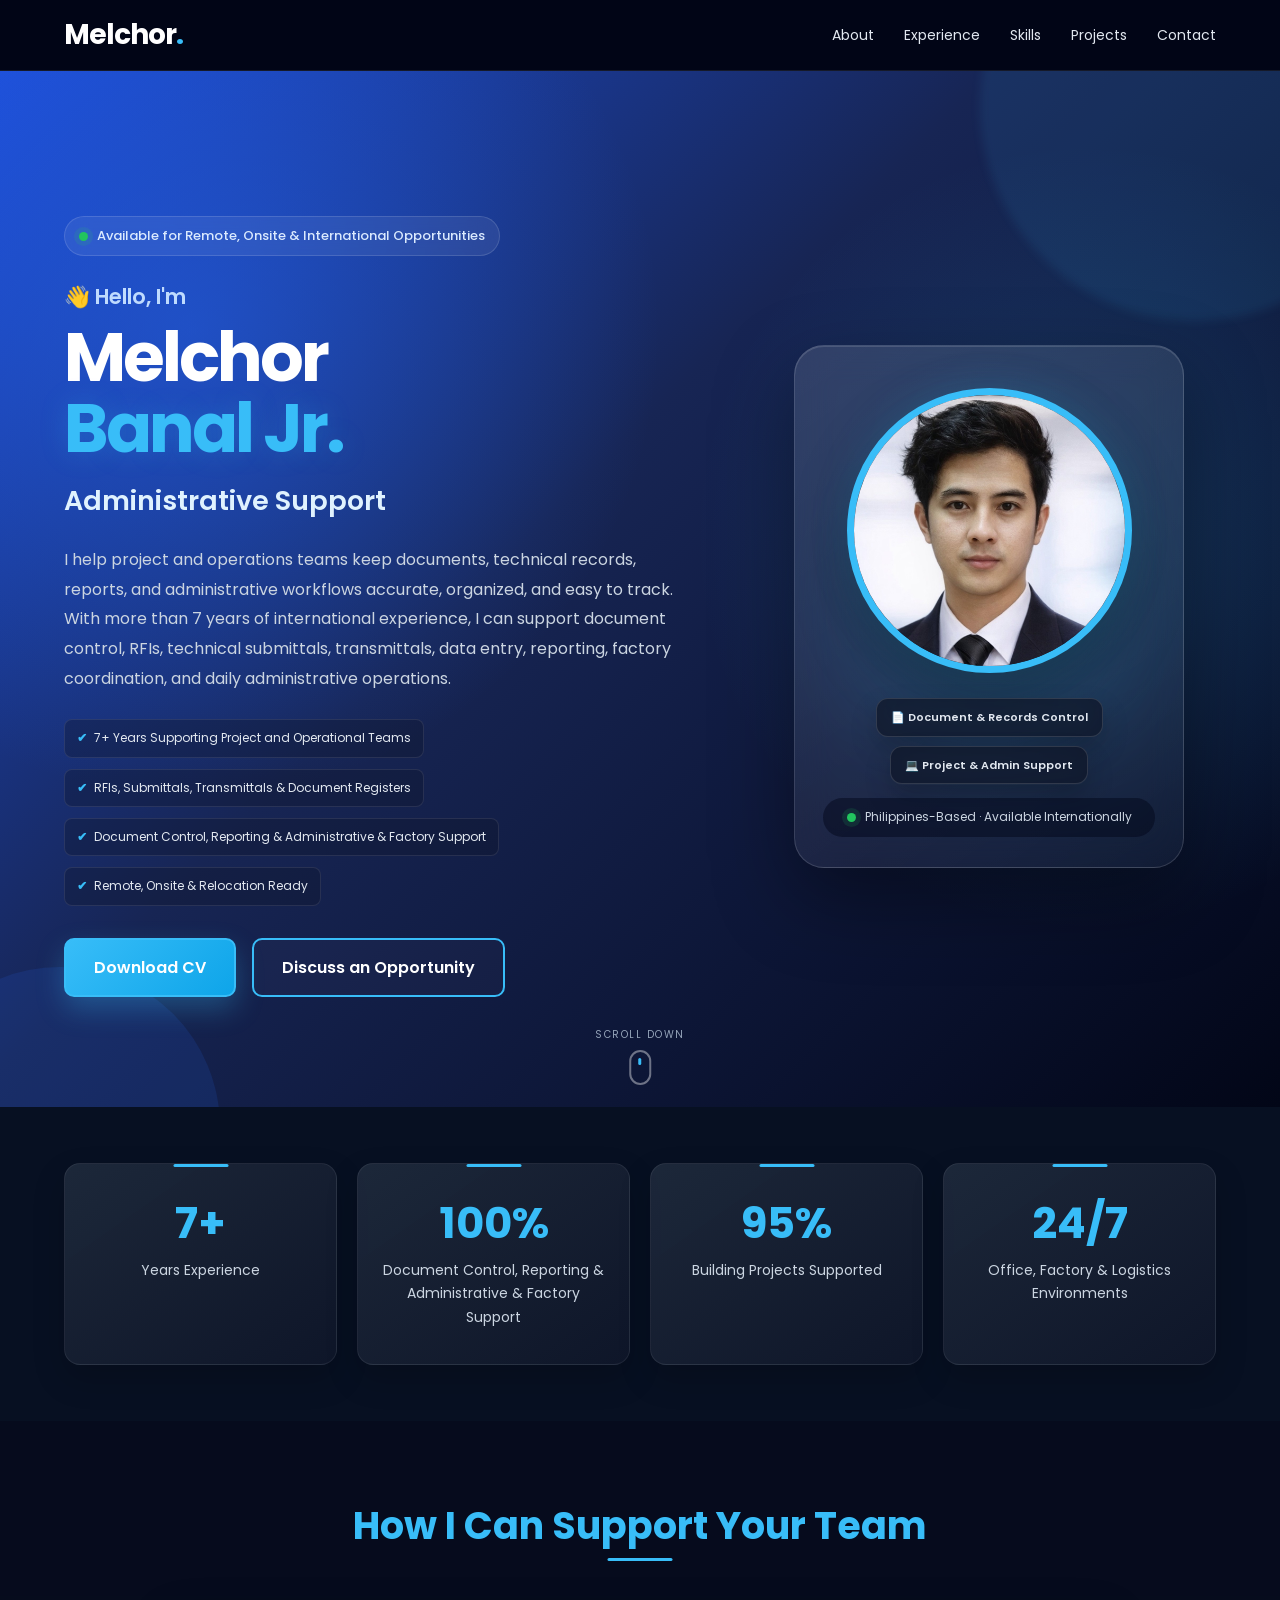
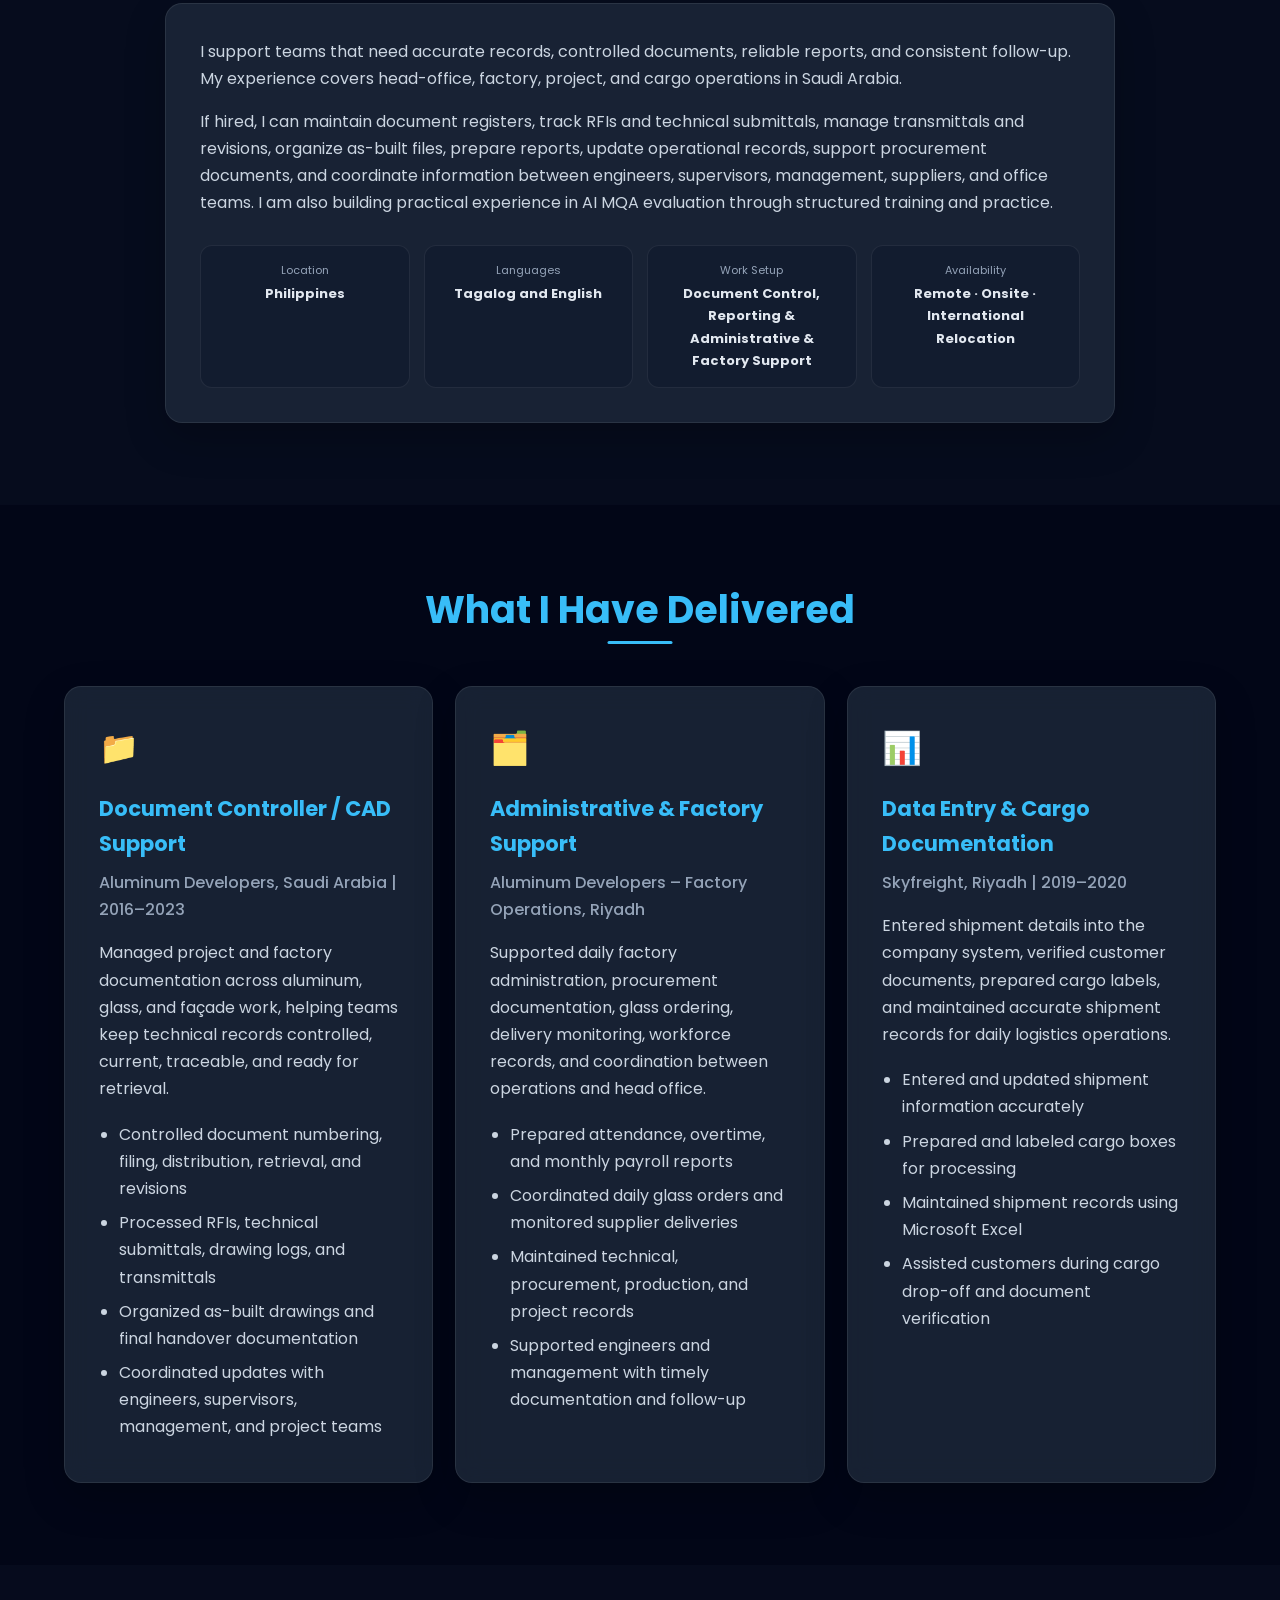
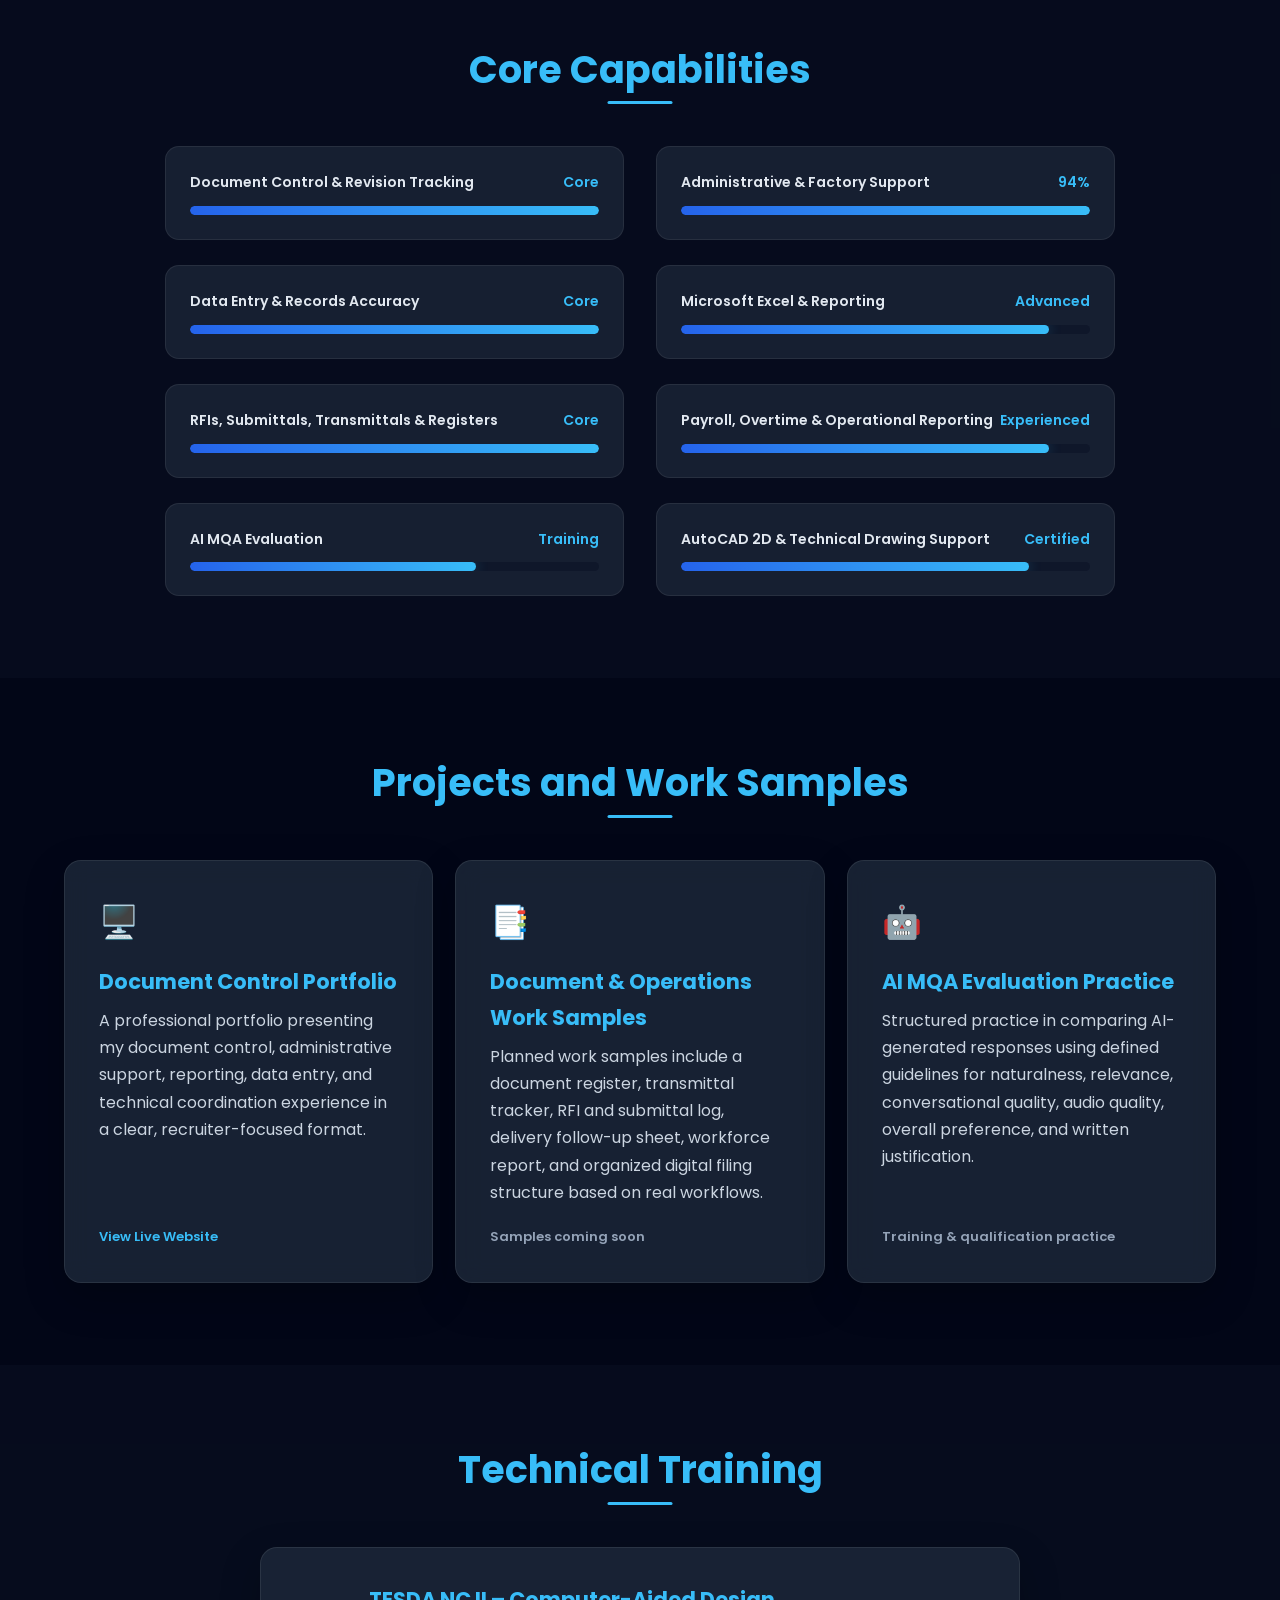
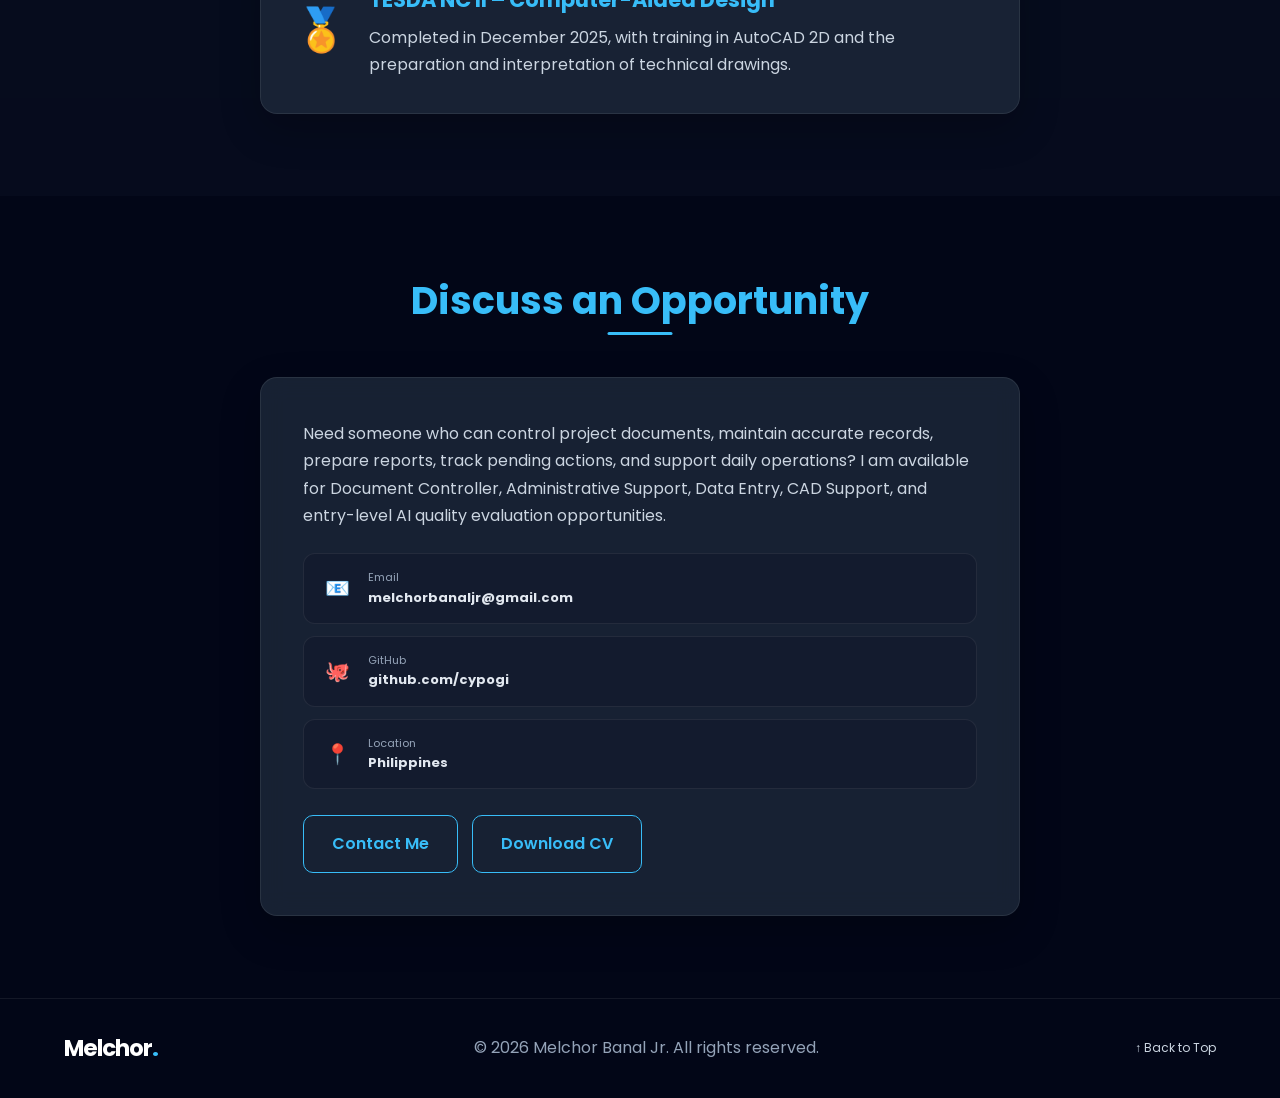
<file: index_revised.html>
<!DOCTYPE html>
<html lang="en">

<head>

<meta charset="UTF-8">

<meta name="viewport"
      content="width=device-width, initial-scale=1.0">

<title>
Melchor Banal Jr. | Document Controller / CAD Support | Administrative & Factory Support | AI Quality Evaluation
</title>

<meta name="description"
content="Professional portfolio of Melchor Banal Jr., a Document Controller / CAD Support and Administrative & Factory Support professional with 7+ years of international experience in project documentation, technical records, reporting, data entry, factory operations, and AI quality evaluation practice.">

<link rel="preconnect"
href="https://fonts.googleapis.com">

<link rel="preconnect"
href="https://fonts.gstatic.com"
crossorigin>

<link href="https://fonts.googleapis.com/css2?family=Poppins:wght@300;400;500;600;700;800&display=swap"
rel="stylesheet">

<link rel="stylesheet"
href="style.css">

<script defer
src="script.js"></script>

</head>

<body>

<!-- ========================================= -->

<!-- NAVIGATION -->

<!-- ========================================= -->

<nav>

<div class="container nav-container">

<a href="#"

class="logo">

Melchor<span>.</span>

</a>

<ul>

<li>

<a href="#about">

About

</a>

</li>

<li>

<a href="#experience">

Experience

</a>

</li>

<li>

<a href="#skills">

Skills

</a>

</li>

<li>

<a href="#projects">

Projects

</a>

</li>

<li>

<a href="#contact">

Contact

</a>

</li>

</ul>

</div>

</nav>

<!-- ========================================= -->

<!-- HERO -->

<!-- ========================================= -->

<header class="hero-section">

<div class="hero-decoration hero-decoration-one"></div>

<div class="hero-decoration hero-decoration-two"></div>

<div class="container hero">

<!-- LEFT -->

<div class="hero-left">

<div class="availability-badge">

<span class="availability-dot"></span>

Available for Remote, Onsite & International Opportunities

</div>

<p class="hero-greeting">

👋 Hello, I'm

</p>

<h1>

Melchor

<span>

Banal Jr.

</span>

</h1>

<h2 id="typing">

</h2>

<p class="hero-description">

I help project and operations teams keep documents, technical records,
reports, and administrative workflows accurate, organized, and easy to track.

With more than 7 years of international experience, I can support document
control, RFIs, technical submittals, transmittals, data entry, reporting,
factory coordination, and daily administrative operations.

</p>

<div class="hero-highlights">

<div class="hero-highlight">

<span class="highlight-icon">

✔

</span>

7+ Years Supporting Project and Operational Teams

</div>

<div class="hero-highlight">

<span class="highlight-icon">

✔

</span>

RFIs, Submittals, Transmittals & Document Registers

</div>

<div class="hero-highlight">

<span class="highlight-icon">

✔

</span>

Document Control, Reporting & Administrative & Factory Support

</div>

<div class="hero-highlight">

<span class="highlight-icon">

✔

</span>

Remote, Onsite & Relocation Ready

</div>

</div>

<div class="hero-buttons">

<a

href="assets/cv.pdf"

download

class="btn">

Download CV

</a>

<a

href="#contact"

class="btn-outline">

Discuss an Opportunity

</a>

</div>

</div>

<!-- RIGHT -->

<div class="hero-right">

<div class="profile-card">

<div class="profile-glow"></div>

<div class="profile-image-wrapper">

<img

src="assets/profile.png"

alt="Melchor Banal Jr.">

</div>

<div class="floating-badge badge-top">

📄 Document & Records Control

</div>

<div class="floating-badge badge-bottom">

💻 Project & Admin Support

</div>

<div class="profile-status">

<span class="availability-dot"></span>

Philippines-Based · Available Internationally

</div>

</div>

</div>

</div>

<a

href="#about"

class="scroll-indicator">

<span>

Scroll Down

</span>

<div class="scroll-mouse">

<div class="scroll-wheel">

</div>

</div>

</a>

</header>

<!-- ========================================= -->

<!-- STATS -->

<!-- ========================================= -->

<section class="stats">

<div class="container stats-grid">

<div>

<h2>

7+

</h2>

<p>

Years Experience

</p>

</div>

<div>

<h2>

100%

</h2>

<p>

Document Control, Reporting & Administrative & Factory Support

</p>

</div>

<div>

<h2>

10+

</h2>

<p>

Building Projects Supported

</p>

</div>

<div>

<h2>

3

</h2>

<p>

Office, Factory & Logistics Environments

</p>

</div>

</div>

</section>

<!-- ========================================= -->

<!-- ABOUT -->

<!-- ========================================= -->

<section id="about">

<div class="container">

<h2 class="section-title">

How I Can Support Your Team

</h2>

<div class="card about-card">

<p>

I support teams that need accurate records, controlled documents,
reliable reports, and consistent follow-up. My experience covers head-office,
factory, project, and cargo operations in Saudi Arabia.

</p>

<p>

If hired, I can maintain document registers, track RFIs and technical
submittals, manage transmittals and revisions, organize as-built files,
prepare reports, update operational records, support procurement documents,
and coordinate information between engineers, supervisors, management,
suppliers, and office teams. I am also building practical experience in
AI MQA evaluation through structured training and practice.

</p>

<div class="about-details">

<div class="about-detail">

<span>Location</span>

<strong>Philippines</strong>

</div>

<div class="about-detail">

<span>Languages</span>

<strong>Tagalog and English</strong>

</div>

<div class="about-detail">

<span>Work Setup</span>

<strong>Document Control, Reporting & Administrative & Factory Support</strong>

</div>

<div class="about-detail">

<span>Availability</span>

<strong>Remote · Onsite · International Relocation</strong>

</div>

</div>

</div>

</div>

</section>

<!-- ========================================= -->

<!-- EXPERIENCE -->

<!-- ========================================= -->

<section id="experience">

<div class="container">

<h2 class="section-title">

What I Have Delivered

</h2>

<div class="experience-grid">

<div class="card experience-card">

<div class="experience-icon">

📁

</div>

<h3>

Document Controller / CAD Support

</h3>

<h4>

Aluminum Developers, Saudi Arabia | 2016–2023

</h4>

<p>

Managed project and factory documentation across aluminum, glass,
and façade work, helping teams keep technical records controlled,
current, traceable, and ready for retrieval.

</p>

<ul>

<li>Controlled document numbering, filing, distribution, retrieval, and revisions</li>

<li>Processed RFIs, technical submittals, drawing logs, and transmittals</li>

<li>Organized as-built drawings and final handover documentation</li>

<li>Coordinated updates with engineers, supervisors, management, and project teams</li>

</ul>

</div>

<div class="card experience-card">

<div class="experience-icon">

🗂️

</div>

<h3>

Administrative & Factory Support

</h3>

<h4>

Aluminum Developers – Factory Operations, Riyadh

</h4>

<p>

Supported daily factory administration, procurement documentation,
glass ordering, delivery monitoring, workforce records, and coordination
between operations and head office.

</p>

<ul>

<li>Prepared attendance, overtime, and monthly payroll reports</li>

<li>Coordinated daily glass orders and monitored supplier deliveries</li>

<li>Maintained technical, procurement, production, and project records</li>

<li>Supported engineers and management with timely documentation and follow-up</li>

</ul>

</div>

<div class="card experience-card">

<div class="experience-icon">

📊

</div>

<h3>

Data Entry & Cargo Documentation

</h3>

<h4>

Skyfreight, Riyadh | 2019–2020

</h4>

<p>

Entered shipment details into the company system, verified customer
documents, prepared cargo labels, and maintained accurate shipment records
for daily logistics operations.

</p>

<ul>

<li>Entered and updated shipment information accurately</li>

<li>Prepared and labeled cargo boxes for processing</li>

<li>Maintained shipment records using Microsoft Excel</li>

<li>Assisted customers during cargo drop-off and document verification</li>

</ul>

</div>

</div>

</div>

</section>

<!-- ========================================= -->

<!-- SKILLS -->

<!-- ========================================= -->

<section id="skills">

<div class="container">

<h2 class="section-title">

Core Capabilities

</h2>

<div class="skills-grid">

<div class="skill">

<div class="skill-title">

<span>Document Control & Revision Tracking</span>

<span>Core</span>

</div>

<div class="bar">

<div class="fill" style="width:100%;"></div>

</div>

</div>

<div class="skill">

<div class="skill-title">

<span>Administrative & Factory Support</span>

<span>94%</span>

</div>

<div class="bar">

<div class="fill" style="width:100%;"></div>

</div>

</div>

<div class="skill">

<div class="skill-title">

<span>Data Entry & Records Accuracy</span>

<span>Core</span>

</div>

<div class="bar">

<div class="fill" style="width:100%;"></div>

</div>

</div>

<div class="skill">

<div class="skill-title">

<span>Microsoft Excel & Reporting</span>

<span>Advanced</span>

</div>

<div class="bar">

<div class="fill" style="width:90%;"></div>

</div>

</div>

<div class="skill">

<div class="skill-title">

<span>RFIs, Submittals, Transmittals & Registers</span>

<span>Core</span>

</div>

<div class="bar">

<div class="fill" style="width:100%;"></div>

</div>

</div>

<div class="skill">

<div class="skill-title">

<span>Payroll, Overtime & Operational Reporting</span>

<span>Experienced</span>

</div>

<div class="bar">

<div class="fill" style="width:90%;"></div>

</div>

</div>

<div class="skill">

<div class="skill-title">

<span>AI MQA Evaluation</span>

<span>Training</span>

</div>

<div class="bar">

<div class="fill" style="width:70%;"></div>

</div>

</div>

<div class="skill">

<div class="skill-title">

<span>AutoCAD 2D & Technical Drawing Support</span>

<span>Certified</span>

</div>

<div class="bar">

<div class="fill" style="width:85%;"></div>

</div>

</div>

</div>

</div>

</section>

<!-- ========================================= -->

<!-- PROJECTS -->

<!-- ========================================= -->

<section id="projects">

<div class="container">

<h2 class="section-title">

Projects and Work Samples

</h2>

<div class="experience-grid">

<div class="card project-card">

<div class="project-icon">

🖥️

</div>

<h3>

Document Control Portfolio

</h3>

<p>

A professional portfolio presenting my document control,
administrative support, reporting, data entry, and technical coordination
experience in a clear, recruiter-focused format.

</p>

<a href="https://cypogi.github.io"
   target="_blank"
   rel="noopener noreferrer"
   class="project-link">

View Live Website

</a>

</div>

<div class="card project-card">

<div class="project-icon">

📑

</div>

<h3>

Document & Operations Work Samples

</h3>

<p>

Planned work samples include a document register, transmittal tracker,
RFI and submittal log, delivery follow-up sheet, workforce report,
and organized digital filing structure based on real workflows.

</p>

<span class="project-status">

Samples coming soon

</span>

</div>

<div class="card project-card">

<div class="project-icon">

🤖

</div>

<h3>

AI MQA Evaluation Practice

</h3>

<p>

Structured practice in comparing AI-generated responses using defined
guidelines for naturalness, relevance, conversational quality, audio quality,
overall preference, and written justification.

</p>

<span class="project-status">

Training & qualification practice

</span>

</div>

</div>

</div>

</section>

<!-- ========================================= -->

<!-- CERTIFICATION -->

<!-- ========================================= -->

<section id="certifications">

<div class="container">

<h2 class="section-title">

Technical Training

</h2>

<div class="card certification-card">

<div class="certification-icon">

🏅

</div>

<div>

<h3>

TESDA NC II – Computer-Aided Design

</h3>

<p>

Completed in December 2025, with training in AutoCAD 2D and the
preparation and interpretation of technical drawings.

</p>

</div>

</div>

</div>

</section>

<!-- ========================================= -->

<!-- CONTACT -->

<!-- ========================================= -->

<section id="contact">

<div class="container">

<h2 class="section-title">

Discuss an Opportunity

</h2>

<div class="card contact-card">

<p class="contact-intro">

Need someone who can control project documents, maintain accurate records,
prepare reports, track pending actions, and support daily operations?
I am available for Document Controller, Administrative Support, Data Entry,
CAD Support, and entry-level AI quality evaluation opportunities.

</p>

<div class="contact-list">

<a href="mailto:melchorbanaljr@gmail.com"
   class="contact-item">

<span class="contact-icon">

📧

</span>

<div>

<small>Email</small>

<strong>melchorbanaljr@gmail.com</strong>

</div>

</a>

<a href="https://github.com/cypogi"
   target="_blank"
   rel="noopener noreferrer"
   class="contact-item">

<span class="contact-icon">

🐙

</span>

<div>

<small>GitHub</small>

<strong>github.com/cypogi</strong>

</div>

</a>

<div class="contact-item">

<span class="contact-icon">

📍

</span>

<div>

<small>Location</small>

<strong>Philippines</strong>

</div>

</div>

</div>

<div class="contact-buttons">

<a href="mailto:melchorbanaljr@gmail.com"
   class="btn">

Contact Me

</a>

<a href="assets/cv.pdf"
   download="Melchor-Banal-Jr-CV.pdf"
   class="btn-outline">

Download CV

</a>

</div>

</div>

</div>

</section>

<!-- ========================================= -->

<!-- FOOTER -->

<!-- ========================================= -->

<footer>

<div class="container footer-content">

<a href="#" class="logo">

Melchor<span>.</span>

</a>

<p>

© 2026 Melchor Banal Jr. All rights reserved.

</p>

<a href="#"
   class="back-to-top"
   aria-label="Back to top">

↑ Back to Top

</a>

</div>

</footer>

</body>

</html>
</file>
<file: style.css>
/* ===================================
   MELCHOR PORTFOLIO V4 
=================================== */

@import url('https://fonts.googleapis.com/css2?family=Poppins:wght@300;400;500;600;700;800&display=swap');

/* ===========================
RESET
=========================== */

*{
    margin:0;
    padding:0;
    box-sizing:border-box;
}

html{
    scroll-behavior:smooth;
    scroll-padding-top:90px;
}

body{
    font-family:'Poppins',sans-serif;
    background:#020617;
    color:#ffffff;
    line-height:1.7;
    overflow-x:hidden;
}

.container{
    width:90%;
    max-width:1200px;
    margin:auto;
}

a{
    color:inherit;
    text-decoration:none;
}

img{
    max-width:100%;
}

/* ===========================
NAVBAR
=========================== */

nav{
    position:fixed;
    top:0;
    left:0;
    width:100%;
    z-index:999;
    background:rgba(2,6,23,.92);
    border-bottom:1px solid rgba(255,255,255,.08);
    backdrop-filter:blur(14px);
    -webkit-backdrop-filter:blur(14px);
}

.nav-container{
    display:flex;
    align-items:center;
    justify-content:space-between;
    min-height:70px;
}

.logo{
    font-size:28px;
    font-weight:700;
    letter-spacing:-1px;
}

.logo span{
    color:#38bdf8;
}

nav ul{
    display:flex;
    align-items:center;
    gap:30px;
    list-style:none;
}

nav ul li a{
    position:relative;
    color:#e2e8f0;
    font-size:14px;
    transition:.3s;
}

nav ul li a::after{
    content:"";
    position:absolute;
    left:0;
    bottom:-7px;
    width:0;
    height:2px;
    border-radius:10px;
    background:#38bdf8;
    transition:.3s;
}

nav ul li a:hover,
nav ul li a.active{
    color:#38bdf8;
}

nav ul li a:hover::after,
nav ul li a.active::after{
    width:100%;
}

/* ===========================
BUTTONS
=========================== */

.btn,
.btn-outline{
    display:inline-flex;
    align-items:center;
    justify-content:center;
    min-width:145px;
    padding:14px 28px;
    border:2px solid #38bdf8;
    border-radius:10px;
    font-weight:600;
    transition:.35s;
}

.btn{
    color:#ffffff;
    background:linear-gradient(135deg,#38bdf8,#0ea5e9);
    box-shadow:0 12px 28px rgba(56,189,248,.28);
}

.btn:hover{
    color:#075985;
    background:#ffffff;
    border-color:#ffffff;
    transform:translateY(-4px);
    box-shadow:0 18px 38px rgba(56,189,248,.42);
}

.btn-outline{
    color:#ffffff;
    background:rgba(255,255,255,.02);
}

.btn-outline:hover{
    background:#38bdf8;
    transform:translateY(-4px);
    box-shadow:0 16px 35px rgba(56,189,248,.30);
}

/* ===========================
HERO SECTION V4
=========================== */

.hero-section{
    position:relative;
    display:flex;
    align-items:center;
    min-height:100vh;
    overflow:hidden;
    padding:145px 0 110px;
    background:
        radial-gradient(circle at 15% 25%,rgba(37,99,235,.52),transparent 35%),
        radial-gradient(circle at 85% 45%,rgba(56,189,248,.18),transparent 32%),
        linear-gradient(135deg,#1d4ed8 0%,#172554 43%,#020617 100%);
}

.hero-decoration{
    position:absolute;
    border-radius:50%;
    pointer-events:none;
}

.hero-decoration-one{
    width:430px;
    height:430px;
    top:-180px;
    right:-130px;
    background:rgba(56,189,248,.09);
    filter:blur(5px);
    animation:decorationFloat 9s ease-in-out infinite;
}

.hero-decoration-two{
    width:320px;
    height:320px;
    bottom:-180px;
    left:-100px;
    background:rgba(37,99,235,.14);
    animation:decorationFloat 11s ease-in-out infinite reverse;
}

@keyframes decorationFloat{
    0%,100%{
        transform:translate(0,0);
    }
    50%{
        transform:translate(15px,-20px);
    }
}

.hero-section .hero{
    position:relative;
    z-index:5;
    display:grid;
    grid-template-columns:minmax(0,1.15fr) minmax(320px,.85fr);
    gap:85px;
    align-items:center;
}

.hero-left{
    max-width:720px;
}

.availability-badge{
    display:inline-flex;
    align-items:center;
    gap:9px;
    margin-bottom:23px;
    padding:8px 14px;
    color:#dbeafe;
    font-size:13px;
    font-weight:500;
    border:1px solid rgba(255,255,255,.13);
    border-radius:30px;
    background:rgba(255,255,255,.07);
    backdrop-filter:blur(12px);
    -webkit-backdrop-filter:blur(12px);
}

.availability-dot{
    width:9px;
    height:9px;
    flex-shrink:0;
    border-radius:50%;
    background:#22c55e;
    box-shadow:0 0 0 5px rgba(34,197,94,.13);
    animation:statusPulse 2s infinite;
}

@keyframes statusPulse{
    0%,100%{
        box-shadow:0 0 0 5px rgba(34,197,94,.13);
    }
    50%{
        box-shadow:0 0 0 9px rgba(34,197,94,.04);
    }
}

.hero-greeting{
    margin-bottom:8px;
    color:#bfdbfe;
    font-size:21px;
    font-weight:600;
}

.hero-section .hero h1{
    margin:0 0 14px;
    color:#ffffff;
    font-size:68px;
    line-height:1.04;
    letter-spacing:-3px;
}

.hero-section .hero h1 span{
    display:block;
    color:#38bdf8;
    text-shadow:0 0 28px rgba(56,189,248,.22);
}

.hero-section .hero h2{
    min-height:46px;
    margin-bottom:21px;
    color:#e0f2fe;
    font-size:27px;
    font-weight:600;
}

.hero-description{
    max-width:680px;
    margin-bottom:26px;
    color:#cbd5e1;
    font-size:16px;
    line-height:1.85;
}

.hero-highlights{
    display:flex;
    flex-wrap:wrap;
    gap:11px;
    margin-bottom:32px;
}

.hero-highlight{
    display:flex;
    align-items:center;
    gap:7px;
    padding:8px 12px;
    color:#e2e8f0;
    font-size:12px;
    border:1px solid rgba(255,255,255,.09);
    border-radius:8px;
    background:rgba(15,23,42,.34);
}

.highlight-icon{
    color:#38bdf8;
    font-weight:800;
}

.hero-buttons{
    display:flex;
    flex-wrap:wrap;
    gap:16px;
}

/* ===========================
PROFILE CARD
=========================== */

.hero-right{
    display:flex;
    align-items:center;
    justify-content:center;
}

.profile-card{
    position:relative;
    width:390px;
    min-height:500px;
    display:flex;
    flex-direction:column;
    align-items:center;
    justify-content:center;
    padding:42px 28px 30px;
    text-align:center;
    border:1px solid rgba(255,255,255,.14);
    border-radius:30px;
    background:linear-gradient(145deg,rgba(255,255,255,.12),rgba(255,255,255,.035));
    box-shadow:
        0 30px 80px rgba(0,0,0,.38),
        inset 0 1px 0 rgba(255,255,255,.13);
    backdrop-filter:blur(18px);
    -webkit-backdrop-filter:blur(18px);
}

.profile-glow{
    position:absolute;
    width:270px;
    height:270px;
    border-radius:50%;
    background:#38bdf8;
    opacity:.14;
    filter:blur(42px);
    animation:profileGlow 4s ease-in-out infinite;
}

@keyframes profileGlow{
    0%,100%{
        opacity:.11;
        transform:scale(.95);
    }
    50%{
        opacity:.20;
        transform:scale(1.06);
    }
}

.profile-image-wrapper{
    position:relative;
    z-index:3;
    width:285px;
    height:285px;
    overflow:hidden;
    border:7px solid #38bdf8;
    border-radius:50%;
    background:#0f172a;
    box-shadow:
        0 22px 55px rgba(0,0,0,.43),
        0 0 35px rgba(56,189,248,.25);
    animation:profileFloatV4 5s ease-in-out infinite;
}

.profile-image-wrapper img{
    width:100%;
    height:100%;
    display:block;
    object-fit:cover;
    object-position:center 42%;
    border:0;
    border-radius:0;
    box-shadow:none;
    animation:none;
}

@keyframes profileFloatV4{
    0%,100%{
        transform:translateY(0);
    }
    50%{
        transform:translateY(-9px);
    }
}

/* Centered details under the photo */

.floating-badge{
    position:relative;
    z-index:6;
    left:auto;
    right:auto;
    top:auto;
    bottom:auto;
    width:max-content;
    max-width:100%;
    display:flex;
    align-items:center;
    justify-content:center;
    gap:8px;
    margin-top:11px;
    padding:9px 14px;
    color:#e2e8f0;
    font-size:11px;
    font-weight:600;
    text-align:center;
    border:1px solid rgba(255,255,255,.13);
    border-radius:12px;
    background:rgba(15,23,42,.78);
    box-shadow:0 12px 26px rgba(0,0,0,.22);
    transform:none;
    animation:none;
    backdrop-filter:blur(12px);
    -webkit-backdrop-filter:blur(12px);
}

.badge-top{
    margin-top:25px;
}

.badge-bottom{
    margin-top:9px;
}

.profile-status{
    position:relative;
    z-index:6;
    width:100%;
    display:flex;
    align-items:center;
    justify-content:center;
    gap:9px;
    margin-top:14px;
    padding:9px 15px;
    color:#cbd5e1;
    font-size:12px;
    text-align:center;
    border-radius:30px;
    background:rgba(2,6,23,.45);
}

/* ===========================
SCROLL INDICATOR
=========================== */

.scroll-indicator{
    position:absolute;
    z-index:7;
    left:50%;
    bottom:22px;
    display:flex;
    flex-direction:column;
    align-items:center;
    gap:7px;
    color:#94a3b8;
    font-size:10px;
    letter-spacing:1.5px;
    text-align:center;
    text-transform:uppercase;
    transform:translateX(-50%);
}

.scroll-mouse{
    width:22px;
    height:35px;
    display:flex;
    justify-content:center;
    padding-top:6px;
    border:2px solid rgba(255,255,255,.40);
    border-radius:20px;
}

.scroll-wheel{
    width:3px;
    height:7px;
    border-radius:5px;
    background:#38bdf8;
    animation:scrollWheel 1.8s infinite;
}

@keyframes scrollWheel{
    0%{
        opacity:0;
        transform:translateY(0);
    }
    35%{
        opacity:1;
    }
    100%{
        opacity:0;
        transform:translateY(12px);
    }
}

/* ===========================
STATS
=========================== */

.stats{
    padding:56px 0;
    background:#071022;
}

.stats-grid{
    display:grid;
    grid-template-columns:repeat(4,1fr);
    gap:20px;
}

.stats-grid > div{
    position:relative;
    overflow:hidden;
    padding:34px 22px;
    text-align:center;
    border:1px solid rgba(255,255,255,.07);
    border-radius:16px;
    background:linear-gradient(145deg,rgba(30,41,59,.94),rgba(15,23,42,.95));
    box-shadow:0 14px 32px rgba(0,0,0,.18);
    transition:.35s;
}

.stats-grid > div::before{
    content:"";
    position:absolute;
    top:0;
    left:50%;
    width:55px;
    height:3px;
    border-radius:10px;
    background:#38bdf8;
    transform:translateX(-50%);
}

.stats-grid > div:hover{
    border-color:rgba(56,189,248,.32);
    transform:translateY(-8px);
    box-shadow:0 20px 40px rgba(0,0,0,.30);
}

.stats-grid h2{
    color:#38bdf8;
    font-size:43px;
    line-height:1.2;
}

.stats-grid p{
    margin-top:9px;
    color:#cbd5e1;
    font-size:14px;
}

/* ===========================
GENERAL SECTIONS
=========================== */

section{
    padding:82px 0;
}

section:nth-of-type(even){
    background:rgba(15,23,42,.35);
}

.section-title{
    position:relative;
    margin-bottom:42px;
    padding-bottom:12px;
    color:#38bdf8;
    font-size:38px;
    line-height:1.2;
    text-align:center;
}

.section-title::after{
    content:"";
    position:absolute;
    bottom:0;
    left:50%;
    width:65px;
    height:3px;
    border-radius:10px;
    background:#38bdf8;
    transform:translateX(-50%);
}

/* ===========================
CARDS
=========================== */

.card{
    padding:34px;
    border:1px solid rgba(255,255,255,.08);
    border-radius:17px;
    background:rgba(30,41,59,.78);
    box-shadow:0 15px 40px rgba(0,0,0,.22);
    backdrop-filter:blur(12px);
    -webkit-backdrop-filter:blur(12px);
    transition:.35s;
}

.card:hover{
    border-color:rgba(56,189,248,.28);
    transform:translateY(-8px);
    box-shadow:
        0 22px 48px rgba(0,0,0,.35),
        0 0 24px rgba(56,189,248,.08);
}

.card h3{
    margin-bottom:7px;
    color:#38bdf8;
    font-size:21px;
}

.card h4{
    margin-bottom:16px;
    color:#94a3b8;
    font-weight:500;
}

.card p{
    color:#cbd5e1;
}

/* ===========================
ABOUT
=========================== */

.about-card{
    max-width:950px;
    margin:auto;
}

.about-card > p + p{
    margin-top:16px;
}

.about-details{
    display:grid;
    grid-template-columns:repeat(4,1fr);
    gap:14px;
    margin-top:28px;
}

.about-detail{
    padding:15px;
    text-align:center;
    border:1px solid rgba(255,255,255,.07);
    border-radius:12px;
    background:rgba(15,23,42,.45);
}

.about-detail span,
.about-detail strong{
    display:block;
}

.about-detail span{
    margin-bottom:4px;
    color:#94a3b8;
    font-size:11px;
}

.about-detail strong{
    color:#e2e8f0;
    font-size:13px;
}

/* ===========================
EXPERIENCE AND PROJECTS
=========================== */

.experience-grid{
    display:grid;
    grid-template-columns:repeat(3,1fr);
    gap:22px;
}

.experience-icon,
.project-icon,
.certification-icon{
    margin-bottom:15px;
    font-size:32px;
}

.experience-card ul{
    margin-top:18px;
    padding-left:20px;
    color:#cbd5e1;
}

.experience-card li{
    margin:7px 0;
}

.project-card{
    display:flex;
    flex-direction:column;
    min-height:285px;
}

.project-card p{
    flex:1;
}

.project-link,
.project-status{
    display:inline-flex;
    width:max-content;
    margin-top:20px;
    color:#38bdf8;
    font-size:13px;
    font-weight:600;
}

.project-link:hover{
    text-decoration:underline;
}

.project-status{
    color:#94a3b8;
}

/* ===========================
SKILLS
=========================== */

.skills-grid{
    display:grid;
    grid-template-columns:repeat(2,1fr);
    gap:25px 32px;
    max-width:950px;
    margin:auto;
}

.skill{
    padding:24px;
    border:1px solid rgba(255,255,255,.07);
    border-radius:14px;
    background:rgba(30,41,59,.70);
    transition:.3s;
}

.skill:hover{
    border-color:rgba(56,189,248,.28);
    transform:translateY(-5px);
}

.skill-title{
    display:flex;
    align-items:center;
    justify-content:space-between;
    margin-bottom:11px;
    color:#e2e8f0;
    font-size:14px;
    font-weight:600;
}

.skill-title span:last-child{
    color:#38bdf8;
}

.bar{
    width:100%;
    height:9px;
    overflow:hidden;
    border-radius:30px;
    background:#0f172a;
}

.fill{
    height:100%;
    border-radius:30px;
    background:linear-gradient(90deg,#2563eb,#38bdf8);
    box-shadow:0 0 14px rgba(56,189,248,.30);
    transition:width 1.4s ease;
}

/* ===========================
CERTIFICATION
=========================== */

.certification-card{
    max-width:760px;
    display:flex;
    align-items:center;
    gap:22px;
    margin:auto;
}

.certification-icon{
    flex-shrink:0;
    margin:0;
    font-size:42px;
}

/* ===========================
CONTACT
=========================== */

.contact-card{
    max-width:760px;
    margin:auto;
    padding:42px;
}

.contact-intro{
    margin-bottom:24px;
}

.contact-list{
    display:grid;
    gap:12px;
}

.contact-item{
    display:flex;
    align-items:center;
    gap:14px;
    padding:14px 16px;
    color:#e2e8f0;
    border:1px solid rgba(255,255,255,.07);
    border-radius:12px;
    background:rgba(15,23,42,.42);
    transition:.3s;
}

a.contact-item:hover{
    color:#ffffff;
    border-color:rgba(56,189,248,.30);
    background:rgba(56,189,248,.07);
    transform:translateX(4px);
}

.contact-icon{
    width:34px;
    flex-shrink:0;
    text-align:center;
    font-size:20px;
}

.contact-item small,
.contact-item strong{
    display:block;
}

.contact-item small{
    color:#94a3b8;
    font-size:11px;
}

.contact-item strong{
    color:#e2e8f0;
    font-size:13px;
    overflow-wrap:anywhere;
}

.contact-buttons{
    display:flex;
    flex-wrap:wrap;
    gap:14px;
    margin-top:26px;
}

/* Same professional style for both contact buttons */

.contact-buttons .btn,
.contact-buttons .btn-outline{
    color:#38bdf8;
    background:transparent;
    border:1px solid #38bdf8;
    box-shadow:none;
}

.contact-buttons .btn:hover,
.contact-buttons .btn-outline:hover{
    color:#ffffff;
    background:#0ea5e9;
    border-color:#0ea5e9;
    transform:translateY(-3px);
    box-shadow:0 12px 25px rgba(14,165,233,.25);
}

/* ===========================
FOOTER
=========================== */

footer{
    padding:30px 0;
    color:#94a3b8;
    text-align:center;
    border-top:1px solid rgba(255,255,255,.07);
    background:#020617;
}

.footer-content{
    display:flex;
    align-items:center;
    justify-content:space-between;
    gap:20px;
}

footer .logo{
    color:#ffffff;
    font-size:23px;
}

.back-to-top{
    color:#cbd5e1;
    font-size:12px;
    transition:.3s;
}

.back-to-top:hover{
    color:#38bdf8;
}

/* ===========================
SCROLL ANIMATIONS
=========================== */

.hidden{
    opacity:0;
    transform:translateY(35px);
    transition:
        opacity .8s ease,
        transform .8s ease;
}

.show{
    opacity:1;
    transform:translateY(0);
}

/* ===========================
RESPONSIVE — LAPTOP / TABLET
=========================== */

@media(max-width:1050px){

    .hero-section .hero{
        grid-template-columns:1fr 340px;
        gap:45px;
    }

    .hero-section .hero h1{
        font-size:55px;
    }

    .profile-card{
        width:340px;
        min-height:455px;
    }

    .profile-image-wrapper{
        width:245px;
        height:245px;
    }

    .about-details{
        grid-template-columns:repeat(2,1fr);
    }
}

@media(max-width:950px){

    .stats-grid{
        grid-template-columns:repeat(2,1fr);
    }

    .experience-grid{
        grid-template-columns:1fr;
    }
}

@media(max-width:820px){

    .hero-section{
        min-height:auto;
        padding:115px 0 105px;
    }

    .hero-section .hero{
        display:flex;
        flex-direction:column-reverse;
        gap:48px;
        text-align:center;
    }

    .hero-left{
        max-width:680px;
    }

    .availability-badge{
        margin-left:auto;
        margin-right:auto;
    }

    .hero-section .hero h1{
        font-size:49px;
        letter-spacing:-2px;
    }

    .hero-description{
        margin-left:auto;
        margin-right:auto;
    }

    .hero-highlights,
    .hero-buttons{
        justify-content:center;
    }

    .profile-card{
        width:330px;
        min-height:430px;
    }

    .scroll-indicator{
        display:none;
    }

    .footer-content{
        flex-direction:column;
    }
}

/* ===========================
RESPONSIVE — MOBILE
=========================== */

@media(max-width:720px){

    .nav-container{
        min-height:64px;
    }

    nav ul{
        display:none;
    }

    .logo{
        font-size:24px;
    }

    .skills-grid{
        grid-template-columns:1fr;
    }

    .stats-grid{
        grid-template-columns:1fr 1fr;
        gap:14px;
    }

    .stats-grid > div{
        padding:25px 12px;
    }

    .stats-grid h2{
        font-size:33px;
    }

    .stats-grid p{
        font-size:12px;
    }

    .about-details{
        grid-template-columns:1fr;
    }

    section{
        padding:65px 0;
    }

    .section-title{
        font-size:31px;
    }

    .card{
        padding:26px;
    }

    .contact-card{
        padding:28px;
    }

    .certification-card{
        align-items:flex-start;
    }
}

@media(max-width:470px){

    .container{
        width:92%;
    }

    .hero-section{
        padding-top:100px;
    }

    .hero-section .hero h1{
        font-size:40px;
    }

    .hero-section .hero h2{
        font-size:21px;
    }

    .profile-card{
        width:285px;
        min-height:390px;
        padding:30px 18px 24px;
    }

    .profile-image-wrapper{
        width:210px;
        height:210px;
    }

    .floating-badge{
        max-width:245px;
        padding:7px 10px;
        font-size:9px;
    }

    .hero-highlight{
        width:100%;
        justify-content:center;
    }

    .stats-grid{
        grid-template-columns:1fr;
    }

    .btn,
    .btn-outline{
        width:100%;
    }

    .contact-buttons{
        flex-direction:column;
    }

    .contact-buttons .btn,
    .contact-buttons .btn-outline{
        width:100%;
    }
}

/* ===========================
REDUCED MOTION
=========================== */

@media(prefers-reduced-motion:reduce){

    html{
        scroll-behavior:auto;
    }

    *,
    *::before,
    *::after{
        animation-duration:.01ms !important;
        animation-iteration-count:1 !important;
        transition-duration:.01ms !important;
    }
}

/* ===========================
MOUSE GLOW EFFECT
=========================== */

.mouse-glow{
    position:fixed;
    top:0;
    left:0;
    width:360px;
    height:360px;
    z-index:0;
    pointer-events:none;
    border-radius:50%;
    opacity:0;
    background:radial-gradient(
        circle,
        rgba(56,189,248,.14) 0%,
        rgba(37,99,235,.07) 38%,
        transparent 72%
    );
    filter:blur(10px);
    transition:opacity .35s ease;
    will-change:transform;
}

.mouse-glow-visible{
    opacity:1;
}

nav,
header,
section,
footer{
    position:relative;
    z-index:1;
}

/* Walang mouse glow sa phone at tablet */

@media(hover:none), (pointer:coarse){
    .mouse-glow{
        display:none;
    }
}
</file>
